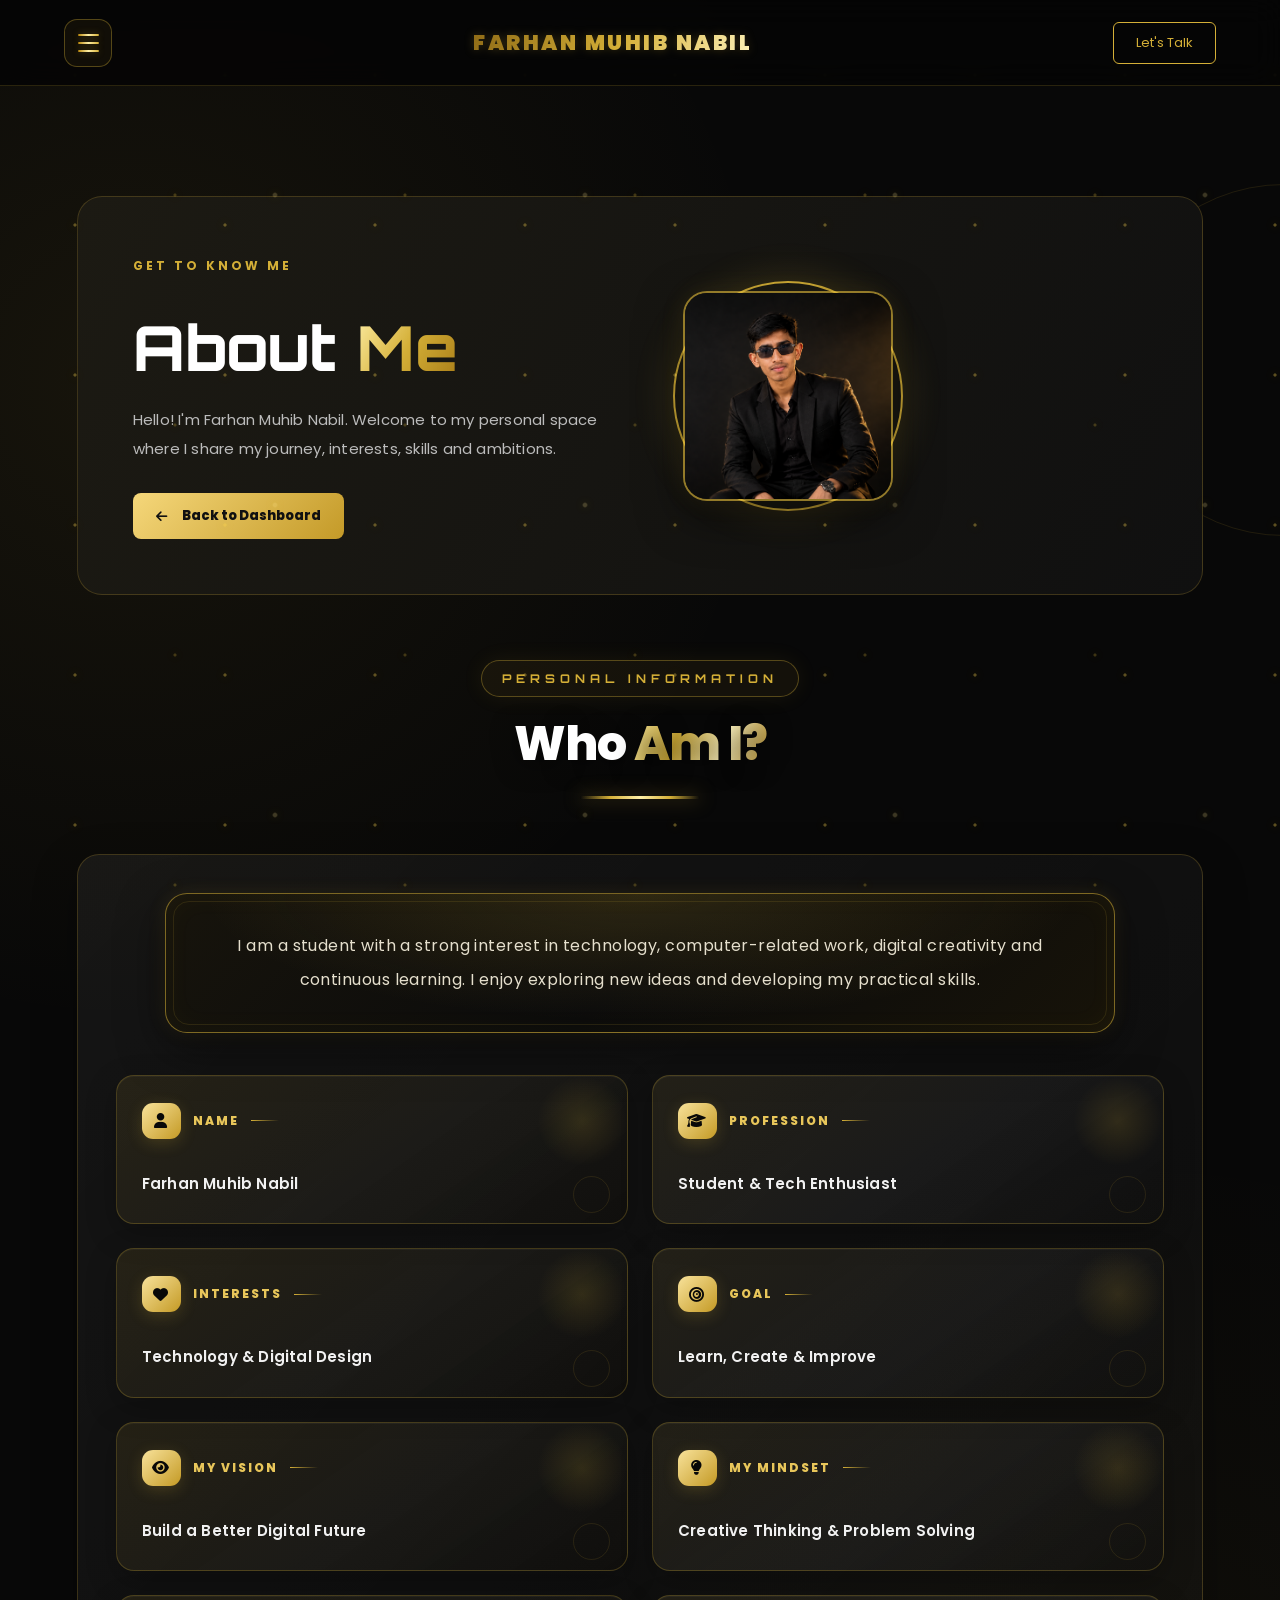
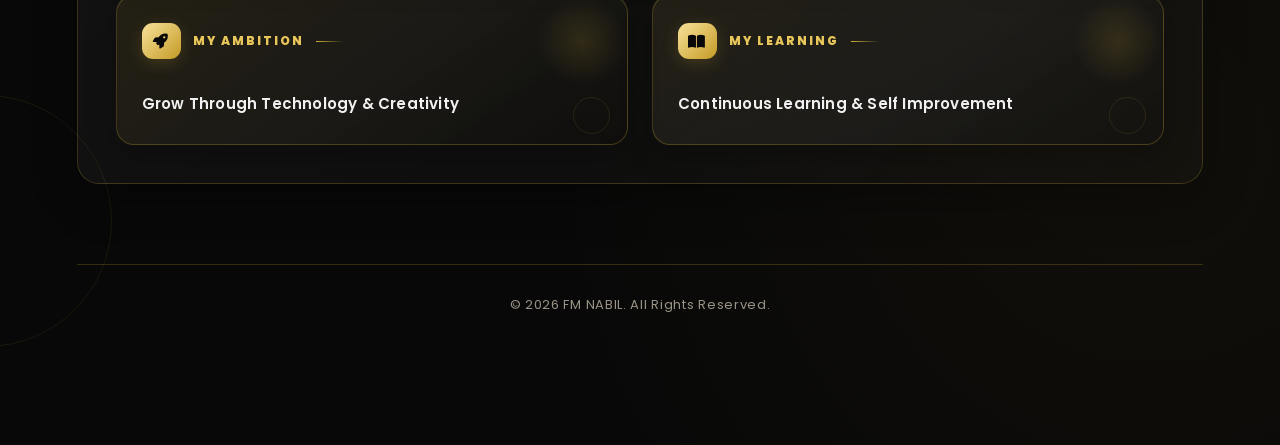
<file: about.html>
<!DOCTYPE html>
<html lang="en">
<head>
    <meta charset="UTF-8">
    <meta name="viewport" content="width=device-width, initial-scale=1.0">
    <title>About | FM NABIL</title>

    <link rel="stylesheet" href="style.css">

    <link rel="stylesheet"
        href="https://cdnjs.cloudflare.com/ajax/libs/font-awesome/6.5.0/css/all.min.css">
    <link rel="icon" type="image/png" href="assets/logo.png">
    </head>

<body>

    <!-- NAVBAR -->
<header class="navbar">
    <div class="nav-container">

        <button class="menu-toggle" id="menuToggle"
            aria-label="Open navigation menu"
            aria-expanded="false" aria-controls="navMenu">
            <span></span><span></span><span></span>
        </button>

        <a href="index.html" class="animated-brand">
            FARHAN MUHIB NABIL
        </a>

        <nav class="nav-links" id="navMenu">
            <a href="index.html"><i class="fa-solid fa-gauge-high"></i><span>Dashboard</span></a>
            <a href="about.html" class="active"><i class="fa-solid fa-user"></i><span>About</span></a>
            <a href="education.html"><i class="fa-solid fa-graduation-cap"></i><span>Education</span></a>
            <a href="skills.html"><i class="fa-solid fa-code"></i><span>Skills</span></a>
            <a href="projects.html"><i class="fa-solid fa-laptop-code"></i><span>Projects</span></a>
            <a href="achievements.html"><i class="fa-solid fa-trophy"></i><span>Achievements</span></a>
            <a href="portfolio.html"><i class="fa-solid fa-briefcase"></i><span>Portfolio</span></a>
            <a href="certificates.html"><i class="fa-solid fa-certificate"></i><span>Certificates</span></a>
            <a href="contact.html"><i class="fa-solid fa-envelope"></i><span>Contact</span></a>
        </nav>

        <a href="contact.html" class="nav-button">Let's Talk</a>
    </div>
</header>

    <!-- ABOUT PAGE -->
    <main class="about-page">

        <section class="about-page-hero">

            <div class="about-page-content">

                <span class="dashboard-tag">
                    GET TO KNOW ME
                </span>

                <h1>
                    About <span>Me</span>
                </h1>

                <p>
                    Hello! I'm Farhan Muhib Nabil.
                    Welcome to my personal space where I share
                    my journey, interests, skills and ambitions.
                </p>

                <a href="index.html" class="dashboard-btn">
                    <i class="fa-solid fa-arrow-left"></i>
                    Back to Dashboard
                </a>

            </div>

            <div class="about-page-image">
                <img src="assets/profile.png"
                    alt="Farhan Muhib Nabil">
            </div>

        </section>

        <section class="about-information">

            <div class="dashboard-section-heading">
                <span>PERSONAL INFORMATION</span>
                <h2>Who <span>Am I?</span></h2>
            </div>

            <div class="about-information-card">

                <p>
                    I am a student with a strong interest in
                    technology, computer-related work,
                    digital creativity and continuous learning.
                    I enjoy exploring new ideas and developing
                    my practical skills.
                </p>


<div class="about-details">

    <!-- CARD 01 -->
    <div>
        <span><i class="fa-solid fa-user"></i> Name</span>
        <strong>Farhan Muhib Nabil</strong>
    </div>

    <!-- CARD 02 -->
    <div>
        <span><i class="fa-solid fa-graduation-cap"></i> Profession</span>
        <strong>Student & Tech Enthusiast</strong>
    </div>

    <!-- CARD 03 -->
    <div>
        <span><i class="fa-solid fa-heart"></i> Interests</span>
        <strong>Technology & Digital Design</strong>
    </div>

    <!-- CARD 04 -->
    <div>
        <span><i class="fa-solid fa-bullseye"></i> Goal</span>
        <strong>Learn, Create & Improve</strong>
    </div>

    <!-- CARD 05 -->
    <div>
        <span><i class="fa-solid fa-eye"></i> My Vision</span>
        <strong>Build a Better Digital Future</strong>
    </div>

    <!-- CARD 06 -->
    <div>
        <span><i class="fa-solid fa-lightbulb"></i> My Mindset</span>
        <strong>Creative Thinking & Problem Solving</strong>
    </div>

    <!-- CARD 07 -->
    <div>
        <span><i class="fa-solid fa-rocket"></i> My Ambition</span>
        <strong>Grow Through Technology & Creativity</strong>
    </div>

    <!-- CARD 08 -->
    <div>
        <span><i class="fa-solid fa-book-open"></i> My Learning</span>
        <strong>Continuous Learning & Self Improvement</strong>
    </div>

</div>

        </section>

        <!-- FOOTER -->
        <footer class="skills-footer">
            <p>
                © 2026 FM NABIL. All Rights Reserved.
            </p>
        </footer>

    </main>

    <script src="script.js"></script>

</body>
</html>
</file>
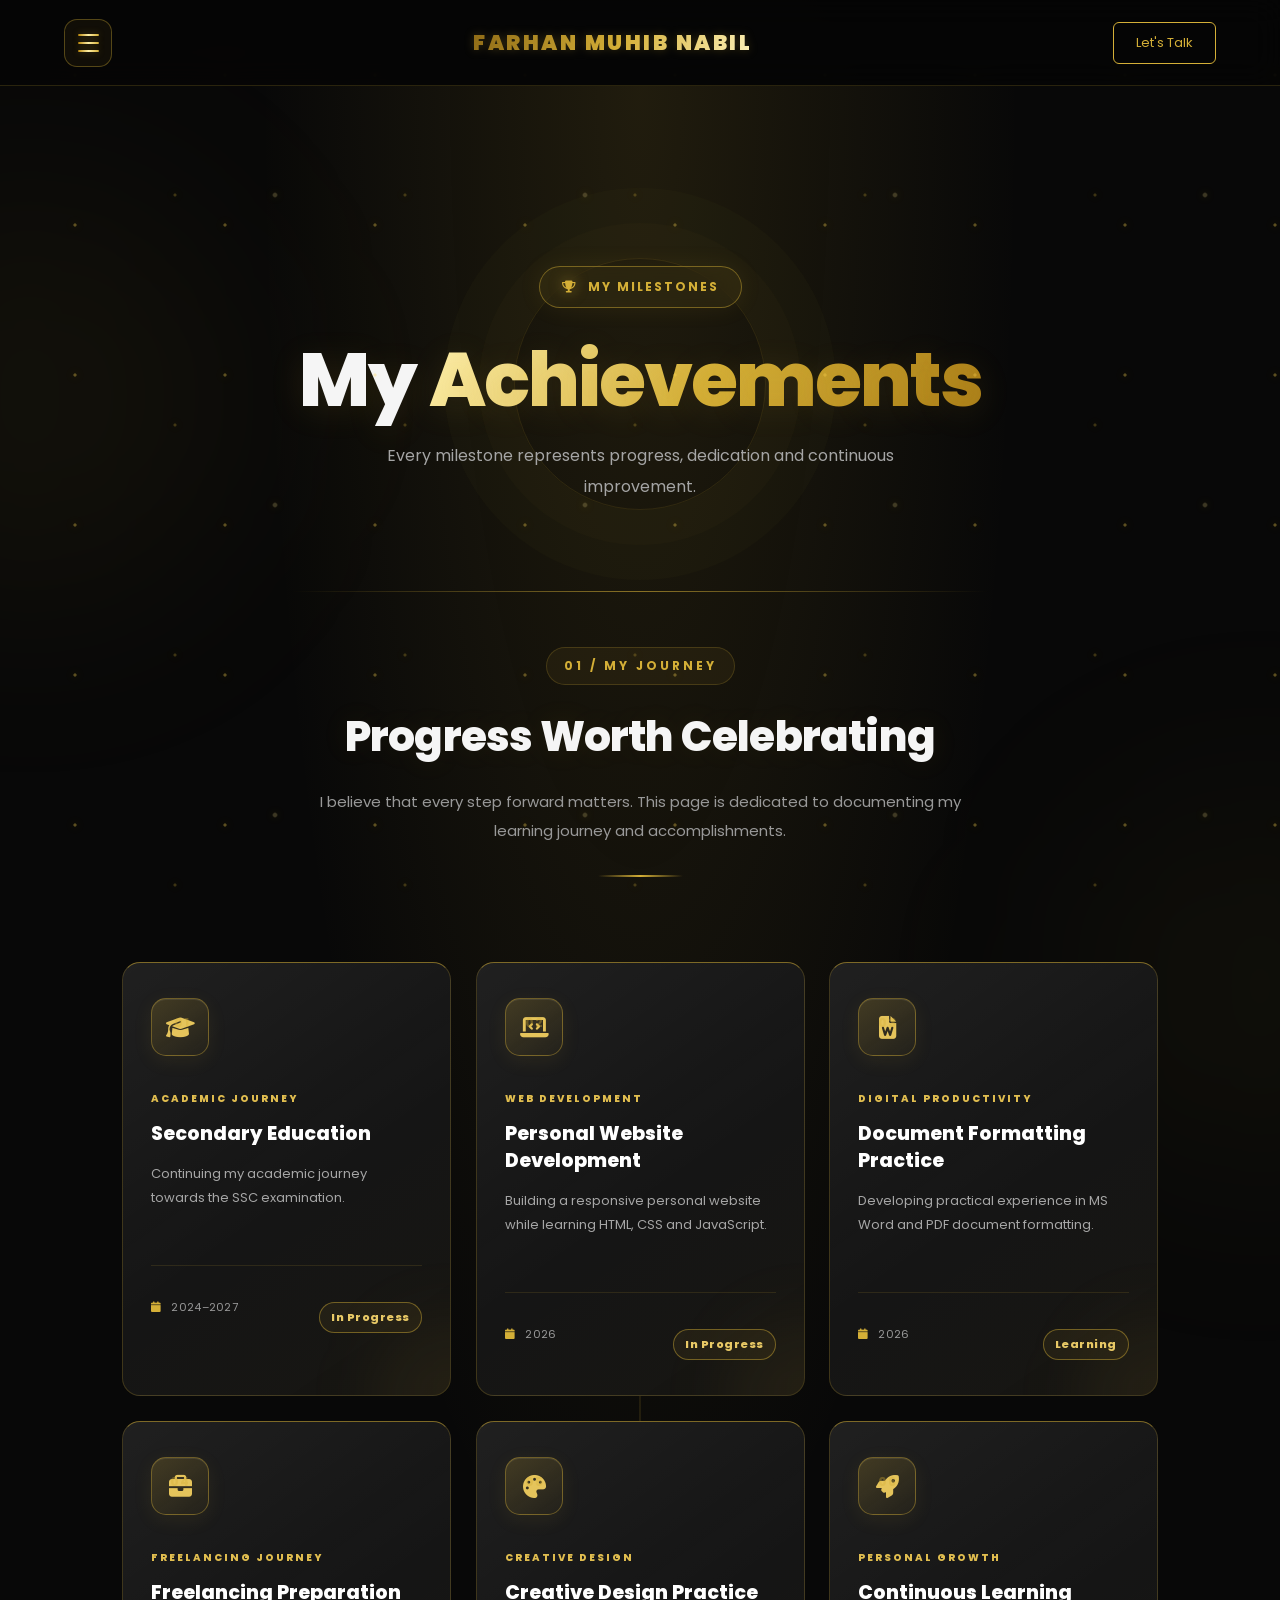
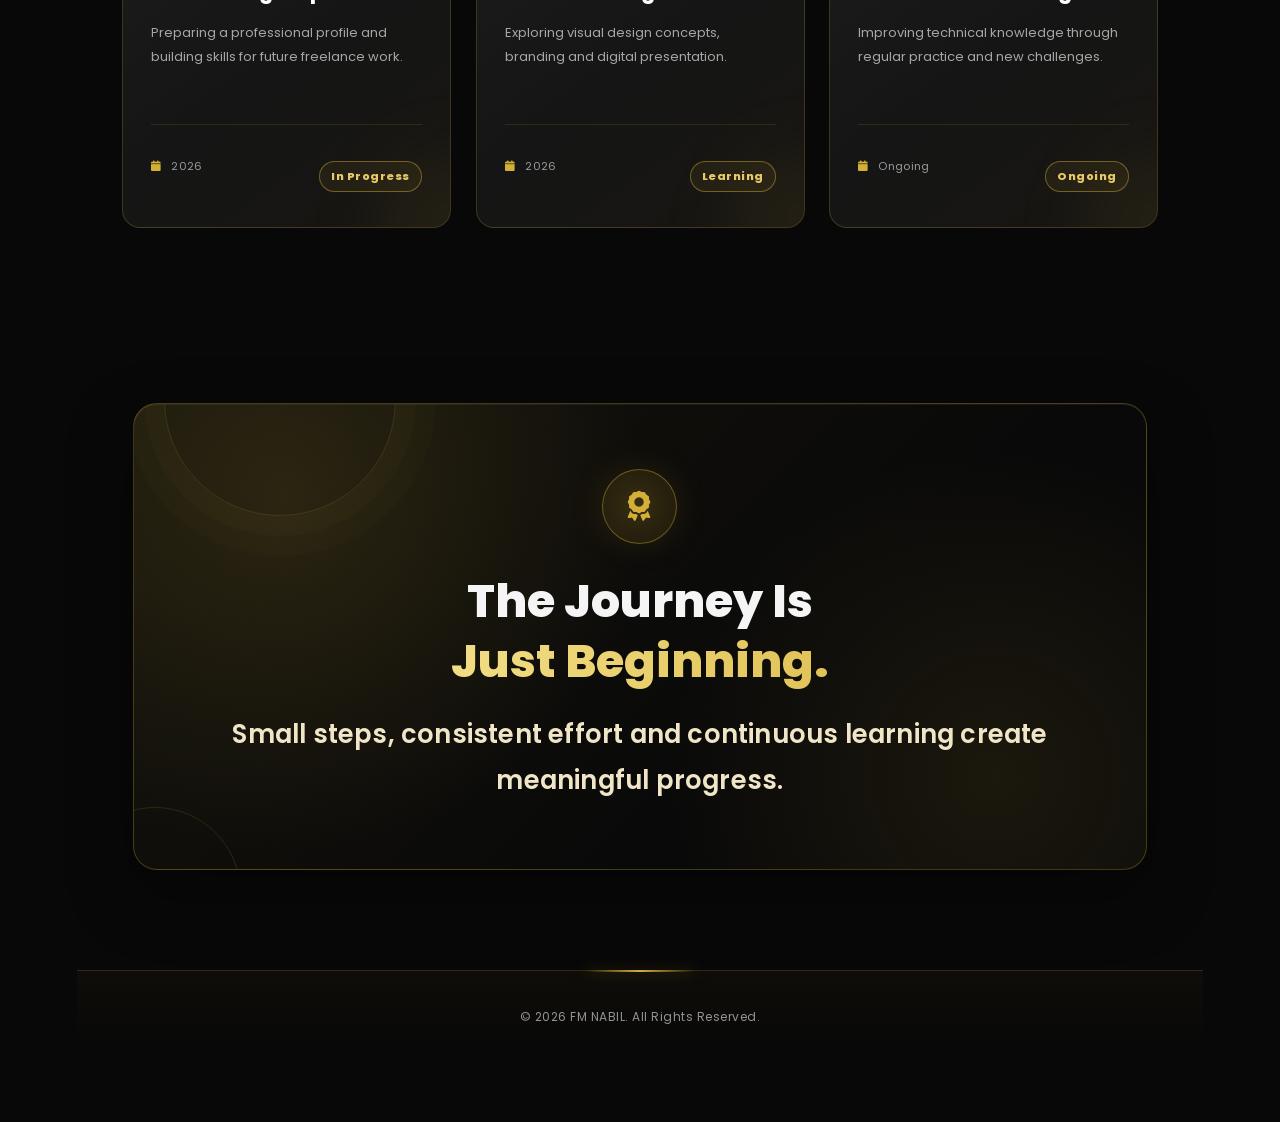
<file: achievements.html>
<!DOCTYPE html>
<html lang="en">
<head>
    <meta charset="UTF-8">
    <meta name="viewport" content="width=device-width, initial-scale=1.0">

    <title>Achievements | FM NABIL</title>

    <link rel="stylesheet" href="style.css">

    <link rel="stylesheet"
        href="https://cdnjs.cloudflare.com/ajax/libs/font-awesome/6.5.0/css/all.min.css">
    <link rel="icon" type="image/png" href="assets/logo.png">
    </head>

<body>

    <!-- NAVBAR -->
    <header class="navbar">
        <div class="nav-container">

            <button class="menu-toggle" id="menuToggle"
                aria-label="Open navigation menu"
                aria-expanded="false">
                <span></span>
                <span></span>
                <span></span>
            </button>

            <a href="index.html" class="animated-brand">
                FARHAN MUHIB NABIL
            </a>


<nav class="nav-links" id="navMenu">

    <a href="index.html">
        <i class="fa-solid fa-gauge-high"></i>
        <span>Dashboard</span>
    </a>

    <a href="about.html">
        <i class="fa-solid fa-user"></i>
        <span>About</span>
    </a>

    <a href="education.html">
        <i class="fa-solid fa-graduation-cap"></i>
        <span>Education</span>
    </a>

    <a href="skills.html" class="active">
        <i class="fa-solid fa-code"></i>
        <span>Skills</span>
    </a>

    <a href="projects.html">
        <i class="fa-solid fa-laptop-code"></i>
        <span>Projects</span>
    </a>

    <a href="achievements.html">
        <i class="fa-solid fa-trophy"></i>
        <span>Achievements</span>
    </a>

    <a href="portfolio.html">
        <i class="fa-solid fa-briefcase"></i>
        <span>Portfolio</span>
    </a>

    <a href="certificates.html">
        <i class="fa-solid fa-certificate"></i>
        <span>Certificates</span>
    </a>

    <a href="contact.html">
        <i class="fa-solid fa-envelope"></i>
        <span>Contact</span>
    </a>

</nav>

            <a href="contact.html" class="nav-button">
                Let's Talk
            </a>

        </div>
    </header>


    <!-- ACHIEVEMENTS PAGE -->
    <main class="achievements-page">

        <!-- HERO -->
        <section class="achievements-hero">

            <span class="achievements-badge">
                <i class="fas fa-trophy"></i>
                MY MILESTONES
            </span>

            <h1>
                My <span>Achievements</span>
            </h1>

            <p>
                Every milestone represents progress,
                dedication and continuous improvement.
            </p>

        </section>


        <!-- INTRO -->
        <section class="achievement-intro">

            <span>01 / MY JOURNEY</span>

            <h2>Progress Worth Celebrating</h2>

            <p>
                I believe that every step forward matters.
                This page is dedicated to documenting my
                learning journey and accomplishments.
            </p>

        </section>


        <!-- ACHIEVEMENT CARDS -->
        <section class="achievements-grid">

            <!-- CARD 1 -->
            <article class="achievement-card">

                <div class="achievement-icon">
                    <i class="fas fa-graduation-cap"></i>
                </div>

                <span class="achievement-category">
                    ACADEMIC JOURNEY
                </span>

                <h3>Secondary Education</h3>

                <p>
                    Continuing my academic journey
                    towards the SSC examination.
                </p>

                <div class="achievement-meta">
                    <span>
                        <i class="fas fa-calendar"></i>
                        2024–2027
                    </span>

                    <span class="achievement-label">
                        In Progress
                    </span>
                </div>

            </article>


            <!-- CARD 2 -->
            <article class="achievement-card">

                <div class="achievement-icon">
                    <i class="fas fa-laptop-code"></i>
                </div>

                <span class="achievement-category">
                    WEB DEVELOPMENT
                </span>

                <h3>Personal Website Development</h3>

                <p>
                    Building a responsive personal website
                    while learning HTML, CSS and JavaScript.
                </p>

                <div class="achievement-meta">
                    <span>
                        <i class="fas fa-calendar"></i>
                        2026
                    </span>

                    <span class="achievement-label">
                        In Progress
                    </span>
                </div>

            </article>


            <!-- CARD 3 -->
            <article class="achievement-card">

                <div class="achievement-icon">
                    <i class="fas fa-file-word"></i>
                </div>

                <span class="achievement-category">
                    DIGITAL PRODUCTIVITY
                </span>

                <h3>Document Formatting Practice</h3>

                <p>
                    Developing practical experience
                    in MS Word and PDF document formatting.
                </p>

                <div class="achievement-meta">
                    <span>
                        <i class="fas fa-calendar"></i>
                        2026
                    </span>

                    <span class="achievement-label">
                        Learning
                    </span>
                </div>

            </article>


            <!-- CARD 4 -->
            <article class="achievement-card">

                <div class="achievement-icon">
                    <i class="fas fa-briefcase"></i>
                </div>

                <span class="achievement-category">
                    FREELANCING JOURNEY
                </span>

                <h3>Freelancing Preparation</h3>

                <p>
                    Preparing a professional profile
                    and building skills for future freelance work.
                </p>

                <div class="achievement-meta">
                    <span>
                        <i class="fas fa-calendar"></i>
                        2026
                    </span>

                    <span class="achievement-label">
                        In Progress
                    </span>
                </div>

            </article>


            <!-- CARD 5 -->
            <article class="achievement-card">

                <div class="achievement-icon">
                    <i class="fas fa-palette"></i>
                </div>

                <span class="achievement-category">
                    CREATIVE DESIGN
                </span>

                <h3>Creative Design Practice</h3>

                <p>
                    Exploring visual design concepts,
                    branding and digital presentation.
                </p>

                <div class="achievement-meta">
                    <span>
                        <i class="fas fa-calendar"></i>
                        2026
                    </span>

                    <span class="achievement-label">
                        Learning
                    </span>
                </div>

            </article>


            <!-- CARD 6 -->
            <article class="achievement-card">

                <div class="achievement-icon">
                    <i class="fas fa-rocket"></i>
                </div>

                <span class="achievement-category">
                    PERSONAL GROWTH
                </span>

                <h3>Continuous Learning</h3>

                <p>
                    Improving technical knowledge
                    through regular practice and new challenges.
                </p>

                <div class="achievement-meta">
                    <span>
                        <i class="fas fa-calendar"></i>
                        Ongoing
                    </span>

                    <span class="achievement-label">
                        Ongoing
                    </span>
                </div>

            </article>

        </section>


        <!-- MOTIVATION SECTION -->
        <section class="achievement-quote">

            <div class="quote-icon">
                <i class="fas fa-award"></i>
            </div>

            <h2>
                The Journey Is
                <span>Just Beginning.</span>
            </h2>

            <p>
                Small steps, consistent effort
                and continuous learning create meaningful progress.
            </p>

        </section>


        <!-- FOOTER -->
        <footer class="achievements-footer">
            <p>© 2026 FM NABIL. All Rights Reserved.</p>
        </footer>

    </main>


    <script src="script.js"></script>

</body>
</html>
</file>
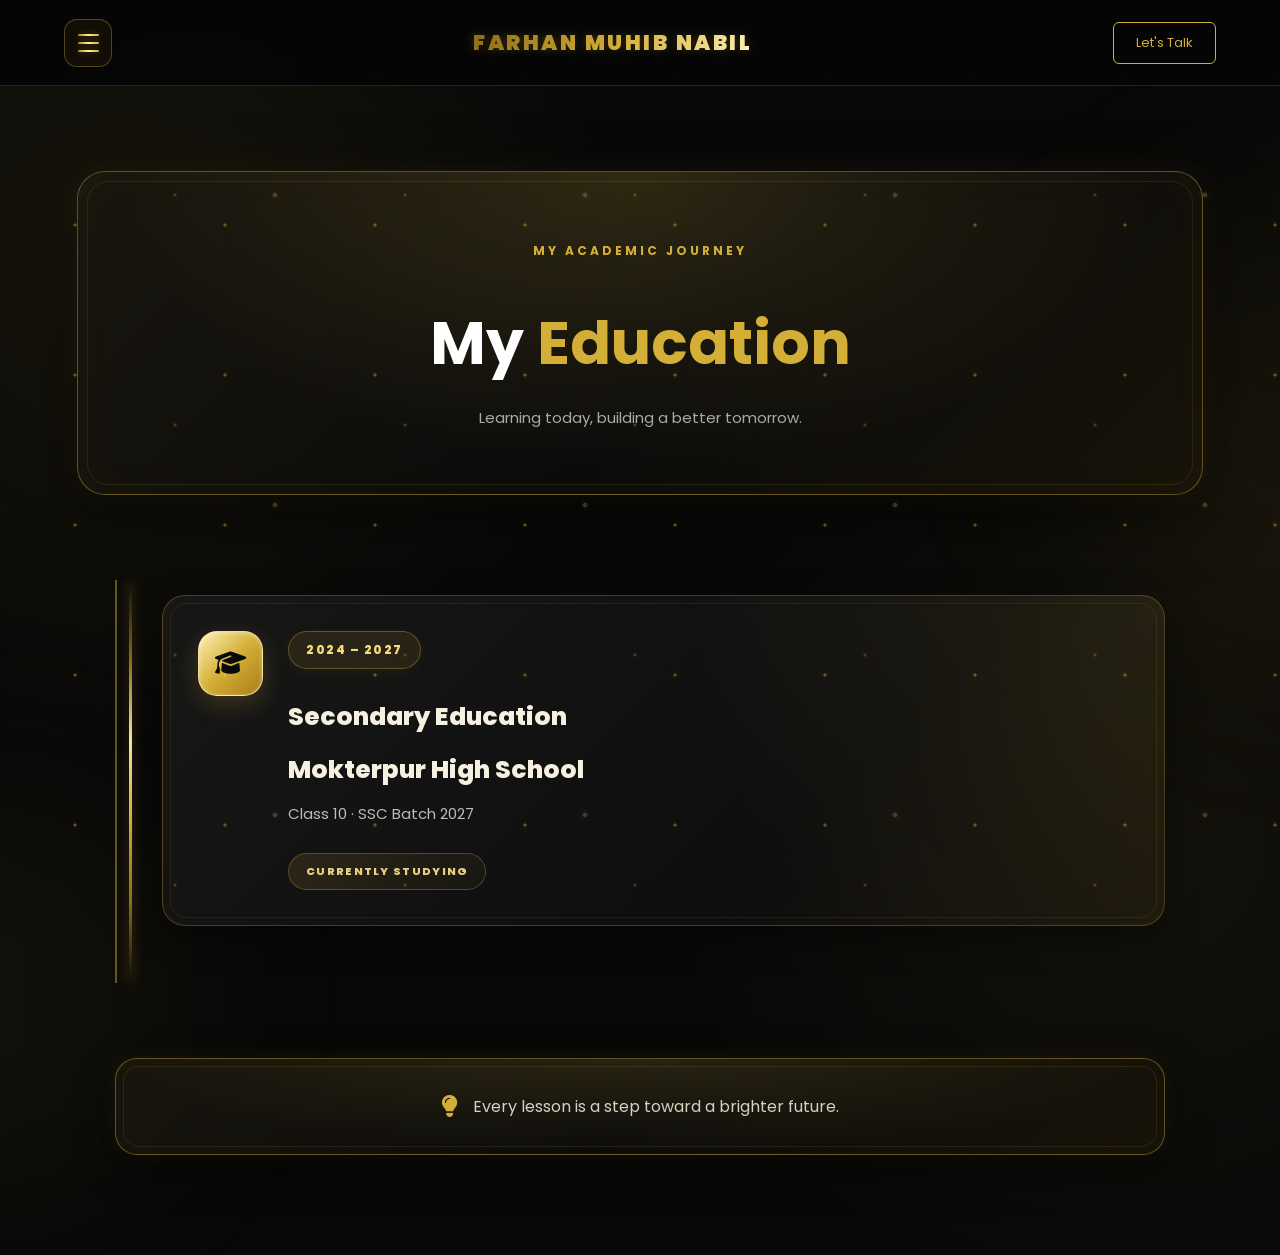
<file: education.html>
<!DOCTYPE html>
<html lang="en">
<head>
    <meta charset="UTF-8">
    <meta name="viewport" content="width=device-width, initial-scale=1.0">
    <title>Education | FM NABIL</title>
    <link rel="stylesheet" href="style.css">
    <link rel="stylesheet" href="https://cdnjs.cloudflare.com/ajax/libs/font-awesome/6.5.0/css/all.min.css">
    <link rel="icon" type="image/png" href="assets/logo.png">
</head>
<body>

    <!-- NAVBAR -->
<header class="navbar">
    <div class="nav-container">

        <button class="menu-toggle" id="menuToggle"
            aria-label="Open navigation menu"
            aria-expanded="false" aria-controls="navMenu">
            <span></span><span></span><span></span>
        </button>

        <a href="index.html" class="animated-brand">
            FARHAN MUHIB NABIL
        </a>

        <nav class="nav-links" id="navMenu">
            <a href="index.html"><i class="fa-solid fa-gauge-high"></i><span>Dashboard</span></a>
            <a href="about.html"><i class="fa-solid fa-user"></i><span>About</span></a>
            <a href="education.html" class="active"><i class="fa-solid fa-graduation-cap"></i><span>Education</span></a>
            <a href="skills.html"><i class="fa-solid fa-code"></i><span>Skills</span></a>
            <a href="projects.html"><i class="fa-solid fa-laptop-code"></i><span>Projects</span></a>
            <a href="achievements.html"><i class="fa-solid fa-trophy"></i><span>Achievements</span></a>
            <a href="portfolio.html"><i class="fa-solid fa-briefcase"></i><span>Portfolio</span></a>
            <a href="certificates.html"><i class="fa-solid fa-certificate"></i><span>Certificates</span></a>
            <a href="contact.html"><i class="fa-solid fa-envelope"></i><span>Contact</span></a>
        </nav>

        <a href="contact.html" class="nav-button">Let's Talk</a>
    </div>
</header>

<main class="education-page">

    <section class="education-hero">
        <span class="dashboard-tag">MY ACADEMIC JOURNEY</span>
        <h1>My <span>Education</span></h1>
        <p>Learning today, building a better tomorrow.</p>
    </section>

    <section class="education-timeline">

        <div class="education-card">
            <div class="education-icon">
                <i class="fa-solid fa-graduation-cap"></i>
            </div>

            <div class="education-content">
                <span class="education-year">2024 – 2027</span>
                <h2>Secondary Education</h2>
                <h3>Mokterpur High School</h3>
                <p>Class 10 · SSC Batch 2027</p>
                <span class="education-status">Currently Studying</span>
            </div>
        </div>

    </section>

    <section class="education-note">
        <i class="fa-solid fa-lightbulb"></i>
        <p>Every lesson is a step toward a brighter future.</p>
    </section>

</main>

<script src="script.js"></script>
</body>
</html>
</file>
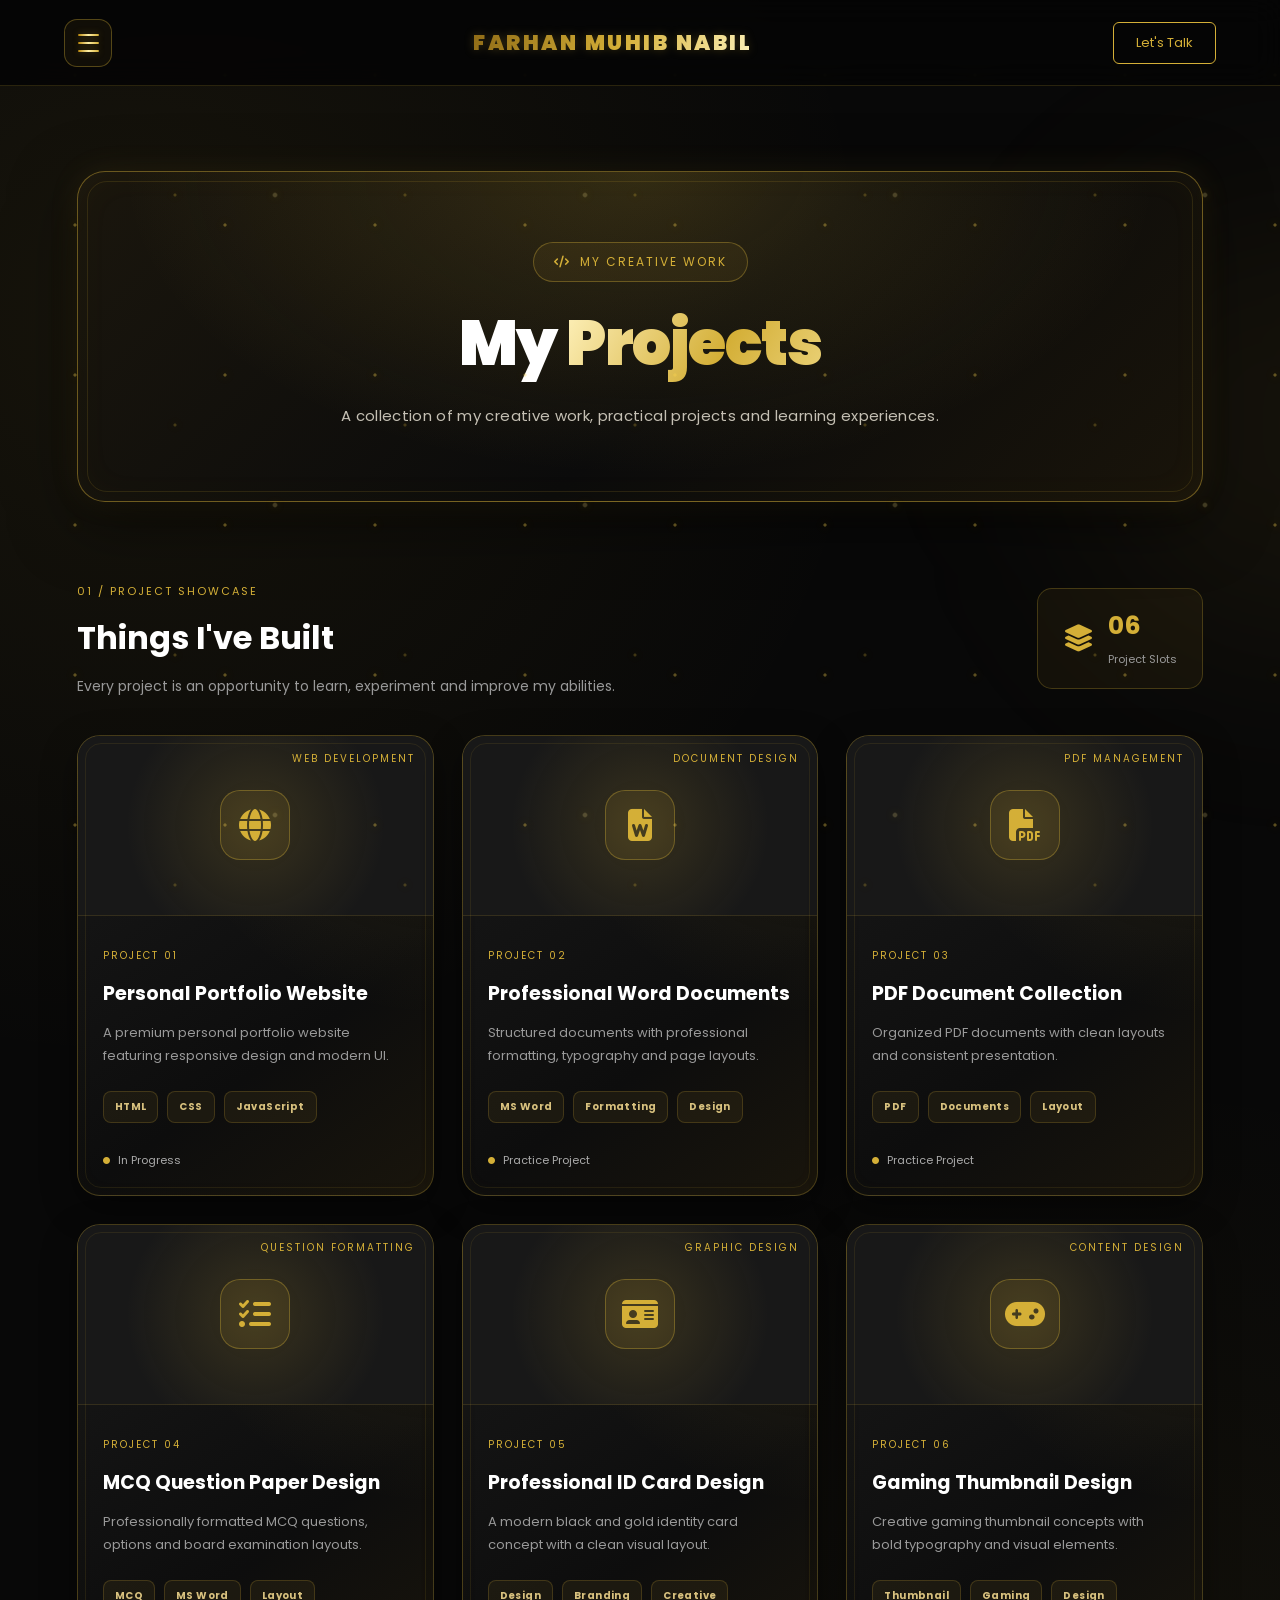
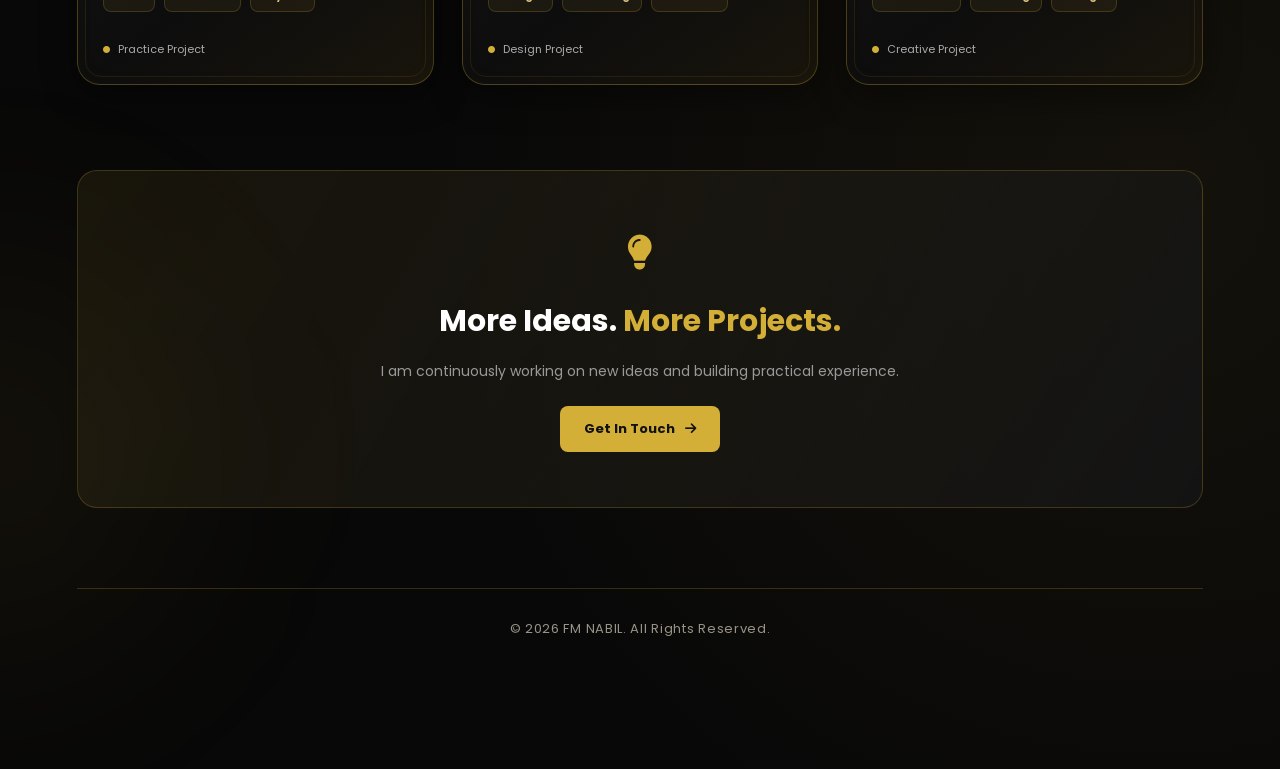
<file: projects.html>
<!DOCTYPE html>
<html lang="en">
<head>
    <meta charset="UTF-8">
    <meta name="viewport" content="width=device-width, initial-scale=1.0">

    <title>My Projects | FM NABIL</title>

    <link rel="stylesheet" href="style.css">

    <link rel="stylesheet"
        href="https://cdnjs.cloudflare.com/ajax/libs/font-awesome/6.5.0/css/all.min.css">
    <link rel="icon" type="image/png" href="assets/logo.png">
    </head>

<body>

    <!-- NAVBAR -->
    <header class="navbar">
        <div class="nav-container">

            <button class="menu-toggle" id="menuToggle"
                aria-label="Open navigation menu"
                aria-expanded="false">
                <span></span>
                <span></span>
                <span></span>
            </button>

            <a href="index.html" class="animated-brand">
                FARHAN MUHIB NABIL
            </a>


<nav class="nav-links" id="navMenu">

    <a href="index.html">
        <i class="fa-solid fa-gauge-high"></i>
        <span>Dashboard</span>
    </a>

    <a href="about.html">
        <i class="fa-solid fa-user"></i>
        <span>About</span>
    </a>

    <a href="education.html">
        <i class="fa-solid fa-graduation-cap"></i>
        <span>Education</span>
    </a>

    <a href="skills.html" class="active">
        <i class="fa-solid fa-code"></i>
        <span>Skills</span>
    </a>

    <a href="projects.html">
        <i class="fa-solid fa-laptop-code"></i>
        <span>Projects</span>
    </a>

    <a href="achievements.html">
        <i class="fa-solid fa-trophy"></i>
        <span>Achievements</span>
    </a>

    <a href="portfolio.html">
        <i class="fa-solid fa-briefcase"></i>
        <span>Portfolio</span>
    </a>

    <a href="certificates.html">
        <i class="fa-solid fa-certificate"></i>
        <span>Certificates</span>
    </a>

    <a href="contact.html">
        <i class="fa-solid fa-envelope"></i>
        <span>Contact</span>
    </a>

</nav>

            <a href="contact.html" class="nav-button">
                Let's Talk
            </a>

        </div>
    </header>


    <!-- PROJECTS PAGE -->
    <main class="projects-page">

        <!-- HERO -->
        <section class="projects-hero">

            <span class="projects-badge">
                <i class="fas fa-code"></i>
                MY CREATIVE WORK
            </span>

            <h1>
                My <span>Projects</span>
            </h1>

            <p>
                A collection of my creative work,
                practical projects and learning experiences.
            </p>

        </section>


        <!-- PROJECT INTRO -->
        <section class="projects-intro">

            <div>
                <span>01 / PROJECT SHOWCASE</span>
                <h2>Things I've Built</h2>
                <p>
                    Every project is an opportunity to learn,
                    experiment and improve my abilities.
                </p>
            </div>

            <div class="projects-count">
                <i class="fas fa-layer-group"></i>
                <div>
                    <strong>06</strong>
                    <span>Project Slots</span>
                </div>
            </div>

        </section>


        <!-- PROJECT GRID -->
        <section class="projects-grid">

            <!-- PROJECT 1 -->
            <article class="project-card">

                <div class="project-preview">
                    <div class="project-preview-icon">
                        <i class="fas fa-globe"></i>
                    </div>
                    <span>WEB DEVELOPMENT</span>
                </div>

                <div class="project-card-content">
                    <span class="project-number">PROJECT 01</span>

                    <h3>Personal Portfolio Website</h3>

                    <p>
                        A premium personal portfolio website
                        featuring responsive design and modern UI.
                    </p>

                    <div class="project-tags">
                        <span>HTML</span>
                        <span>CSS</span>
                        <span>JavaScript</span>
                    </div>

                    <span class="project-status">
                        <i class="fas fa-circle"></i>
                        In Progress
                    </span>
                </div>

            </article>


            <!-- PROJECT 2 -->
            <article class="project-card">

                <div class="project-preview">
                    <div class="project-preview-icon">
                        <i class="fas fa-file-word"></i>
                    </div>
                    <span>DOCUMENT DESIGN</span>
                </div>

                <div class="project-card-content">
                    <span class="project-number">PROJECT 02</span>

                    <h3>Professional Word Documents</h3>

                    <p>
                        Structured documents with professional
                        formatting, typography and page layouts.
                    </p>

                    <div class="project-tags">
                        <span>MS Word</span>
                        <span>Formatting</span>
                        <span>Design</span>
                    </div>

                    <span class="project-status">
                        <i class="fas fa-circle"></i>
                        Practice Project
                    </span>
                </div>

            </article>


            <!-- PROJECT 3 -->
            <article class="project-card">

                <div class="project-preview">
                    <div class="project-preview-icon">
                        <i class="fas fa-file-pdf"></i>
                    </div>
                    <span>PDF MANAGEMENT</span>
                </div>

                <div class="project-card-content">
                    <span class="project-number">PROJECT 03</span>

                    <h3>PDF Document Collection</h3>

                    <p>
                        Organized PDF documents with clean
                        layouts and consistent presentation.
                    </p>

                    <div class="project-tags">
                        <span>PDF</span>
                        <span>Documents</span>
                        <span>Layout</span>
                    </div>

                    <span class="project-status">
                        <i class="fas fa-circle"></i>
                        Practice Project
                    </span>
                </div>

            </article>


            <!-- PROJECT 4 -->
            <article class="project-card">

                <div class="project-preview">
                    <div class="project-preview-icon">
                        <i class="fas fa-list-check"></i>
                    </div>
                    <span>QUESTION FORMATTING</span>
                </div>

                <div class="project-card-content">
                    <span class="project-number">PROJECT 04</span>

                    <h3>MCQ Question Paper Design</h3>

                    <p>
                        Professionally formatted MCQ questions,
                        options and board examination layouts.
                    </p>

                    <div class="project-tags">
                        <span>MCQ</span>
                        <span>MS Word</span>
                        <span>Layout</span>
                    </div>

                    <span class="project-status">
                        <i class="fas fa-circle"></i>
                        Practice Project
                    </span>
                </div>

            </article>


            <!-- PROJECT 5 -->
            <article class="project-card">

                <div class="project-preview">
                    <div class="project-preview-icon">
                        <i class="fas fa-id-card"></i>
                    </div>
                    <span>GRAPHIC DESIGN</span>
                </div>

                <div class="project-card-content">
                    <span class="project-number">PROJECT 05</span>

                    <h3>Professional ID Card Design</h3>

                    <p>
                        A modern black and gold identity card
                        concept with a clean visual layout.
                    </p>

                    <div class="project-tags">
                        <span>Design</span>
                        <span>Branding</span>
                        <span>Creative</span>
                    </div>

                    <span class="project-status">
                        <i class="fas fa-circle"></i>
                        Design Project
                    </span>
                </div>

            </article>


            <!-- PROJECT 6 -->
            <article class="project-card">

                <div class="project-preview">
                    <div class="project-preview-icon">
                        <i class="fas fa-gamepad"></i>
                    </div>
                    <span>CONTENT DESIGN</span>
                </div>

                <div class="project-card-content">
                    <span class="project-number">PROJECT 06</span>

                    <h3>Gaming Thumbnail Design</h3>

                    <p>
                        Creative gaming thumbnail concepts
                        with bold typography and visual elements.
                    </p>

                    <div class="project-tags">
                        <span>Thumbnail</span>
                        <span>Gaming</span>
                        <span>Design</span>
                    </div>

                    <span class="project-status">
                        <i class="fas fa-circle"></i>
                        Creative Project
                    </span>
                </div>

            </article>

        </section>


        <!-- PROJECT MESSAGE -->
        <section class="projects-message">

            <div class="projects-message-icon">
                <i class="fas fa-lightbulb"></i>
            </div>

            <h2>
                More Ideas.
                <span>More Projects.</span>
            </h2>

            <p>
                I am continuously working on new ideas
                and building practical experience.
            </p>

            <a href="contact.html">
                Get In Touch
                <i class="fas fa-arrow-right"></i>
            </a>

        </section>


        <!-- FOOTER -->
        <footer class="projects-footer">
            <p>© 2026 FM NABIL. All Rights Reserved.</p>
        </footer>

    </main>


    <script src="script.js"></script>

</body>
</html>
</file>
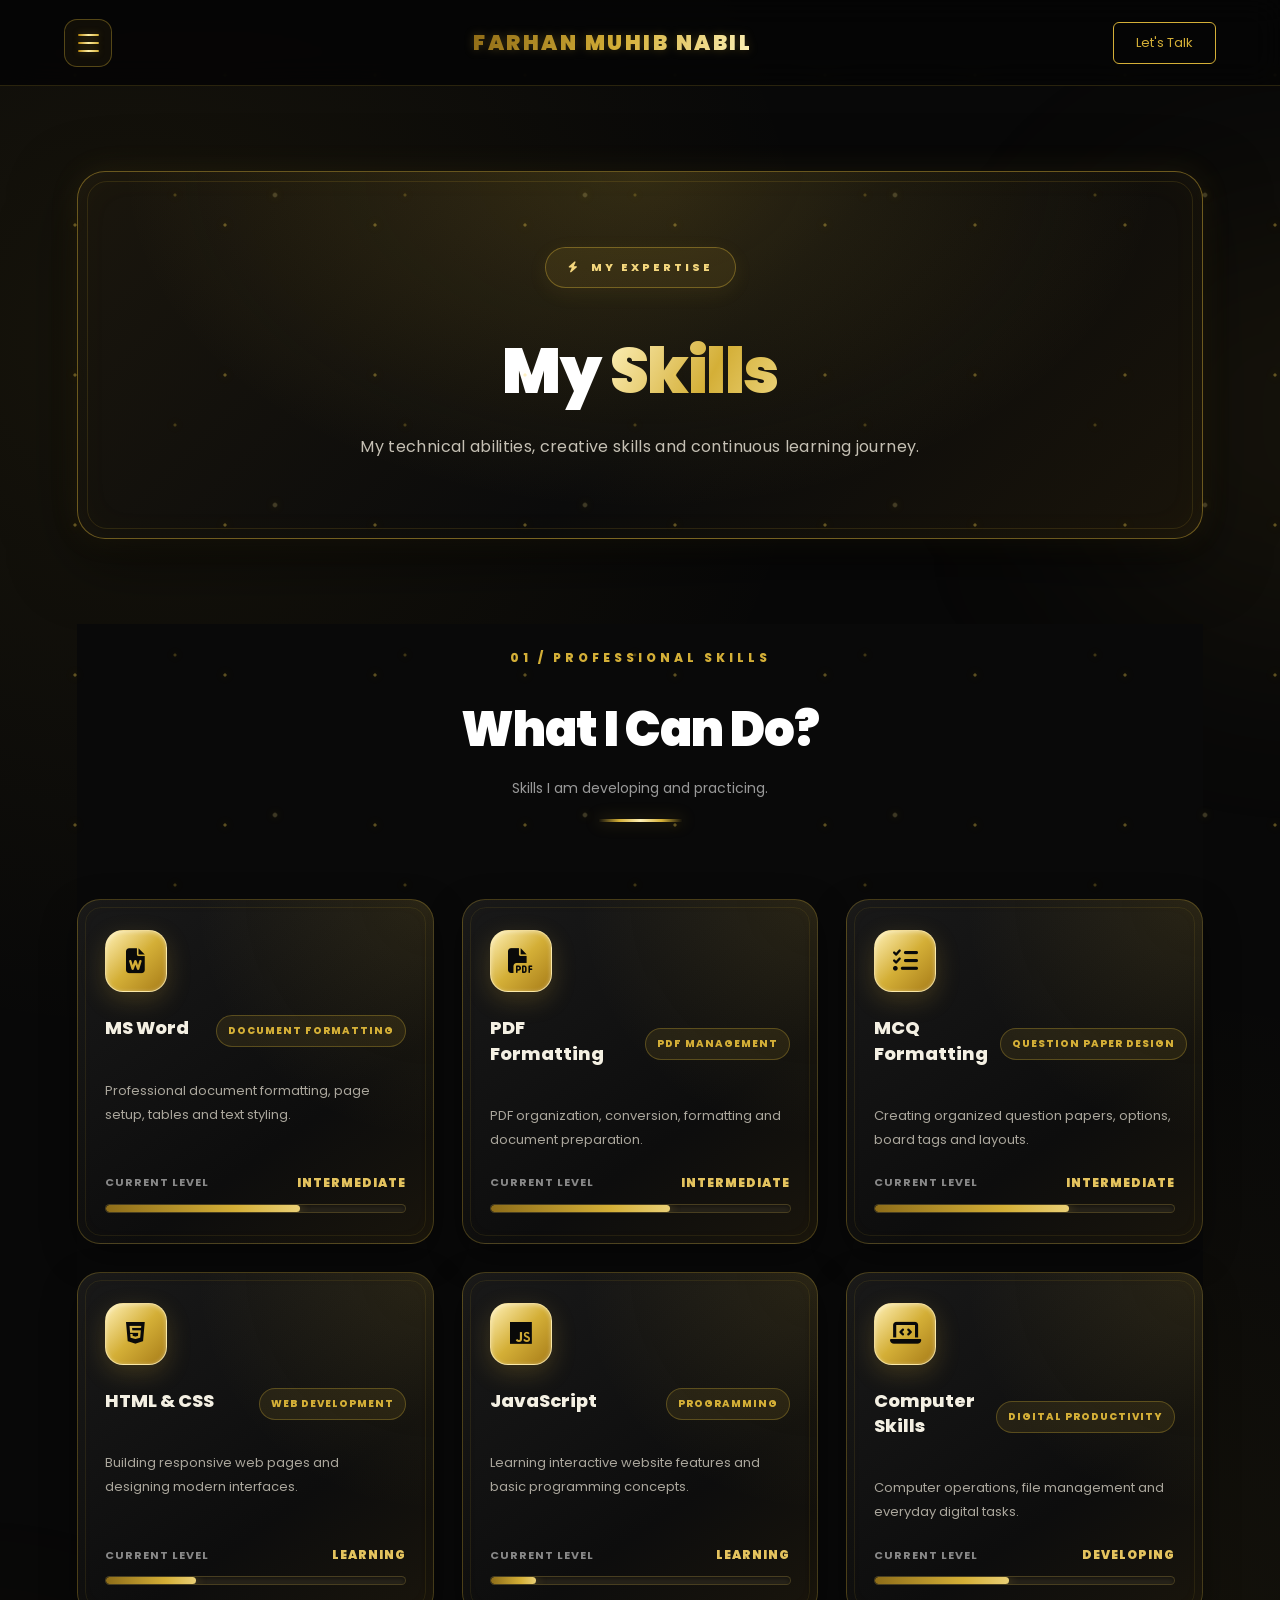
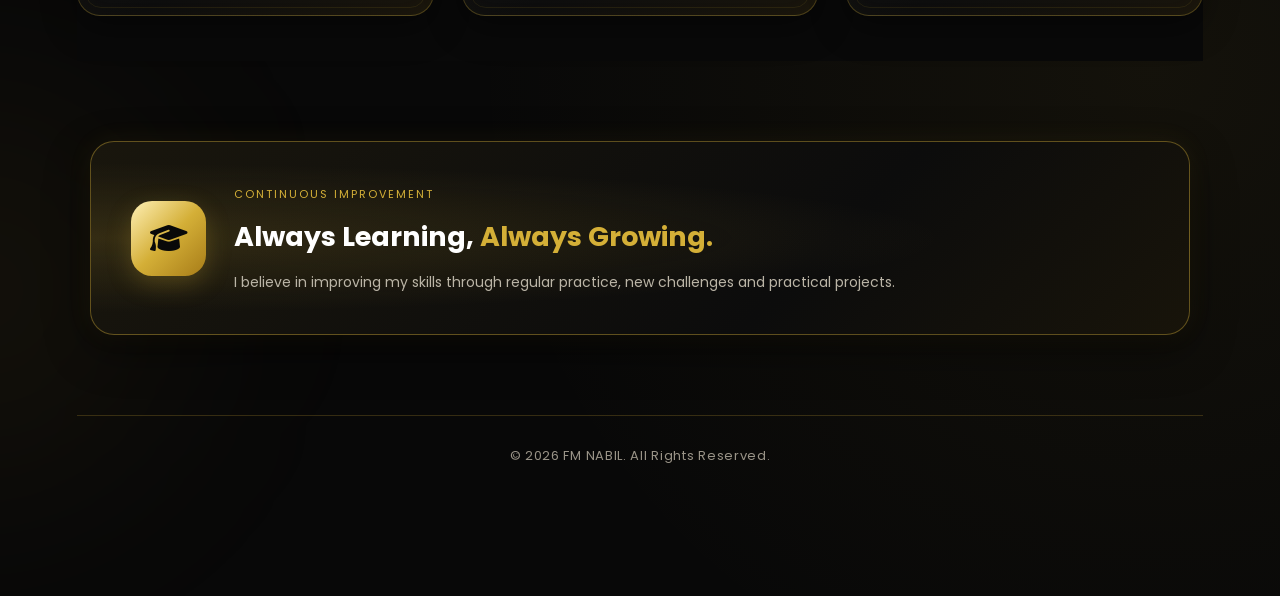
<file: skills.html>
<!DOCTYPE html>
<html lang="en">
<head>
    <meta charset="UTF-8">
    <meta name="viewport" content="width=device-width, initial-scale=1.0">

    <title>My Skills | FM NABIL</title>

    <link rel="stylesheet" href="style.css">

    <link rel="stylesheet"
        href="https://cdnjs.cloudflare.com/ajax/libs/font-awesome/6.5.0/css/all.min.css">
    <link rel="icon" type="image/png" href="assets/logo.png">
    </head>

<body>

    <!-- NAVBAR -->
    <header class="navbar">
        <div class="nav-container">

            <button class="menu-toggle" id="menuToggle"
                aria-label="Open navigation menu"
                aria-expanded="false">
                <span></span>
                <span></span>
                <span></span>
            </button>

            <a href="index.html" class="animated-brand">
                FARHAN MUHIB NABIL
            </a>


<nav class="nav-links" id="navMenu">

    <a href="index.html">
        <i class="fa-solid fa-gauge-high"></i>
        <span>Dashboard</span>
    </a>

    <a href="about.html">
        <i class="fa-solid fa-user"></i>
        <span>About</span>
    </a>

    <a href="education.html">
        <i class="fa-solid fa-graduation-cap"></i>
        <span>Education</span>
    </a>

    <a href="skills.html" class="active">
        <i class="fa-solid fa-code"></i>
        <span>Skills</span>
    </a>

    <a href="projects.html">
        <i class="fa-solid fa-laptop-code"></i>
        <span>Projects</span>
    </a>

    <a href="achievements.html">
        <i class="fa-solid fa-trophy"></i>
        <span>Achievements</span>
    </a>

    <a href="portfolio.html">
        <i class="fa-solid fa-briefcase"></i>
        <span>Portfolio</span>
    </a>

    <a href="certificates.html">
        <i class="fa-solid fa-certificate"></i>
        <span>Certificates</span>
    </a>

    <a href="contact.html">
        <i class="fa-solid fa-envelope"></i>
        <span>Contact</span>
    </a>

</nav>

            <a href="contact.html" class="nav-button">
                Let's Talk
            </a>

        </div>
    </header>


    <!-- SKILLS PAGE -->
    <main class="skills-page">

        <!-- HERO -->
        <section class="skills-hero">

            <span class="skills-badge">
                <i class="fas fa-bolt"></i>
                MY EXPERTISE
            </span>

            <h1>
                My <span>Skills</span>
            </h1>

            <p>
                My technical abilities, creative skills and
                continuous learning journey.
            </p>

        </section>


        <!-- SKILLS CATEGORY -->
        <section class="skills-section">

            <div class="skills-section-heading">
                <span>01 / PROFESSIONAL SKILLS</span>
                <h2>What I Can Do?</h2>
                <p>Skills I am developing and practicing.</p>
            </div>


            <div class="skills-grid">

                <!-- MS WORD -->
                <div class="skill-card">

                    <div class="skill-icon">
                        <i class="fas fa-file-word"></i>
                    </div>

                    <div class="skill-info">
                        <h3>MS Word</h3>
                        <span>Document Formatting</span>
                    </div>

                    <p>
                        Professional document formatting,
                        page setup, tables and text styling.
                    </p>

                    <div class="skill-level">
                        <span>Current Level</span>
                        <span>Intermediate</span>
                    </div>

                    <div class="skill-progress">
                        <div class="skill-progress-bar word-progress"></div>
                    </div>

                </div>


                <!-- PDF -->
                <div class="skill-card">

                    <div class="skill-icon">
                        <i class="fas fa-file-pdf"></i>
                    </div>

                    <div class="skill-info">
                        <h3>PDF Formatting</h3>
                        <span>PDF Management</span>
                    </div>

                    <p>
                        PDF organization, conversion,
                        formatting and document preparation.
                    </p>

                    <div class="skill-level">
                        <span>Current Level</span>
                        <span>Intermediate</span>
                    </div>

                    <div class="skill-progress">
                        <div class="skill-progress-bar pdf-progress"></div>
                    </div>

                </div>


                <!-- MCQ -->
                <div class="skill-card">

                    <div class="skill-icon">
                        <i class="fas fa-list-check"></i>
                    </div>

                    <div class="skill-info">
                        <h3>MCQ Formatting</h3>
                        <span>Question Paper Design</span>
                    </div>

                    <p>
                        Creating organized question papers,
                        options, board tags and layouts.
                    </p>

                    <div class="skill-level">
                        <span>Current Level</span>
                        <span>Intermediate</span>
                    </div>

                    <div class="skill-progress">
                        <div class="skill-progress-bar mcq-progress"></div>
                    </div>

                </div>


                <!-- HTML -->
                <div class="skill-card">

                    <div class="skill-icon">
                        <i class="fab fa-html5"></i>
                    </div>

                    <div class="skill-info">
                        <h3>HTML & CSS</h3>
                        <span>Web Development</span>
                    </div>

                    <p>
                        Building responsive web pages
                        and designing modern interfaces.
                    </p>

                    <div class="skill-level">
                        <span>Current Level</span>
                        <span>Learning</span>
                    </div>

                    <div class="skill-progress">
                        <div class="skill-progress-bar web-progress"></div>
                    </div>

                </div>


                <!-- JAVASCRIPT -->
                <div class="skill-card">

                    <div class="skill-icon">
                        <i class="fab fa-js"></i>
                    </div>

                    <div class="skill-info">
                        <h3>JavaScript</h3>
                        <span>Programming</span>
                    </div>

                    <p>
                        Learning interactive website features
                        and basic programming concepts.
                    </p>

                    <div class="skill-level">
                        <span>Current Level</span>
                        <span>Learning</span>
                    </div>

                    <div class="skill-progress">
                        <div class="skill-progress-bar js-progress"></div>
                    </div>

                </div>


                <!-- COMPUTER -->
                <div class="skill-card">

                    <div class="skill-icon">
                        <i class="fas fa-laptop-code"></i>
                    </div>

                    <div class="skill-info">
                        <h3>Computer Skills</h3>
                        <span>Digital Productivity</span>
                    </div>

                    <p>
                        Computer operations, file management
                        and everyday digital tasks.
                    </p>

                    <div class="skill-level">
                        <span>Current Level</span>
                        <span>Developing</span>
                    </div>

                    <div class="skill-progress">
                        <div class="skill-progress-bar computer-progress"></div>
                    </div>

                </div>

            </div>

        </section>


        <!-- LEARNING SECTION -->
        <section class="skills-learning">

            <div class="learning-icon">
                <i class="fas fa-graduation-cap"></i>
            </div>

            <div class="learning-content">
                <span>CONTINUOUS IMPROVEMENT</span>

                <h2>
                    Always Learning,
                    <span>Always Growing.</span>
                </h2>

                <p>
                    I believe in improving my skills through
                    regular practice, new challenges and
                    practical projects.
                </p>
            </div>

        </section>


        <!-- FOOTER -->
        <footer class="skills-footer">
            <p>
                © 2026 FM NABIL. All Rights Reserved.
            </p>
        </footer>

    </main>


    <script src="script.js"></script>

</body>
</html>
</file>
<file: style.css>
/* =================================
   NABIL'S PORTFOLIO
   PREMIUM BLACK & GOLD NEON THEME
================================= */

@import url('https://fonts.googleapis.com/css2?family=Orbitron:wght@400;500;600;700;800&family=Poppins:wght@300;400;500;600;700;800&display=swap');

/* ROOT VARIABLES */

:root {
    --bg-primary: #050505;
    --bg-secondary: #101010;
    --bg-card: #151515;

    --gold: #D4AF37;
    --gold-light: #FFD700;
    --gold-dark: #9C7918;

    --text-primary: #FFFFFF;
    --text-secondary: #B5B5B5;

    --neon-glow: 0 0 10px #D4AF37,
                 0 0 25px rgba(212,175,55,0.5);

    --transition: all 0.4s ease;
}

/* GLOBAL RESET */

* {
    margin: 0;
    padding: 0;
    box-sizing: border-box;
    scroll-behavior: smooth;
}

body {
    background: var(--bg-primary);
    color: var(--text-primary);
    font-family: 'Poppins', sans-serif;
    overflow-x: hidden;
    min-height: 100vh;
}

/* SELECTION COLOR */

::selection {
    background: var(--gold);
    color: #000;
}

/* GOLD TEXT */

.gold-text {
    color: var(--gold);
    text-shadow: var(--neon-glow);
}

/* GRADIENT TEXT */

.gradient-text {
    background: linear-gradient(
        90deg,
        #9C7918,
        #FFD700,
        #FFF2A0,
        #D4AF37
    );

    -webkit-background-clip: text;
    background-clip: text;
    color: transparent;
}

/* CONTAINER */

.container {
    width: 90%;
    max-width: 1200px;
    margin: auto;
}

/* GOLD BUTTON */

.gold-btn {
    display: inline-block;
    padding: 13px 30px;

    background: linear-gradient(
        135deg,
        #9C7918,
        #FFD700
    );

    color: #000;
    font-weight: 700;
    text-decoration: none;

    border-radius: 8px;
    border: 1px solid var(--gold);

    transition: var(--transition);
    cursor: pointer;
}

.gold-btn:hover {
    transform: translateY(-5px);
    box-shadow: var(--neon-glow);
}

/* DARK BUTTON */

.dark-btn {
    display: inline-block;
    padding: 13px 30px;

    background: transparent;
    color: var(--gold);

    border: 1px solid var(--gold);
    border-radius: 8px;

    text-decoration: none;
    transition: var(--transition);
}

.dark-btn:hover {
    background: var(--gold);
    color: #000;
    box-shadow: var(--neon-glow);
}

/* GLASS CARD */

.glass-card {
    background: rgba(255,255,255,0.03);

    border: 1px solid rgba(212,175,55,0.25);

    border-radius: 15px;
    padding: 25px;

    backdrop-filter: blur(12px);

    transition: var(--transition);
}

.glass-card:hover {
    border-color: var(--gold);
    box-shadow: var(--neon-glow);
    transform: translateY(-7px);
}

/* GOLD DIVIDER */

.gold-line {
    width: 80px;
    height: 3px;

    background: var(--gold);
    box-shadow: var(--neon-glow);

    border-radius: 10px;
}

/* SCROLLBAR */

::-webkit-scrollbar {
    width: 8px;
}

::-webkit-scrollbar-track {
    background: #050505;
}

::-webkit-scrollbar-thumb {
    background: var(--gold-dark);
    border-radius: 10px;
}

::-webkit-scrollbar-thumb:hover {
    background: var(--gold-light);
}

/* RESPONSIVE */

@media (max-width: 768px) {
    .container {
        width: 92%;
    }

    .gold-btn,
    .dark-btn {
        padding: 11px 22px;
    }
}

/* =====================================
   STEP 03 - PREMIUM HERO SECTION
===================================== */

/* BACKGROUND GLOW */

body {
    position: relative;
    background:
        radial-gradient(ellipse at 15% 20%, #171204 0%, transparent 40%),
        radial-gradient(ellipse at 85% 80%, #161005 0%, transparent 40%),
        #050505;
}

.background-glow {
    position: absolute;
    width: 350px;
    height: 350px;
    border-radius: 50%;
    background: rgba(212,175,55,0.12);
    filter: blur(100px);
    pointer-events: none;
    animation: glowMove 7s ease-in-out infinite alternate;
    z-index: -1;
}

.glow-one {
    top: 180px;
    left: -150px;
}

.glow-two {
    top: 400px;
    right: -150px;
    animation-delay: 2s;
}

@keyframes glowMove {
    from {
        transform: translateY(0);
        opacity: 0.5;
    }
    to {
        transform: translateY(100px);
        opacity: 1;
    }
}

/* NAVBAR */

.navbar {
    width: 100%;
    position: sticky;
    top: 0;
    z-index: 1000;
    background: rgba(5,5,5,0.88);
    backdrop-filter: blur(15px);
    border-bottom: 1px solid rgba(212,175,55,0.18);
}

.nav-container {
    width: 90%;
    max-width: 1250px;
    min-height: 85px;
    margin: auto;
    display: flex;
    align-items: center;
    justify-content: space-between;
    gap: 25px;
}

.logo {
    color: #fff;
    font-family: 'Orbitron', sans-serif;
    font-size: 26px;
    font-weight: 800;
    text-decoration: none;
    letter-spacing: 2px;
}

.logo span {
    color: var(--gold-light);
    text-shadow: var(--neon-glow);
}

.nav-links {
    display: flex;
    align-items: center;
    gap: 30px;
}

.nav-links a {
    color: #aaa;
    text-decoration: none;
    font-size: 13px;
    transition: var(--transition);
}

.nav-links a:hover,
.nav-links a.active {
    color: var(--gold);
    text-shadow: 0 0 12px rgba(212,175,55,0.7);
}

.nav-button {
    padding: 10px 22px;
    color: var(--gold);
    border: 1px solid var(--gold);
    border-radius: 6px;
    text-decoration: none;
    font-size: 13px;
    transition: var(--transition);
}

.nav-button:hover {
    background: var(--gold);
    color: #000;
    box-shadow: var(--neon-glow);
}

/* HERO LAYOUT */

.hero {
    min-height: 690px;
    display: grid;
    grid-template-columns: 1.2fr 0.8fr;
    align-items: center;
    gap: 40px;
    padding-top: 65px;
    padding-bottom: 80px;
}

/* LEFT CONTENT */

.hero-content {
    animation: slideInLeft 1s ease forwards;
}

.welcome-badge {
    display: inline-flex;
    align-items: center;
    gap: 10px;
    padding: 10px 17px;
    border: 1px solid rgba(212,175,55,0.35);
    border-radius: 30px;
    background: rgba(212,175,55,0.06);
    color: var(--gold);
    font-size: 11px;
    letter-spacing: 2px;
    margin-bottom: 30px;
}

.status-dot {
    width: 8px;
    height: 8px;
    border-radius: 50%;
    background: #D4AF37;
    box-shadow: 0 0 12px #FFD700;
    animation: blink 1.5s infinite;
}

@keyframes blink {
    50% {
        opacity: 0.3;
    }
}

.intro-text {
    color: #bbb;
    font-size: 20px;
    margin-bottom: 10px;
}

.hero-title {
    font-family: 'Orbitron', sans-serif;
    font-size: clamp(35px, 5vw, 65px);
    font-weight: 800;
    line-height: 1.25;
    letter-spacing: 2px;
    margin-bottom: 22px;
}

.hero-title span {
    display: block;
    text-shadow: 0 0 30px rgba(212,175,55,0.3);
}

.hero-subtitle {
    font-size: 24px;
    font-weight: 500;
    margin-bottom: 20px;
}

#typing-text {
    color: var(--gold);
    text-shadow: 0 0 15px rgba(212,175,55,0.6);
}

.cursor {
    color: var(--gold-light);
    animation: blink 0.7s infinite;
}

.hero-description {
    max-width: 550px;
    color: var(--text-secondary);
    font-size: 15px;
    line-height: 1.9;
    margin-bottom: 32px;
}

.hero-buttons {
    display: flex;
    flex-wrap: wrap;
    gap: 15px;
}

.hero-social {
    display: flex;
    align-items: center;
    gap: 15px;
    margin-top: 55px;
    color: #888;
    font-size: 10px;
    letter-spacing: 2px;
}

.social-line {
    width: 45px;
    height: 1px;
    background: var(--gold);
}

/* RIGHT PROFILE AREA */

.hero-visual {
    min-height: 480px;
    display: flex;
    align-items: center;
    justify-content: center;
    position: relative;
    animation: slideInRight 1s ease forwards;
}

.profile-frame {
    width: 310px;
    height: 380px;
    padding: 5px;
    border-radius: 160px 160px 25px 25px;
    background: linear-gradient(
        135deg,
        #FFD700,
        #735719,
        #FFD700
    );
    box-shadow:
        0 0 20px rgba(212,175,55,0.4),
        0 0 70px rgba(212,175,55,0.18);
    animation: profileFloat 4s ease-in-out infinite;
    z-index: 2;
}

.profile-placeholder {
    width: 100%;
    height: 100%;
    border-radius: inherit;
    background: linear-gradient(145deg, #17130A, #080808);
    display: flex;
    align-items: center;
    justify-content: center;
    flex-direction: column;
    text-align: center;
    overflow: hidden;
}

.profile-icon {
    width: 105px;
    height: 105px;
    display: grid;
    place-items: center;
    border: 2px solid var(--gold);
    border-radius: 50%;
    font-family: 'Orbitron', sans-serif;
    font-size: 55px;
    color: var(--gold);
    box-shadow: var(--neon-glow);
    margin-bottom: 25px;
}

.profile-placeholder h2 {
    font-family: 'Orbitron', sans-serif;
    color: var(--gold-light);
    letter-spacing: 5px;
    font-size: 25px;
}

.profile-placeholder p {
    color: #999;
    font-size: 11px;
    letter-spacing: 3px;
    margin-top: 10px;
}

.photo-status {
    color: var(--gold);
    font-size: 9px;
    letter-spacing: 2px;
    margin-top: 35px;
}

/* ORBIT EFFECTS */

.orbit {
    position: absolute;
    border: 1px solid rgba(212,175,55,0.3);
    border-radius: 50%;
    pointer-events: none;
}

.orbit-one {
    width: 400px;
    height: 400px;
    animation: rotateOrbit 15s linear infinite;
}

.orbit-two {
    width: 460px;
    height: 460px;
    border-style: dashed;
    opacity: 0.5;
    animation: rotateOrbit 25s linear infinite reverse;
}

@keyframes rotateOrbit {
    to {
        transform: rotate(360deg);
    }
}

@keyframes profileFloat {
    50% {
        transform: translateY(-12px);
    }
}

/* FLOATING CARDS */

.floating-card {
    position: absolute;
    display: flex;
    align-items: center;
    gap: 10px;
    padding: 14px 18px;
    background: rgba(20,20,20,0.9);
    border: 1px solid rgba(212,175,55,0.4);
    border-radius: 10px;
    color: #ddd;
    font-size: 12px;
    backdrop-filter: blur(10px);
    box-shadow: 0 5px 25px rgba(0,0,0,0.5);
    z-index: 3;
    animation: cardFloat 4s ease-in-out infinite;
}

.card-icon {
    color: var(--gold);
    font-size: 22px;
}

.card-top {
    top: 75px;
    right: -10px;
}

.card-bottom {
    bottom: 75px;
    left: -15px;
    animation-delay: 1s;
}

@keyframes cardFloat {
    50% {
        transform: translateY(-12px);
    }
}

/* TEMPORARY SECTIONS */

.coming-section {
    min-height: 240px;
    display: flex;
    flex-direction: column;
    align-items: center;
    justify-content: center;
    gap: 15px;
    border-top: 1px solid rgba(212,175,55,0.12);
    text-align: center;
    padding: 30px 15px;
}

.coming-section h2 {
    font-family: 'Orbitron', sans-serif;
    letter-spacing: 4px;
}

.coming-section p {
    color: #999;
}

footer {
    padding: 25px;
    text-align: center;
    border-top: 1px solid rgba(212,175,55,0.2);
    color: #777;
    font-size: 12px;
}

/* ENTRY ANIMATIONS */

@keyframes slideInLeft {
    from {
        opacity: 0;
        transform: translateX(-50px);
    }
    to {
        opacity: 1;
        transform: translateX(0);
    }
}

@keyframes slideInRight {
    from {
        opacity: 0;
        transform: translateX(50px);
    }
    to {
        opacity: 1;
        transform: translateX(0);
    }
}

/* MOBILE RESPONSIVE */

@media (max-width: 900px) {

    .nav-links {
        gap: 14px;
    }

    .nav-links a {
        font-size: 11px;
    }

    .hero {
        grid-template-columns: 1fr 1fr;
    }

    .profile-frame {
        width: 260px;
        height: 330px;
    }

    .orbit-one {
        width: 340px;
        height: 340px;
    }

    .orbit-two {
        width: 380px;
        height: 380px;
    }
}

@media (max-width: 650px) {

    .nav-container {
    width: 90%;
    max-width: 1250px;
    min-height: 85px;
    margin: auto;
    display: flex;
    align-items: center;
    justify-content: space-between;
    gap: 25px;
    flex-wrap: wrap;
}

    .nav-links {
        order: 3;
        width: 100%;
        justify-content: center;
        flex-wrap: wrap;
    }

    .nav-button {
        font-size: 11px;
        padding: 8px 12px;
    }

    .hero {
        grid-template-columns: 1fr;
        text-align: center;
        padding-top: 65px;
    }

    .hero-content {
        order: 1;
    }

    .hero-visual {
        order: 2;
        min-height: 440px;
    }

    .hero-title {
        font-size: clamp(32px, 9vw, 48px);
    }

    .hero-subtitle {
        font-size: 19px;
    }

    .hero-description {
        margin-left: auto;
        margin-right: auto;
    }

    .hero-buttons,
    .hero-social {
        justify-content: center;
    }

    .profile-frame {
        width: 250px;
        height: 320px;
    }

    .orbit-one {
        width: 310px;
        height: 310px;
    }

    .orbit-two {
        width: 360px;
        height: 360px;
    }

    .card-top {
        right: -5px;
    }

    .card-bottom {
        left: -5px;
    }
}

/* REDUCED MOTION ACCESSIBILITY */

@media (prefers-reduced-motion: reduce) {
    *,
    *::before,
    *::after {
        animation-duration: 0.01ms !important;
        animation-iteration-count: 1 !important;
        scroll-behavior: auto !important;
    }
}
.profile-photo {
    width: 100%;
    height: 100%;
    object-fit: cover;
    border-radius: inherit;
    display: block;
}
.logo img {
    width: 55px;
    height: 55px;
    object-fit: contain;
    filter: drop-shadow(0 0 10px #D4AF37);
}

/* STEP 04 - ABOUT SECTION */

.about-section {
    padding: 110px 8%;
    background: linear-gradient(
        135deg,
        #080808,
        #100e06,
        #080808
    );
}

.section-heading {
    text-align: center;
    margin-bottom: 65px;
}

.section-tag {
    color: #d4af37;
    font-size: 12px;
    letter-spacing: 4px;
}

.section-heading h2 {
    color: #fff;
    font-size: 42px;
    margin: 15px 0;
}

.section-heading h2 span,
.about-content h3 span {
    color: #d4af37;
}

.section-heading p {
    color: #999;
}

.about-container {
    max-width: 1100px;
    margin: auto;
    display: grid;
    grid-template-columns: 1fr 1fr;
    gap: 50px;
    align-items: center;
}

.about-content h3 {
    color: #fff;
    font-size: 29px;
    margin-bottom: 25px;
}

.about-content p {
    color: #aaa;
    line-height: 1.9;
    margin-bottom: 18px;
}

.about-btn {
    display: inline-block;
    margin-top: 15px;
    padding: 13px 24px;
    color: #080808;
    background: linear-gradient(135deg, #d4af37, #ffd700);
    text-decoration: none;
    border-radius: 7px;
    font-weight: bold;
    transition: 0.3s;
}

.about-btn:hover {
    transform: translateY(-4px);
    box-shadow: 0 0 20px #d4af3780;
}

.about-cards {
    display: grid;
    gap: 18px;
}

.about-card {
    padding: 25px;
    background: #111;
    border: 1px solid #5d4b16;
    border-radius: 12px;
    transition: 0.3s;
}

.about-card:hover {
    transform: translateY(-5px);
    border-color: #ffd700;
    box-shadow: 0 0 20px #d4af3720;
}

.about-card span {
    color: #d4af37;
    font-size: 13px;
}

.about-card h3 {
    color: #fff;
    margin: 10px 0;
}

.about-card p {
    color: #999;
}

/* Mobile Responsive */

@media (max-width: 768px) {
    .about-container {
        grid-template-columns: 1fr;
    }

    .section-heading h2 {
        font-size: 32px;
    }

    .about-content h3 {
        font-size: 24px;
    }

    .about-section {
        padding: 75px 6%;
    }
}

/* STEP 05 - EDUCATION SECTION */

.education-section {
    padding: 110px 8%;
    background: #080808;
}

.education-container {
    max-width: 1000px;
    margin: auto;
    display: grid;
    grid-template-columns: repeat(2, 1fr);
    gap: 30px;
}

.education-card {
    position: relative;
    padding: 35px;
    background: linear-gradient(145deg, #17140a, #0c0c0c);
    border: 1px solid #5d4b16;
    border-radius: 15px;
    transition: 0.4s;
    overflow: hidden;
}

.education-card:hover {
    transform: translateY(-8px);
    border-color: #ffd700;
    box-shadow: 0 0 25px #d4af3730;
}

.education-icon {
    font-size: 35px;
    margin-bottom: 20px;
}

.education-year {
    color: #d4af37;
    font-size: 11px;
    letter-spacing: 2px;
}

.education-card h3 {
    color: #fff;
    font-size: 25px;
    margin: 18px 0 8px;
}

.education-card h4 {
    color: #d4af37;
    font-size: 16px;
    margin-bottom: 15px;
}

.education-card p {
    color: #aaa;
    line-height: 1.8;
}

.education-line {
    width: 100%;
    height: 1px;
    background: #403512;
    margin: 25px 0 18px;
}

.education-status {
    color: #d4af37;
    font-size: 12px;
}

@media (max-width: 768px) {
    .education-container {
        grid-template-columns: 1fr;
    }

    .education-section {
        padding: 75px 6%;
    }
}

/* STEP 06 - ACHIEVEMENTS SECTION */

.achievements-section {
    padding: 110px 8%;
    background: linear-gradient(
        135deg,
        #0b0b0b,
        #151106,
        #080808
    );
}

.achievement-container {
    max-width: 1100px;
    margin: auto;
    display: grid;
    grid-template-columns: repeat(3, 1fr);
    gap: 25px;
}

.achievement-card {
    position: relative;
    padding: 35px 25px;
    background: rgba(255, 255, 255, 0.03);
    border: 1px solid #5d4b16;
    border-radius: 15px;
    transition: 0.4s;
    overflow: hidden;
}

.achievement-card:hover {
    transform: translateY(-10px);
    border-color: #ffd700;
    box-shadow: 0 0 25px #d4af3730;
}

.achievement-icon {
    font-size: 42px;
    margin-bottom: 25px;
}

.achievement-number {
    position: absolute;
    top: 20px;
    right: 22px;
    color: #d4af37;
    opacity: 0.6;
    font-size: 14px;
}

.achievement-card h3 {
    color: #fff;
    font-size: 21px;
    margin-bottom: 15px;
}

.achievement-card p {
    color: #aaa;
    font-size: 14px;
    line-height: 1.8;
    min-height: 75px;
}

.achievement-label {
    display: inline-block;
    margin-top: 20px;
    padding: 7px 13px;
    color: #d4af37;
    border: 1px solid #6d571a;
    border-radius: 20px;
    font-size: 10px;
    letter-spacing: 1.5px;
}

.achievement-note {
    text-align: center;
    margin-top: 45px;
    color: #999;
    font-size: 13px;
}

@media (max-width: 900px) {
    .achievement-container {
        grid-template-columns: repeat(2, 1fr);
    }
}

@media (max-width: 600px) {
    .achievement-container {
        grid-template-columns: 1fr;
    }

    .achievements-section {
        padding: 75px 6%;
    }
}

/* STEP 07 - SKILLS SECTION */

.skills-section {
    padding: 110px 8%;
    background: #090909;
}

.skills-container {
    max-width: 950px;
    margin: auto;
    display: grid;
    grid-template-columns: repeat(2, 1fr);
    gap: 25px;
}

.skill-card {
    padding: 25px;
    background: #121212;
    border: 1px solid #514316;
    border-radius: 12px;
    transition: 0.3s;
}

.skill-card:hover {
    border-color: #d4af37;
    transform: translateY(-5px);
    box-shadow: 0 0 20px #d4af3720;
}

.skill-info {
    display: flex;
    justify-content: space-between;
    align-items: center;
    gap: 10px;
    margin-bottom: 17px;
}

.skill-info h3 {
    color: #fff;
    font-size: 16px;
}

.skill-info span {
    color: #d4af37;
    font-size: 12px;
}

.skill-bar {
    height: 9px;
    background: #292929;
    border-radius: 20px;
    overflow: hidden;
}

.skill-progress {
    width: var(--progress);
    height: 100%;
    background: linear-gradient(
        90deg,
        #9c791b,
        #ffd700
    );
    border-radius: 20px;
    box-shadow: 0 0 12px #d4af3780;
    animation: skillReveal 1.5s ease forwards;
    transform-origin: left;
}

@keyframes skillReveal {
    from {
        transform: scaleX(0);
    }

    to {
        transform: scaleX(1);
    }
}

.skills-note {
    text-align: center;
    margin-top: 40px;
    color: #d4af37;
    letter-spacing: 2px;
    font-size: 13px;
}

@media (max-width: 700px) {
    .skills-container {
        grid-template-columns: 1fr;
    }

    .skills-section {
        padding: 75px 6%;
    }
}

/* STEP 08 - PROJECTS SECTION */

.projects-section {
    padding: 110px 8%;
    background: linear-gradient(135deg, #080808, #141006);
}

.projects-container {
    max-width: 1150px;
    margin: auto;
    display: grid;
    grid-template-columns: repeat(3, 1fr);
    gap: 25px;
}

.project-card {
    overflow: hidden;
    background: #111;
    border: 1px solid #514316;
    border-radius: 14px;
    transition: 0.4s;
}

.project-card:hover {
    transform: translateY(-9px);
    border-color: #ffd700;
    box-shadow: 0 0 25px #d4af3730;
}

.project-preview {
    height: 190px;
    background: radial-gradient(circle, #4c3b0e, #090909 75%);
    display: flex;
    flex-direction: column;
    justify-content: center;
    align-items: center;
    position: relative;
}

.project-preview span {
    position: absolute;
    top: 15px;
    right: 18px;
    color: #d4af37;
}

.project-preview h2 {
    color: #ffd700;
    font-size: 38px;
    letter-spacing: 5px;
}

.project-preview p {
    color: #aaa;
    font-size: 10px;
    letter-spacing: 3px;
}

.project-preview-two {
    background: radial-gradient(circle, #173b30, #090909 75%);
}

.project-preview-three {
    background: radial-gradient(circle, #3b2c12, #090909 75%);
}

.project-content {
    padding: 25px;
}

.project-category {
    color: #d4af37;
    font-size: 10px;
    letter-spacing: 2px;
}

.project-content h3 {
    color: #fff;
    font-size: 19px;
    margin: 15px 0;
}

.project-content p {
    color: #999;
    font-size: 13px;
    line-height: 1.8;
    min-height: 70px;
}

.project-tech {
    display: flex;
    flex-wrap: wrap;
    gap: 8px;
    margin: 20px 0;
}

.project-tech span {
    color: #d4af37;
    background: #25200e;
    padding: 7px 10px;
    border-radius: 5px;
    font-size: 10px;
}

.project-link {
    display: inline-block;
    color: #ffd700;
    text-decoration: none;
    font-size: 13px;
    transition: 0.3s;
}

.project-link:hover {
    letter-spacing: 1px;
}

@media (max-width: 950px) {
    .projects-container {
        grid-template-columns: repeat(2, 1fr);
    }
}

@media (max-width: 650px) {
    .projects-container {
        grid-template-columns: 1fr;
    }

    .projects-section {
        padding: 75px 6%;
    }
}

/* STEP 09 - CONTACT SECTION */

.contact-section {
    padding: 110px 8%;
    background: #080808;
}

.contact-container {
    max-width: 1100px;
    margin: auto;
    display: grid;
    grid-template-columns: 1fr 1fr;
    gap: 50px;
}

.contact-info h3,
.contact-form h3 {
    color: #fff;
    font-size: 25px;
    margin-bottom: 20px;
}

.contact-info > p {
    color: #999;
    line-height: 1.9;
    margin-bottom: 35px;
}

.contact-item {
    display: flex;
    align-items: center;
    gap: 18px;
    margin-bottom: 25px;
}

.contact-item > span {
    width: 48px;
    height: 48px;
    display: grid;
    place-items: center;
    background: #211b0b;
    color: #ffd700;
    border: 1px solid #6d571a;
    border-radius: 10px;
    font-size: 21px;
}

.contact-item h4 {
    color: #d4af37;
    margin-bottom: 6px;
}

.contact-item a {
    color: #aaa;
    text-decoration: none;
    overflow-wrap: anywhere;
}

.contact-item a:hover {
    color: #ffd700;
}

.contact-form {
    padding: 30px;
    background: #111;
    border: 1px solid #5d4b16;
    border-radius: 15px;
}

.contact-form input,
.contact-form textarea {
    width: 100%;
    padding: 15px;
    margin-bottom: 16px;
    background: #080808;
    border: 1px solid #38301b;
    border-radius: 7px;
    color: #fff;
    font-family: inherit;
    font-size: 14px;
    outline: none;
}

.contact-form input:focus,
.contact-form textarea:focus {
    border-color: #d4af37;
}

.contact-form textarea {
    resize: vertical;
}

.contact-form button {
    width: 100%;
    padding: 15px;
    background: linear-gradient(135deg, #b89428, #ffd700);
    color: #080808;
    border: none;
    border-radius: 7px;
    font-weight: bold;
    cursor: pointer;
    transition: 0.3s;
}

.contact-form button:hover {
    box-shadow: 0 0 20px #d4af3760;
    transform: translateY(-3px);
}

#formStatus {
    color: #d4af37;
    font-size: 13px;
    margin-top: 15px;
}

@media (max-width: 768px) {
    .contact-container {
        grid-template-columns: 1fr;
    }

    .contact-section {
        padding: 75px 6%;
    }
}

/* FIX - FACEBOOK & WHATSAPP BRAND COLORS */

/* Facebook Official Blue */
.contact-item > span.social-icon.facebook-icon {
    color: #001aff !important;
}

/* WhatsApp Official Green */
.contact-item > span.social-icon.whatsapp-icon {
    color: #1ce948 !important;
}

/* SVG Icon Color */
.social-icon svg {
    fill: currentColor !important;
}

/* Keep Gold Border */
.contact-item > span.social-icon {
    border: 1px solid #D4AF37;
    background: #171717;
}

/* STEP 10 - PREMIUM FOOTER */

.premium-footer {
    background: linear-gradient(135deg, #100e07, #050505);
    border-top: 1px solid #514316;
    padding: 65px 8% 20px;
}

.footer-container {
    max-width: 1150px;
    margin: auto;
    display: grid;
    grid-template-columns: 2fr 1fr 1fr;
    gap: 50px;
}

.footer-brand img {
    width: 75px;
    height: 75px;
    object-fit: contain;
}

.footer-brand h2 {
    color: #fff;
    font-size: 25px;
    margin: 15px 0;
}

.footer-brand h2 span {
    color: #d4af37;
}

.footer-brand p {
    color: #999;
    line-height: 1.8;
}

.footer-links,
.footer-social {
    display: flex;
    flex-direction: column;
    gap: 14px;
}

.footer-links h3,
.footer-social h3 {
    color: #d4af37;
    margin-bottom: 10px;
}

.footer-links a,
.footer-social a {
    color: #aaa;
    text-decoration: none;
    transition: 0.3s;
}

.footer-links a:hover,
.footer-social a:hover {
    color: #ffd700;
    transform: translateX(5px);
}

.footer-bottom {
    max-width: 1150px;
    margin: 50px auto 0;
    padding-top: 22px;
    border-top: 1px solid #29230f;
    display: flex;
    justify-content: space-between;
    gap: 15px;
    flex-wrap: wrap;
}

.footer-bottom p {
    color: #777;
    font-size: 12px;
}

.footer-bottom span {
    color: #ffd700;
}

/* BACK TO TOP */

#backToTop {
    position: fixed;
    right: 25px;
    bottom: 25px;
    width: 48px;
    height: 48px;
    border: 1px solid #d4af37;
    border-radius: 10px;
    background: #17130a;
    color: #ffd700;
    font-size: 25px;
    cursor: pointer;
    opacity: 0;
    visibility: hidden;
    transform: translateY(15px);
    transition: 0.3s;
    z-index: 999;
}

#backToTop.show {
    opacity: 1;
    visibility: visible;
    transform: translateY(0);
}

#backToTop:hover {
    background: #d4af37;
    color: #080808;
    box-shadow: 0 0 20px #d4af3780;
}

html {
    scroll-behavior: smooth;
}

/* MOBILE RESPONSIVE */

@media (max-width: 768px) {
    .footer-container {
        grid-template-columns: 1fr;
        gap: 35px;
    }

    .footer-bottom {
        flex-direction: column;
        text-align: center;
    }

    .premium-footer {
        padding: 50px 7% 20px;
    }
}
.footer-brand img {
    width: 85px;
    height: 85px;
    object-fit: contain;
    display: block;
    margin: 0 auto 12px;
    filter: drop-shadow(0 0 12px #d4af37);
}
.footer-brand {
    text-align: center;
}

/* PREMIUM COMPACT FOOTER UPGRADE */

.premium-footer {
    padding: 32px 8% 14px;
    background:
        radial-gradient(ellipse at 15% 0%, #241b0830, transparent 55%),
        #070707;
}

.footer-container {
    max-width: 1100px;
    grid-template-columns: 1.5fr 1fr 1fr;
    gap: 35px;
    align-items: start;
}

/* BRAND */

.footer-brand {
    text-align: left;
}

.footer-brand img {
    width: 55px;
    height: 55px;
    margin: 0 0 8px;
    filter: drop-shadow(0 0 9px #d4af3780);
}

.footer-brand h2 {
    font-size: 21px;
    margin: 5px 0 8px;
    letter-spacing: 1px;
}

.footer-brand p {
    font-size: 12px;
    line-height: 1.6;
}

/* FOOTER LINKS */

.footer-links,
.footer-social {
    gap: 10px;
}

.footer-links h3,
.footer-social h3 {
    font-size: 15px;
    margin-bottom: 5px;
}

.footer-links a,
.footer-social a {
    font-size: 12px;
}

/* BOTTOM COPYRIGHT */

.footer-bottom {
    margin-top: 25px;
    padding-top: 15px;
}

.footer-bottom p {
    font-size: 11px;
}

/* BACK TO TOP */

#backToTop {
    width: 42px;
    height: 42px;
    right: 18px;
    bottom: 18px;
    font-size: 22px;
}

/* MOBILE */

@media (max-width: 768px) {
    .premium-footer {
        padding: 35px 7% 18px;
    }

    .footer-container {
        grid-template-columns: 1fr 1fr;
        gap: 25px;
    }

    .footer-brand {
        grid-column: 1 / -1;
        text-align: center;
    }

    .footer-brand img {
        margin: 0 auto 8px;
    }

    .footer-bottom {
        margin-top: 25px;
        text-align: center;
        justify-content: center;
    }
}

@media (max-width: 420px) {
    .footer-container {
        grid-template-columns: 1fr;
    }

    .footer-brand {
        grid-column: auto;
    }

    .footer-links,
    .footer-social {
        align-items: center;
        text-align: center;
    }
}
/* PREMIUM FOOTER LINK FOCUS */

.footer-links a:focus-visible,
.footer-social a:focus-visible {
    outline: 2px solid #D4AF37;
    outline-offset: 4px;
    border-radius: 3px;
}

/* Footer Hover Effect */

.footer-links a,
.footer-social a {
    transition: color 0.3s ease, transform 0.3s ease;
}

/* STEP 11 - PREMIUM ANIMATIONS */

/* Scroll Reveal */

.reveal {
    opacity: 0;
    transform: translateY(35px);
    transition:
        opacity 0.8s ease,
        transform 0.8s ease;
}

.reveal.active {
    opacity: 1;
    transform: translateY(0);
}

/* Smooth Card Animation */

.about-card,
.education-card,
.achievement-card,
.skill-card,
.project-card {
    transition:
        transform 0.4s ease,
        box-shadow 0.4s ease,
        border-color 0.4s ease;
}

/* Gold Glow Animation */

@keyframes goldGlow {
    0%, 100% {
        box-shadow: 0 0 5px #d4af3720;
    }

    50% {
        box-shadow: 0 0 18px #d4af3750;
    }
}

.profile-frame {
    animation: goldGlow 4s ease-in-out infinite;
}

/* Navbar Active Link */

nav a.active-link {
    color: #ffd700 !important;
    text-shadow: 0 0 12px #d4af3780;
}

nav a {
    transition: color 0.3s ease;
}

/* Button Interaction */

button,
.about-btn,
.project-link {
    transition: all 0.3s ease;
}

/* Accessibility */

@media (prefers-reduced-motion: reduce) {
    *,
    *::before,
    *::after {
        animation-duration: 0.01ms !important;
        animation-iteration-count: 1 !important;
        scroll-behavior: auto !important;
        transition-duration: 0.01ms !important;
    }

    .reveal {
        opacity: 1;
        transform: none;
    }
}

/* STEP 12 - PREMIUM LOADING SCREEN */

#preloader {
    position: fixed;
    inset: 0;
    width: 100%;
    height: 100vh;
    background: #050505;
    display: flex;
    justify-content: center;
    align-items: center;
    z-index: 99999;
    opacity: 1;
    visibility: visible;
    transition: opacity 0.7s ease,
                visibility 0.7s ease;
}

#preloader.loader-hidden {
    opacity: 0;
    visibility: hidden;
    pointer-events: none;
}

.loader-content {
    text-align: center;
    width: 260px;
}

.loader-content img {
    width: 100px;
    height: 100px;
    object-fit: contain;
    filter: drop-shadow(0 0 18px #d4af37);
    animation: loaderPulse 2s ease-in-out infinite;
}

.loader-content h2 {
    color: #fff;
    font-size: 25px;
    margin: 18px 0;
    letter-spacing: 2px;
}

.loader-content h2 span {
    color: #d4af37;
}

.loader-bar {
    width: 100%;
    height: 4px;
    background: #25200f;
    border-radius: 20px;
    overflow: hidden;
    margin: 25px 0 15px;
}

.loader-progress {
    width: 100%;
    height: 100%;
    background: linear-gradient(
        90deg,
        #9c791b,
        #ffd700
    );
    transform-origin: left;
    animation: loaderProgress 1.8s ease-in-out infinite;
}

.loader-content p {
    color: #b39436;
    font-size: 10px;
    letter-spacing: 3px;
}

@keyframes loaderPulse {
    0%, 100% {
        transform: scale(1);
        filter: drop-shadow(0 0 10px #d4af37);
    }

    50% {
        transform: scale(1.08);
        filter: drop-shadow(0 0 25px #ffd700);
    }
}

@keyframes loaderProgress {
    0% {
        transform: scaleX(0);
    }

    50% {
        transform: scaleX(0.75);
    }

    100% {
        transform: scaleX(1);
    }
}

@media (prefers-reduced-motion: reduce) {
    .loader-content img,
    .loader-progress {
        animation: none;
    }
}

/* =================================
   PREMIUM GOLDEN AURORA BACKGROUND
================================= */

body {
    background: #050505;
}

/* Background Glow Layers */

/* PREMIUM ANIMATED GOLDEN AURORA */

.background-glow {
    position: fixed;
    width: 600px;
    height: 600px;
    border-radius: 50%;
    filter: blur(90px);
    opacity: 0.35;
    pointer-events: none;
    z-index: 0;
    will-change: transform;
}

.glow-one {
    top: -200px;
    left: -200px;
    background: radial-gradient(
        circle,
        rgba(255, 190, 35, 0.9),
        rgba(212, 175, 55, 0.25) 45%,
        transparent 70%
    );
    animation: goldenAurora 9s ease-in-out infinite alternate;
}

.glow-two {
    bottom: -250px;
    right: -200px;
    background: radial-gradient(
        circle,
        rgba(190, 120, 20, 0.85),
        rgba(212, 175, 55, 0.2) 45%,
        transparent 70%
    );
    animation: goldenAurora 12s ease-in-out infinite alternate-reverse;
}

@keyframes goldenAurora {
    0% {
        transform: translate(0, 0) scale(0.85);
    }

    50% {
        transform: translate(180px, 100px) scale(1.2);
    }

    100% {
        transform: translate(80px, -100px) scale(0.95);
    }
}

@media (prefers-reduced-motion: reduce) {
    .glow-one,
    .glow-two {
        animation: none;
    }
}

/* Keep Website Content Above Background */
body > *:not(.background-glow) {
    position: relative;
    z-index: 1;
}

/* Accessibility */
@media (prefers-reduced-motion: reduce) {
    .glow-one,
    .glow-two {
        animation: none;
    }
}

/* ===================================
   PREMIUM FLOATING GOLDEN PARTICLES
=================================== */

body::after {
    content: "";
    position: fixed;
    inset: 0;
    pointer-events: none;
    z-index: 0;

    background-image:
        radial-gradient(circle, rgba(255, 220, 120, 1) 1.5px, transparent 3px),
        radial-gradient(circle, rgba(255, 190, 50, 0.9) 1px, transparent 2.5px),
        radial-gradient(circle, rgba(255, 235, 170, 0.8) 2px, transparent 4px),
        radial-gradient(circle, rgba(212, 175, 55, 0.9) 1px, transparent 3px);

    background-size:
        130px 130px,
        190px 190px,
        270px 270px,
        350px 350px;

    background-position:
        0 0,
        50px 80px,
        100px 30px,
        30px 150px;

    opacity: 0.75;
    filter: drop-shadow(0 0 5px rgba(255, 195, 50, 0.9));

    animation:
        particleMove 25s linear infinite,
        particleTwinkle 3s ease-in-out infinite alternate;
}

/* Floating Movement */
@keyframes particleMove {
    0% {
        background-position:
            0 0,
            50px 80px,
            100px 30px,
            30px 150px;
    }

    100% {
        background-position:
            0 -500px,
            250px -300px,
            -200px -450px,
            350px -250px;
    }
}

/* Twinkling Glow */
@keyframes particleTwinkle {
    0% {
        opacity: 0.35;
    }

    100% {
        opacity: 0.85;
    }
}

/* Mobile Optimization */
@media (max-width: 768px) {
    body::after {
        opacity: 0.45;
        filter: none;
    }
}

@media (prefers-reduced-motion: reduce) {
    body::after {
        animation: none;
    }
}

/* =================================
   GLOBAL PREMIUM GOLD DOT ANIMATION
================================= */

body {
    position: relative;
}

body::after {
    content: "";
    position: fixed;
    inset: 0;
    z-index: 9999;
    pointer-events: none;
    opacity: 0.38;

    background-image:
        radial-gradient(circle, rgba(255, 215, 80, 0.9) 1.2px, transparent 2px),
        radial-gradient(circle, rgba(212, 175, 55, 0.7) 1px, transparent 2px),
        radial-gradient(circle, rgba(255, 230, 140, 0.55) 1.5px, transparent 3px);

    background-size:
        150px 150px,
        230px 230px,
        310px 310px;

    background-position:
        0 0,
        60px 80px,
        120px 40px;

    animation: globalGoldParticles 18s linear infinite;
}

@keyframes globalGoldParticles {
    0% {
        background-position:
            0 0,
            60px 80px,
            120px 40px;
    }

    50% {
        background-position:
            40px 70px,
            100px 20px,
            60px 100px;
    }

    100% {
        background-position:
            0 0,
            60px 80px,
            120px 40px;
    }
}

/* =========================================
   STEP 03 - PREMIUM CERTIFICATE GALLERY
========================================= */

.certificate-section {
    position: relative;
    padding: 100px 7%;
    overflow: visible;
    background: linear-gradient(
        135deg,
        rgba(12, 10, 5, 0.98),
        rgba(0, 0, 0, 1)
    );
    text-align: center;
}

/* Background Glow */

.certificate-section::before {
    content: "";
    position: absolute;
    width: 400px;
    height: 400px;
    top: 10%;
    left: -180px;
    background: rgba(255, 193, 7, 0.08);
    filter: blur(100px);
    border-radius: 50%;
    pointer-events: none;
}

.certificate-header {
    position: relative;
    margin-bottom: 55px;
}

.certificate-header .section-tag {
    color: #d4af37;
    font-size: 12px;
    font-weight: 700;
    letter-spacing: 5px;
}

.certificate-header h2 {
    font-size: clamp(32px, 5vw, 48px);
    color: #ffffff;
    margin: 15px 0;
    font-weight: 800;
}

.certificate-header h2 span {
    background: linear-gradient(
        90deg,
        #d4af37,
        #fff0a6,
        #d4af37
    );
    -webkit-background-clip: text;
    background-clip: text;
    color: transparent;
}

.certificate-header p {
    color: #aaa;
    font-size: 15px;
}

/* Slider */

.certificate-slider {
    position: relative;
    width: 100%;
    max-width: 1250px;
    margin: auto;
    overflow: hidden;
    padding: 15px 5px 35px;
}

.certificate-track {
    display: flex;
    gap: 25px;
    transition: transform 0.65s cubic-bezier(.22,1,.36,1);
    will-change: transform;
}

/* Certificate Cards */

.certificate-card {
    flex: 0 0 calc((100% - 25px) / 2);
    min-width: 0;
    padding: 15px;
    border: 1px solid rgba(212, 175, 55, 0.3);
    border-radius: 18px;
    background: linear-gradient(
        145deg,
        rgba(35, 30, 18, 0.9),
        rgba(12, 12, 12, 0.95)
    );
    box-shadow: 0 8px 30px rgba(0,0,0,0.4);
    transition: all 0.4s ease;
    cursor: pointer;
}

.certificate-card:hover {
    transform: translateY(-12px);
    border-color: #d4af37;
    box-shadow:
        0 0 15px rgba(212, 175, 55, 0.25),
        0 0 40px rgba(212, 175, 55, 0.12);
}

.certificate-card img {
    display: block;
    width: 100%;
    height: 220px;
    object-fit: contain;
    background: #f5f5f5;
    border-radius: 10px;
    transition: transform 0.4s ease;
}

.certificate-card:hover img {
    transform: scale(1.025);
}

.certificate-card h3 {
    color: #f5d76e;
    font-size: 18px;
    margin: 20px 0 8px;
}

.certificate-card p {
    color: #aaa;
    font-size: 13px;
    margin-bottom: 8px;
}

/* Slider Navigation Buttons */

.cert-btn {
    position: absolute;
    top: 42%;
    z-index: 5;
    width: 45px;
    height: 45px;
    border-radius: 50%;
    border: 1px solid #d4af37;
    background: rgba(15, 15, 15, 0.95);
    color: #f5d76e;
    font-size: 20px;
    cursor: pointer;
    transition: all 0.3s ease;
}

.cert-btn:hover {
    background: #d4af37;
    color: #000;
    box-shadow: 0 0 20px rgba(212,175,55,0.5);
}

.cert-btn.prev {
    left: 8px;
}

.cert-btn.next {
    right: 8px;
}

/* Slider Dots */

.certificate-dots {
    display: flex;
    justify-content: center;
    gap: 10px;
    margin-top: 20px;
}

.certificate-dots span {
    width: 9px;
    height: 9px;
    border-radius: 50%;
    background: #555;
    cursor: pointer;
    transition: all 0.3s ease;
}

.certificate-dots span.active {
    width: 28px;
    border-radius: 10px;
    background: #d4af37;
    box-shadow: 0 0 12px rgba(212,175,55,0.6);
}

/* Full Size Certificate Modal */

.certificate-modal {
    display: none;
    position: fixed;
    inset: 0;
    z-index: 99999;
    background: rgba(0,0,0,0.95);
    justify-content: center;
    align-items: center;
    padding: 30px;
    backdrop-filter: blur(12px);
}

.certificate-modal.active {
    display: flex;
}

.certificate-modal img {
    max-width: 95%;
    max-height: 88vh;
    object-fit: contain;
    border: 2px solid #d4af37;
    border-radius: 10px;
    box-shadow: 0 0 35px rgba(212,175,55,0.25);
}

.modal-close {
    position: absolute;
    top: 25px;
    right: 40px;
    color: #d4af37;
    font-size: 45px;
    cursor: pointer;
}

/* Responsive Design */

@media (max-width: 900px) {
    .certificate-card {
        flex: 0 0 calc((100% - 25px) / 2);
    }

    .certificate-section {
        padding: 80px 5%;
    }
}

@media (max-width: 600px) {
    .certificate-section {
        padding: 65px 15px;
    }

    .certificate-card {
        flex: 0 0 100%;
    }

    .certificate-card img {
        height: 200px;
    }

    .certificate-header {
        margin-bottom: 30px;
    }

    .cert-btn {
        width: 36px;
        height: 36px;
        font-size: 16px;
    }

    .certificate-modal {
        padding: 12px;
    }

    .modal-close {
        top: 12px;
        right: 20px;
    }
}

/* STEP 04 - SLIDER WIDTH UPDATE */

.certificate-card {
    flex: 0 0 calc((100% - 25px) / 2);
}

.cert-btn:disabled {
    opacity: 0.35;
    cursor: not-allowed;
    box-shadow: none;
}

.cert-btn:disabled:hover {
    background: rgba(15, 15, 15, 0.95);
    color: #f5d76e;
}

@media (max-width: 600px) {
    .certificate-card {
        flex: 0 0 100%;
    }
}

/* =========================================
   STEP 05 - CERTIFICATE INFORMATION
========================================= */

.certificate-info {
    text-align: left;
    padding: 12px 5px 5px;
}

.cert-category {
    display: inline-block;
    color: #d4af37;
    font-size: 10px;
    font-weight: 700;
    letter-spacing: 2px;
    margin-bottom: 10px;
}

.certificate-info h3 {
    color: #fff;
    font-size: 18px;
    line-height: 1.5;
    margin: 5px 0 10px;
}

.cert-organization {
    color: #b8b8b8;
    font-size: 13px;
    line-height: 1.6;
    margin-bottom: 18px;
}

.cert-meta {
    display: flex;
    justify-content: space-between;
    flex-wrap: wrap;
    gap: 8px;
    padding-top: 12px;
    border-top: 1px solid rgba(212,175,55,0.2);
}

.cert-meta span {
    color: #d4af37;
    font-size: 11px;
    font-weight: 600;
}

/* =========================================
   STEP 06 - ADVANCED CERTIFICATE PREVIEW
========================================= */

.certificate-preview-content {
    position: relative;
    display: flex;
    flex-direction: column;
    align-items: center;
    gap: 20px;
    max-width: 95%;
    max-height: 95vh;
}

.certificate-preview-content img {
    max-width: 100%;
    max-height: 75vh;
    object-fit: contain;
    border: 2px solid #d4af37;
    border-radius: 12px;
    box-shadow: 0 0 35px rgba(212,175,55,0.3);
}

.cert-download {
    display: inline-block;
    padding: 13px 28px;
    background: linear-gradient(135deg, #d4af37, #f9e7a0);
    color: #111;
    text-decoration: none;
    font-weight: 800;
    font-size: 14px;
    border-radius: 30px;
    transition: 0.3s ease;
}

.cert-download:hover {
    transform: translateY(-4px);
    box-shadow: 0 0 25px rgba(212,175,55,0.5);
}

.certificate-modal .modal-close {
    position: absolute;
    top: -15px;
    right: -15px;
    z-index: 10;
    width: 42px;
    height: 42px;
    border: 1px solid #d4af37;
    border-radius: 50%;
    background: #111;
    color: #d4af37;
    font-size: 28px;
    cursor: pointer;
}

@media (max-width: 600px) {
    .certificate-preview-content {
        max-width: 100%;
    }

    .certificate-preview-content img {
        max-height: 65vh;
    }

    .certificate-modal .modal-close {
        top: -45px;
        right: 0;
    }
}

/* =========================================
   STEP 07 - FINAL POLISH
========================================= */

/* Keyboard Focus */

.cert-btn:focus-visible,
.certificate-dots span:focus-visible {
    outline: 2px solid #fff0a6;
    outline-offset: 4px;
}

/* Smooth Image Rendering */

.certificate-card img {
    user-select: none;
    -webkit-user-drag: none;
}

/* Mobile Touch */

.certificate-slider {
    touch-action: pan-y;
    -webkit-tap-highlight-color: transparent;
}

/* Better Mobile Spacing */

@media (max-width: 600px) {

    .certificate-header h2 {
        font-size: 32px;
    }

    .certificate-card {
        padding: 12px;
    }

    .certificate-card img {
        height: 210px;
    }

    .certificate-info h3 {
        font-size: 17px;
    }

    .cert-meta {
        gap: 10px;
    }

}
/* STEP 10.4 - PREMIUM PORTFOLIO DESIGN */

.portfolio-section {
    padding: 100px 8%;
    background: #080808;
    color: #ffffff;
}

.section-heading {
    text-align: center;
    margin-bottom: 55px;
}

.section-tag {
    color: #d4af37;
    letter-spacing: 4px;
    font-size: 13px;
    font-weight: 700;
}

.section-heading h2 {
    font-size: 42px;
    margin: 15px 0;
}

.section-heading h2 span {
    color: #d4af37;
}

.section-heading p {
    color: #aaa;
}

.portfolio-grid {
    display: grid;
    grid-template-columns: repeat(3, 1fr);
    gap: 28px;
}

.portfolio-card {
    background: #111;
    border: 1px solid rgba(212, 175, 55, 0.2);
    border-radius: 16px;
    overflow: hidden;
    transition: 0.4s ease;
}

.portfolio-card:hover {
    transform: translateY(-10px);
    border-color: #d4af37;
    box-shadow: 0 10px 35px rgba(212, 175, 55, 0.15);
}

.portfolio-image {
    width: 100%;
    height: 220px;
    overflow: hidden;
    background: #1a1a1a;
}

.portfolio-image img {
    width: 100%;
    height: 100%;
    object-fit: cover;
    transition: 0.5s ease;
}

.portfolio-card:hover .portfolio-image img {
    transform: scale(1.08);
}

.portfolio-content {
    padding: 25px;
}

.project-category {
    color: #d4af37;
    font-size: 11px;
    letter-spacing: 2px;
    font-weight: bold;
}

.portfolio-content h3 {
    font-size: 19px;
    margin: 14px 0;
}

.portfolio-content p {
    color: #aaa;
    font-size: 14px;
    line-height: 1.7;
    min-height: 72px;
}

.portfolio-buttons {
    display: flex;
    flex-wrap: wrap;
    gap: 10px;
    margin-top: 22px;
}

.portfolio-buttons a {
    text-decoration: none;
    padding: 11px 15px;
    border-radius: 7px;
    font-size: 12px;
    font-weight: 600;
    transition: 0.3s;
}

.portfolio-buttons a:first-child {
    background: #d4af37;
    color: #080808;
}

.portfolio-buttons a:last-child {
    border: 1px solid #d4af37;
    color: #d4af37;
}

.portfolio-buttons a:hover {
    background: #ffffff;
    color: #080808;
}

/* RESPONSIVE DESIGN */

@media (max-width: 900px) {
    .portfolio-grid {
        grid-template-columns: repeat(2, 1fr);
    }
}

@media (max-width: 600px) {
    .portfolio-section {
        padding: 70px 5%;
    }

    .portfolio-grid {
        grid-template-columns: 1fr;
    }

    .section-heading h2 {
        font-size: 32px;
    }
}

/* PORTFOLIO CATEGORY FILTER */

.portfolio-filters {
    display: flex;
    justify-content: center;
    flex-wrap: wrap;
    gap: 12px;
    margin-bottom: 35px;
}

.filter-btn {
    padding: 11px 22px;
    border: 1px solid #d4af37;
    border-radius: 30px;
    background: transparent;
    color: #d4af37;
    cursor: pointer;
    transition: 0.3s;
}

.filter-btn:hover,
.filter-btn.active {
    background: #d4af37;
    color: #080808;
}

.portfolio-card.hidden {
    display: none;
}
/* STEP 10.8 - PROJECT DETAILS MODAL */

.details-modal {
    display: none;
    position: fixed;
    inset: 0;
    z-index: 99998;
    background: rgba(0, 0, 0, 0.9);
    align-items: center;
    justify-content: center;
    padding: 20px;
}

.details-modal.active {
    display: flex;
}

.details-modal-content {
    position: relative;
    background: #111;
    border: 1px solid #d4af37;
    border-radius: 16px;
    padding: 35px;
    max-width: 550px;
    width: 100%;
    color: white;
    box-shadow: 0 0 35px rgba(212, 175, 55, 0.2);
}

.details-modal-content h2 {
    color: #d4af37;
    margin: 18px 0;
}

.details-modal-content p {
    color: #bbb;
    line-height: 1.8;
}

.details-modal-content h3 {
    margin-top: 25px;
}

.details-close {
    position: absolute;
    right: 20px;
    top: 10px;
    color: #d4af37;
    font-size: 32px;
    cursor: pointer;
}

.details-skills {
    display: flex;
    flex-wrap: wrap;
    gap: 10px;
    margin-top: 15px;
}

.details-skills span {
    border: 1px solid #d4af37;
    color: #d4af37;
    padding: 8px 13px;
    border-radius: 20px;
    font-size: 12px;
}

.details-btn {
    background: transparent;
    border: 1px solid #d4af37;
    color: #d4af37;
    padding: 11px 15px;
    border-radius: 7px;
    cursor: pointer;
}

.details-btn:hover {
    background: #d4af37;
    color: #080808;
}
/* PROJECT DETAILS VISIBILITY FIX */

#projectDetailsModal.active {
    display: flex !important;
    visibility: visible !important;
    opacity: 1 !important;
    position: fixed !important;
    inset: 0 !important;
    z-index: 999999 !important;
}

#projectDetailsModal .details-modal-content {
    display: block !important;
    visibility: visible !important;
    opacity: 1 !important;
    position: relative;
    background: #111111 !important;
    color: #ffffff !important;
    max-width: 550px;
    width: 100%;
}
/* STEP 10.9 - POPUP ANIMATION */

.details-modal {
    transition: opacity 0.3s ease;
}

.details-modal-content {
    animation: popupSlide 0.35s ease;
}

@keyframes popupSlide {
    from {
        opacity: 0;
        transform: translateY(25px) scale(0.95);
    }

    to {
        opacity: 1;
        transform: translateY(0) scale(1);
    }
}
/* STEP 10.10 - SMOOTH PORTFOLIO NAVIGATION */

html {
    scroll-behavior: smooth;
}

#portfolio {
    scroll-margin-top: 90px;
}
/* STEP 10.11 - RESPONSIVE PORTFOLIO */

/* Tablet */
@media (max-width: 900px) {
    .portfolio-section {
        padding: 80px 5%;
    }

    .portfolio-grid {
        grid-template-columns: repeat(2, 1fr);
        gap: 20px;
    }
}

/* Mobile */
@media (max-width: 600px) {
    .portfolio-section {
        padding: 60px 5%;
    }

    .portfolio-grid {
        grid-template-columns: 1fr;
        gap: 25px;
    }

    .portfolio-image {
        height: 200px;
    }

    .portfolio-content {
        padding: 20px;
    }

    .portfolio-content h3 {
        font-size: 18px;
    }

    .portfolio-buttons a,
    .details-btn {
        font-size: 11px;
        padding: 10px 12px;
    }

    .portfolio-filters {
        gap: 8px;
    }

    .filter-btn {
        padding: 9px 14px;
        font-size: 12px;
    }

    .details-modal-content {
        padding: 25px 18px;
    }
}
/* STEP 11.1 - PRACTICE PROJECT LABEL */

.practice-label {
    display: inline-block;
    color: #d4af37;
    background: rgba(212, 175, 55, 0.10);
    border: 1px solid rgba(212, 175, 55, 0.35);
    padding: 7px 11px;
    border-radius: 5px;
    font-size: 9px;
    font-weight: 700;
    letter-spacing: 1px;
    margin-bottom: 14px;
}
/* STEP 11.2 - PREMIUM PROJECT TAGS */

.project-tags {
    display: flex;
    flex-wrap: wrap;
    gap: 8px;
    margin-top: 18px;
    margin-bottom: 20px;
}

.project-tags span {
    color: #d4af37;
    background: rgba(212, 175, 55, 0.08);
    border: 1px solid rgba(212, 175, 55, 0.3);
    padding: 6px 10px;
    border-radius: 20px;
    font-size: 11px;
    transition: 0.3s ease;
}

.project-tags span:hover {
    background: #d4af37;
    color: #080808;
}
/* STEP 11.3 - PORTFOLIO STATISTICS */

.portfolio-stats {
    display: grid;
    grid-template-columns: repeat(3, 1fr);
    gap: 20px;
    margin: 40px 0;
}

.stat-card {
    background: #111;
    border: 1px solid rgba(212, 175, 55, 0.3);
    border-radius: 14px;
    padding: 25px 15px;
    text-align: center;
    transition: 0.3s ease;
}

.stat-card:hover {
    transform: translateY(-6px);
    border-color: #d4af37;
    box-shadow: 0 8px 25px rgba(212, 175, 55, 0.12);
}

.stat-card h3 {
    color: #d4af37;
    font-size: 32px;
    margin-bottom: 8px;
}

.stat-card p {
    color: #aaa;
    font-size: 13px;
}

@media (max-width: 600px) {
    .portfolio-stats {
        grid-template-columns: 1fr;
        gap: 12px;
    }

    .stat-card {
        padding: 20px;
    }
}
/* STEP 11.4 - PREMIUM PROJECT SEARCH */

.portfolio-search {
    position: relative;
    max-width: 450px;
    margin: 0 auto 35px;
}

.portfolio-search input {
    width: 100%;
    padding: 15px 45px 15px 18px;
    background: #111;
    border: 1px solid rgba(212, 175, 55, 0.4);
    border-radius: 30px;
    color: #fff;
    outline: none;
    font-size: 14px;
}

.portfolio-search input:focus {
    border-color: #d4af37;
    box-shadow: 0 0 15px rgba(212, 175, 55, 0.15);
}

.portfolio-search input::placeholder {
    color: #888;
}

.search-icon {
    position: absolute;
    right: 18px;
    top: 50%;
    transform: translateY(-50%);
    color: #d4af37;
    font-size: 23px;
    pointer-events: none;
}
/* STEP 11.5 - NO RESULTS MESSAGE */

.no-portfolio-results {
    text-align: center;
    color: #d4af37;
    font-size: 16px;
    padding: 35px 15px;
    margin: 20px auto;
    border: 1px solid rgba(212, 175, 55, 0.3);
    border-radius: 12px;
    background: rgba(212, 175, 55, 0.05);
    max-width: 600px;
    font-weight: 500;
}

/* STEP 11.6 - PREMIUM REVEAL ANIMATION */

.portfolio-card.reveal {
    opacity: 0;
    transform: translateY(35px);
    transition:
        opacity 0.8s ease,
        transform 0.8s ease;
}

.portfolio-card.reveal.active {
    opacity: 1;
    transform: translateY(0);
}

/* PREMIUM HOVER EFFECT */

.portfolio-card {
    transition:
        transform 0.4s ease,
        box-shadow 0.4s ease;
}

.portfolio-card:hover {
    transform: translateY(-8px);
    box-shadow: 0 15px 35px rgba(212, 175, 55, 0.18);
}

/* STEP 11.6.4 - STAGGER ANIMATION */

.portfolio-card:nth-child(1) {
    transition-delay: 0.1s;
}

.portfolio-card:nth-child(2) {
    transition-delay: 0.25s;
}

.portfolio-card:nth-child(3) {
    transition-delay: 0.4s;
}

/* STEP 11.6.5 - REVEAL + HOVER FIX */

.portfolio-card.reveal.active:hover {
    transform: translateY(-8px);
    box-shadow: 0 18px 40px rgba(212, 175, 55, 0.25);
}

/* STEP 11.7.1 - PREMIUM IMAGE ZOOM */

.portfolio-card img {
    transition: transform 0.6s ease;
    cursor: zoom-in;
}

.portfolio-card:hover img {
    transform: scale(1.06);
}

/* =====================================
   STEP 06 - PREMIUM HAMBURGER MENU
===================================== */

.menu-toggle {
    display: flex;
    flex-direction: column;
    justify-content: center;
    align-items: center;
    gap: 6px;
    width: 46px;
    height: 46px;
    padding: 10px;
    background: transparent;
    border: 1px solid rgba(212, 175, 55, 0.45);
    border-radius: 8px;
    cursor: pointer;
    transition: 0.3s ease;
}

.menu-toggle span {
    display: block;
    width: 23px;
    height: 2px;
    background: #D4AF37;
    border-radius: 5px;
    transition: 0.3s ease;
}

.menu-toggle:hover {
    background: rgba(212, 175, 55, 0.12);
    box-shadow: 0 0 15px rgba(212, 175, 55, 0.25);
}

/* Hide menu on desktop until opened */
.nav-links {
    display: none;
}

/* Show menu when active */
.nav-links.menu-open {
    display: flex;
    flex-direction: column;
    align-items: flex-start;
    justify-content: center;
    gap: 18px;

    position: static;
    transform: none;

    order: 4;
    flex-basis: 100%;
    width: 100%;

    padding: 25px;
    margin-bottom: 15px;

    background: rgba(5, 5, 5, 0.97);
    border: 1px solid rgba(212, 175, 55, 0.35);
    border-radius: 12px;

    box-shadow: 0 12px 35px rgba(0, 0, 0, 0.6);
    z-index: 1001;
}

.nav-links.menu-open a {
    width: 100%;
    font-size: 14px;
    padding: 5px 0;
}

/* Hamburger animation */
.menu-toggle.active span:nth-child(1) {
    transform: translateY(8px) rotate(45deg);
}

.menu-toggle.active span:nth-child(2) {
    opacity: 0;
}

.menu-toggle.active span:nth-child(3) {
    transform: translateY(-8px) rotate(-45deg);
}

/* Navbar positioning */
.nav-container {
    position: relative;
}

/* Remove old mobile navigation layout */
@media (max-width: 650px) {
    .nav-links {
        order: initial;
        width: auto;
    }
}

/* =====================================
   STEP 10.2 - PREMIUM ANIMATED MENU
===================================== */

/* Navbar Layout */
.nav-container {
    position: relative;
    flex-wrap: nowrap;
}

/* Hidden Menu */
.nav-links {
    display: flex;
    flex-direction: column;
    align-items: flex-start;
    gap: 16px;

    position: absolute;
    top: calc(100% + 12px);
    left: 0;

    width: min(280px, 85vw);
    padding: 25px;

    background: rgba(5, 5, 5, 0.97);
    border: 1px solid rgba(212, 175, 55, 0.4);
    border-radius: 14px;

    box-shadow: 0 15px 40px rgba(0, 0, 0, 0.65),
                0 0 20px rgba(212, 175, 55, 0.08);

    opacity: 0;
    visibility: hidden;
    pointer-events: none;

    transform: translateY(-15px);
    transition:
        opacity 0.35s ease,
        transform 0.35s ease,
        visibility 0.35s ease;

    z-index: 1001;
}

/* Open Menu Animation */
.nav-links.menu-open {
    opacity: 1;
    visibility: visible;
    pointer-events: auto;
    transform: translateY(0);
}

/* Menu Links */
.nav-links a {
    width: 100%;
    padding: 5px 0;
    font-size: 14px;
    transition: color 0.3s ease, padding-left 0.3s ease;
}

.nav-links a:hover {
    padding-left: 8px;
    color: #FFD700;
}

/* Hamburger Position */
.menu-toggle {
    flex-shrink: 0;
    order: 0;
}

.logo {
    order: 1;
    margin-right: auto;
}

.nav-button {
    order: 2;
    flex-shrink: 0;
}

/* STEP 10.3 - FLOATING LEFT DROPDOWN */

.nav-container {
    position: relative;
    flex-wrap: nowrap;
}

/* Dropdown Default Position */
.nav-links {
    position: absolute !important;
    top: calc(100% + 12px);
    left: 0;
    right: auto;

    width: min(280px, 85vw);
    flex-basis: auto;
    margin: 0;

    display: flex;
    flex-direction: column;
    align-items: flex-start;
    gap: 16px;

    padding: 25px;

    background: rgba(5, 5, 5, 0.98);
    border: 1px solid rgba(212, 175, 55, 0.4);
    border-radius: 14px;

    box-shadow: 0 15px 40px rgba(0, 0, 0, 0.65);

    opacity: 0;
    visibility: hidden;
    pointer-events: none;

    transform: translateY(-15px);

    transition:
        opacity 0.35s ease,
        transform 0.35s ease,
        visibility 0.35s ease;

    z-index: 1001;
}

/* Dropdown Open */
.nav-links.menu-open {
    position: absolute !important;
    top: calc(100% + 12px);
    left: 0;
    right: auto;

    width: min(280px, 85vw);
    flex-basis: auto;
    margin: 0;

    opacity: 1;
    visibility: visible;
    pointer-events: auto;

    transform: translateY(0);
}

/* Dropdown Links */
.nav-links.menu-open a {
    width: 100%;
    padding: 5px 0;
}

/* STEP 10.5 - FIXED NAVIGATION DROPDOWN */

.navbar {
    position: sticky !important;
    top: 0;
    z-index: 2147483647 !important;
    overflow: visible !important;
}

.nav-container {
    overflow: visible !important;
}

.nav-links,
.nav-links.menu-open {
    position: fixed !important;

    top: 100px !important;
    left: 5vw !important;
    right: auto !important;

    width: min(280px, 85vw) !important;
    max-height: calc(100vh - 120px);
    overflow-y: auto;

    z-index: 2147483647 !important;
}

/* Hidden state */
.nav-links {
    opacity: 0;
    visibility: hidden;
    pointer-events: none;
    transform: translateY(-15px);
}

/* Visible state */
.nav-links.menu-open {
    opacity: 1;
    visibility: visible;
    pointer-events: auto !important;
    transform: translateY(0);
}

/* Mobile position */
@media (max-width: 650px) {
    .nav-links,
    .nav-links.menu-open {
        top: 82px !important;
        left: 4vw !important;
        width: 92vw !important;
    }
}
/* =====================================
   PREMIUM ANIMATED BRAND NAME
===================================== */

.animated-brand {
    display: inline-block;
    text-decoration: none;
    white-space: nowrap;

    font-size: 21px;
    font-weight: 800;
    letter-spacing: 2px;

    background: linear-gradient(
        90deg,
        #b8860b,
        #fff2b0,
        #d4af37,
        #fff8d6,
        #b8860b
    );

    background-size: 250% auto;
    -webkit-background-clip: text;
    background-clip: text;
    color: transparent;

    animation:
        goldShine 4s linear infinite,
        nameGlow 2.5s ease-in-out infinite alternate;

    transition: transform 0.3s ease;
}

.animated-brand:hover {
    transform: scale(1.05);
}

@keyframes goldShine {
    to {
        background-position: 250% center;
    }
}

@keyframes nameGlow {
    from {
        filter: drop-shadow(0 0 3px rgba(212, 175, 55, 0.25));
    }

    to {
        filter: drop-shadow(0 0 10px rgba(212, 175, 55, 0.7));
    }
}

/* =====================================
   FM NABIL — LUXURY GOLD BRAND
===================================== */

.animated-brand {
    position: relative;
    display: inline-block;

    font-size: 21px;
    font-weight: 900;
    letter-spacing: 2.5px;
    text-decoration: none;
    white-space: nowrap;

    background: linear-gradient(
        110deg,
        #8f6b16 0%,
        #d4af37 18%,
        #fff4bd 35%,
        #ffffff 45%,
        #d4af37 58%,
        #f8e7a0 75%,
        #9c741c 100%
    );

    background-size: 300% 100%;
    background-position: 0% center;

    -webkit-background-clip: text;
    background-clip: text;
    color: transparent;

    filter: drop-shadow(0 0 5px rgba(212,175,55,.25));

    animation:
        luxuryShine 7s ease-in-out infinite,
        luxuryFloat 4s ease-in-out infinite;

    transition: filter .4s ease;
}

/* Moving Chrome Reflection */
@keyframes luxuryShine {
    0%, 100% {
        background-position: 0% center;
    }

    50% {
        background-position: 100% center;
    }
}

/* Gentle Floating */
@keyframes luxuryFloat {
    0%, 100% {
        transform: translateY(0);
    }

    50% {
        transform: translateY(-2px);
    }
}

/* Hover Glow */
.animated-brand:hover {
    filter:
        drop-shadow(0 0 5px rgba(255,215,100,.8))
        drop-shadow(0 0 14px rgba(212,175,55,.55));
}

/* Premium Underline */
.animated-brand::after {
    content: "";
    position: absolute;

    left: 50%;
    bottom: -7px;

    width: 0;
    height: 2px;

    background: linear-gradient(
        90deg,
        transparent,
        #d4af37,
        #fff2b0,
        #d4af37,
        transparent
    );

    transform: translateX(-50%);
    transition: width .5s ease;
}

.animated-brand:hover::after {
    width: 100%;
}

/* Mobile */
@media (max-width: 650px) {
    .animated-brand {
        font-size: 13px;
        letter-spacing: 1.2px;
    }
}
/* HAMBURGER DROPDOWN - EXACT LEFT ALIGNMENT */

.nav-container {
    position: relative !important;
}

.nav-links,
.nav-links.menu-open {
    position: absolute !important;

    top: calc(100% + 12px) !important;
    left: 0 !important;
    right: auto !important;

    margin: 0 !important;
    transform-origin: top left !important;
}

/* Keep dropdown below hamburger */
.menu-toggle {
    position: relative;
    z-index: 1000000;
}

.nav-links {
    z-index: 999999 !important;
}

.nav-links.menu-open {
    z-index: 999999 !important;
}

@media (max-width: 650px) {
    .nav-links,
    .nav-links.menu-open {
        top: calc(100% + 8px) !important;
        left: 0 !important;
        width: min(280px, 85vw) !important;
    }
}
/* =====================================
   PREMIUM SLOW HAMBURGER DROPDOWN
===================================== */

.nav-links,
.nav-links.menu-open {
    background: linear-gradient(
        145deg,
        rgba(18, 18, 18, 0.98),
        rgba(5, 5, 5, 0.97)
    ) !important;

    border: 1px solid rgba(212, 175, 55, 0.38) !important;
    border-radius: 18px !important;

    box-shadow:
        0 15px 45px rgba(0, 0, 0, 0.65),
        0 0 20px rgba(212, 175, 55, 0.10),
        inset 0 1px 0 rgba(255, 230, 150, 0.08) !important;

    backdrop-filter: blur(22px);
    -webkit-backdrop-filter: blur(22px);

    transition:
        opacity 0.75s cubic-bezier(.22, 1, .36, 1),
        transform 0.75s cubic-bezier(.22, 1, .36, 1),
        visibility 0.75s !important;

    transform: translateY(-22px) scale(0.96) !important;
    transform-origin: top left !important;
}

/* OPEN STATE */

.nav-links.menu-open {
    opacity: 1 !important;
    visibility: visible !important;
    pointer-events: auto !important;

    transform: translateY(0) scale(1) !important;
}

/* LINK ANIMATION */

.nav-links a {
    position: relative;
    display: block;

    padding: 11px 14px !important;
    border-radius: 9px;

    color: #e6e6e6 !important;

    opacity: 0;
    transform: translateX(-15px);

    transition:
        opacity 0.55s ease,
        transform 0.65s cubic-bezier(.22, 1, .36, 1),
        color 0.35s ease,
        background 0.35s ease !important;
}

/* STAGGERED APPEARANCE */

.nav-links.menu-open a {
    opacity: 1;
    transform: translateX(0);
}

.nav-links.menu-open a:nth-child(1) { transition-delay: 0.10s !important; }
.nav-links.menu-open a:nth-child(2) { transition-delay: 0.16s !important; }
.nav-links.menu-open a:nth-child(3) { transition-delay: 0.22s !important; }
.nav-links.menu-open a:nth-child(4) { transition-delay: 0.28s !important; }
.nav-links.menu-open a:nth-child(5) { transition-delay: 0.34s !important; }
.nav-links.menu-open a:nth-child(6) { transition-delay: 0.40s !important; }
.nav-links.menu-open a:nth-child(7) { transition-delay: 0.46s !important; }
.nav-links.menu-open a:nth-child(8) { transition-delay: 0.52s !important; }
.nav-links.menu-open a:nth-child(9) { transition-delay: 0.58s !important; }

/* GOLD HOVER EFFECT */

.nav-links a:hover {
    color: #f5d778 !important;

    background: rgba(212, 175, 55, 0.10);

    padding-left: 21px !important;

    text-shadow: 0 0 12px rgba(212, 175, 55, 0.45);
}

/* ACCESSIBILITY */

@media (prefers-reduced-motion: reduce) {
    .nav-links,
    .nav-links a {
        transition-duration: 0.01ms !important;
        transition-delay: 0ms !important;
    }
}
/* =====================================
   STEP 12 - GOLDEN AMBIENT MENU GLOW
===================================== */

.nav-links {
    isolation: isolate;
    overflow: hidden;
}

.nav-links::before {
    content: "";
    position: absolute;
    inset: 0;
    z-index: -1;
    pointer-events: none;

    background:
        radial-gradient(
            circle at 10% 10%,
            rgba(212, 175, 55, 0.13),
            transparent 35%
        ),
        radial-gradient(
            circle at 90% 85%,
            rgba(212, 175, 55, 0.09),
            transparent 38%
        );

    opacity: 0.6;
    animation: menuAmbientGlow 7s ease-in-out infinite alternate;
}

@keyframes menuAmbientGlow {
    from {
        opacity: 0.35;
        transform: scale(1);
    }

    to {
        opacity: 1;
        transform: scale(1.12);
    }
}

/* Subtle Gold Link Indicator */
.nav-links a::before {
    content: "";
    position: absolute;
    left: 4px;
    top: 50%;

    width: 3px;
    height: 0;

    border-radius: 5px;
    background: #e4c35b;
    box-shadow: 0 0 9px rgba(212, 175, 55, 0.8);

    transform: translateY(-50%);
    transition: height 0.35s ease;
}

.nav-links a:hover::before,
.nav-links a.active::before {
    height: 55%;
}
/* HIDE HAMBURGER DROPDOWN SCROLLBAR */

.nav-links {
    scrollbar-width: none !important;
    -ms-overflow-style: none !important;
}

.nav-links::-webkit-scrollbar {
    display: none !important;
    width: 0 !important;
    height: 0 !important;
}
/* ACTIVE LINK GOLD SIDEBAR */

.nav-links a::before {
    height: 0;
}

.nav-links a.active::before {
    height: 55%;
}

.nav-links a:not(.active):hover::before {
    height: 55%;
}
/* PREMIUM NAVIGATION ICONS */

.nav-links a {
    display: flex !important;
    align-items: center;
    gap: 13px;
}

.nav-links a i {
    width: 20px;
    text-align: center;

    font-size: 15px;
    color: #c9a747;

    transition:
        transform .45s ease,
        color .35s ease,
        filter .35s ease;
}

.nav-links a:hover i,
.nav-links a.active i {
    color: #ffe69a;
    transform: scale(1.18);
    filter: drop-shadow(0 0 7px rgba(212,175,55,.7));
}

.nav-links a span {
    transition: letter-spacing .35s ease;
}

.nav-links a:hover span {
    letter-spacing: .7px;
}
/* =====================================
   STEP 20 - GOLD NEON ACTIVE LINK
===================================== */

.nav-links a {
    position: relative;
    isolation: isolate;
    overflow: hidden;
    border: 1px solid transparent;
    transition: all 0.45s ease !important;
}

/* Active Gold Border */
.nav-links a.active {
    color: #ffe8a0 !important;

    background: linear-gradient(
        110deg,
        rgba(212,175,55,0.16),
        rgba(212,175,55,0.04)
    ) !important;

    border-color: rgba(212,175,55,0.45);

    box-shadow:
        0 0 12px rgba(212,175,55,0.12),
        inset 0 0 12px rgba(212,175,55,0.06);
}

/* Moving Light Reflection */
.nav-links a.active::after {
    content: "";
    position: absolute;

    top: 0;
    left: -120%;
    width: 70%;
    height: 100%;

    background: linear-gradient(
        90deg,
        transparent,
        rgba(255,235,170,0.18),
        transparent
    );

    transform: skewX(-20deg);
    animation: activeGoldReflection 3.5s ease-in-out infinite;

    pointer-events: none;
}

@keyframes activeGoldReflection {
    0%, 55% {
        left: -120%;
    }

    100% {
        left: 150%;
    }
}

/* Hover Border */
.nav-links a:hover {
    border-color: rgba(212,175,55,0.3);
    box-shadow: 0 0 14px rgba(212,175,55,0.12);
}
/* =====================================
   STEP 21 - PREMIUM DARK BLUR OVERLAY
===================================== */

body::before {
    content: "";
    position: fixed;
    inset: 0;

    background: rgba(0, 0, 0, 0.62);
    backdrop-filter: blur(5px);
    -webkit-backdrop-filter: blur(5px);

    opacity: 0;
    visibility: hidden;
    pointer-events: none;

    transition:
        opacity 0.65s ease,
        visibility 0.65s ease;

    z-index: 2147483000;
}

body.menu-overlay-active::before {
    opacity: 1;
    visibility: visible;
    pointer-events: auto;
}

/* Keep Header and Dropdown Above Overlay */
.navbar {
    position: sticky !important;
    z-index: 2147483647 !important;
}
/* =====================================
   STEP 22 - GOLD HAMBURGER X ANIMATION
===================================== */

.menu-toggle {
    width: 48px;
    height: 48px;

    display: flex;
    flex-direction: column;
    align-items: center;
    justify-content: center;
    gap: 6px;

    background: rgba(212, 175, 55, 0.06);
    border: 1px solid rgba(212, 175, 55, 0.35);
    border-radius: 13px;

    cursor: pointer;

    transition:
        background .4s ease,
        border-color .4s ease,
        box-shadow .4s ease;
}

.menu-toggle span {
    width: 21px;
    height: 2px;

    display: block;
    border-radius: 5px;

    background: linear-gradient(
        90deg,
        #b8860b,
        #fff0a6,
        #d4af37
    );

    box-shadow: 0 0 7px rgba(212, 175, 55, .35);

    transition:
        transform .55s cubic-bezier(.68,-0.55,.27,1.55),
        opacity .3s ease,
        width .4s ease;
}

/* Open State */
.menu-toggle.active {
    background: rgba(212, 175, 55, .14);
    border-color: #d4af37;

    box-shadow: 0 0 18px rgba(212, 175, 55, .22);
}

.menu-toggle.active span:nth-child(1) {
    transform: translateY(8px) rotate(45deg);
}

.menu-toggle.active span:nth-child(2) {
    opacity: 0;
    transform: scaleX(0);
}

.menu-toggle.active span:nth-child(3) {
    transform: translateY(-8px) rotate(-45deg);
}

/* Hover */
.menu-toggle:hover {
    border-color: #f5d778;
    box-shadow: 0 0 15px rgba(212, 175, 55, .2);
}

.menu-toggle:hover span {
    width: 25px;
}

/* =====================================
   FM NABIL - PREMIUM DASHBOARD DESIGN
===================================== */

.dashboard-main {
    width: 100%;
    max-width: 1450px;
    margin: 0 auto;
    padding: 55px 6% 40px;
    position: relative;
    overflow: hidden;
}

.dashboard-welcome {
    position: relative;
    display: flex;
    align-items: center;
    justify-content: space-between;
    gap: 35px;
    padding: 55px 6%;
    min-height: 310px;
    border: 1px solid rgba(212, 175, 55, 0.25);
    border-radius: 25px;
    background: linear-gradient(
        120deg,
        rgba(25, 23, 17, 0.96),
        rgba(12, 12, 12, 0.96)
    );
    box-shadow: 0 15px 50px rgba(0, 0, 0, 0.35);
    overflow: hidden;
}

.dashboard-welcome::before {
    content: "";
    position: absolute;
    width: 350px;
    height: 350px;
    right: 5%;
    top: -180px;
    background: rgba(212, 175, 55, 0.13);
    filter: blur(90px);
    border-radius: 50%;
    pointer-events: none;
}

.dashboard-welcome-content {
    position: relative;
    z-index: 2;
    max-width: 650px;
}

.dashboard-tag {
    display: inline-block;
    color: #d4af37;
    font-size: 12px;
    font-weight: 700;
    letter-spacing: 3px;
    margin-bottom: 20px;
}

.dashboard-welcome h1 {
    color: #fff;
    font-size: clamp(30px, 5vw, 52px);
    line-height: 1.2;
    margin-bottom: 18px;
}

.dashboard-welcome h1 span,
.dashboard-section-heading h2 span {
    color: #d4af37;
}

.dashboard-welcome-content p {
    color: #aaa;
    font-size: 15px;
    line-height: 1.8;
    max-width: 520px;
    margin-bottom: 28px;
}

.dashboard-btn {
    display: inline-flex;
    align-items: center;
    gap: 15px;
    padding: 13px 23px;
    color: #111;
    background: linear-gradient(135deg, #f5d77a, #c49a28);
    border-radius: 8px;
    text-decoration: none;
    font-size: 13px;
    font-weight: 800;
    transition: 0.35s ease;
}

.dashboard-btn:hover {
    transform: translateY(-4px);
    box-shadow: 0 8px 25px rgba(212, 175, 55, 0.3);
}

.dashboard-profile {
    position: relative;
    z-index: 2;
    flex-shrink: 0;
    width: 175px;
    height: 175px;
    padding: 7px;
    border: 2px solid #d4af37;
    border-radius: 50%;
    box-shadow: 0 0 35px rgba(212, 175, 55, 0.2);
}

.dashboard-profile img {
    width: 100%;
    height: 100%;
    object-fit: cover;
    border-radius: 50%;
}

.profile-status {
    position: absolute;
    width: 19px;
    height: 19px;
    right: 12px;
    bottom: 12px;
    background: #35d07f;
    border: 3px solid #111;
    border-radius: 50%;
}

/* DASHBOARD STATISTICS */

.dashboard-stats {
    display: grid;
    grid-template-columns: repeat(4, 1fr);
    gap: 20px;
    margin: 35px 0 65px;
}

.dashboard-stat-card {
    position: relative;
    padding: 25px;
    border: 1px solid rgba(212, 175, 55, 0.17);
    border-radius: 16px;
    background: rgba(255, 255, 255, 0.025);
    transition: 0.35s ease;
}

.dashboard-stat-card:hover {
    transform: translateY(-7px);
    border-color: rgba(212, 175, 55, 0.65);
    box-shadow: 0 12px 30px rgba(212, 175, 55, 0.08);
}

.dashboard-stat-icon {
    display: block;
    color: #d4af37;
    font-size: 25px;
    margin-bottom: 17px;
}

.dashboard-stat-card h2 {
    color: #f1d477;
    font-size: 32px;
    margin-bottom: 7px;
}

.dashboard-stat-card p {
    color: #999;
    font-size: 13px;
}

/* QUICK ACCESS */

.dashboard-quick-access {
    margin-bottom: 55px;
}

.dashboard-section-heading {
    margin-bottom: 28px;
}

.dashboard-section-heading > span {
    color: #d4af37;
    font-size: 11px;
    font-weight: 700;
    letter-spacing: 4px;
}

.dashboard-section-heading h2 {
    color: #fff;
    font-size: clamp(25px, 4vw, 35px);
    margin-top: 10px;
}

.dashboard-access-grid {
    display: grid;
    grid-template-columns: repeat(3, 1fr);
    gap: 25px;
}
.dashboard-access-card {
    position: relative;
    display: block;
    min-height: 220px;
    padding: 27px;
    overflow: hidden;
    text-decoration: none;
    border: 1px solid rgba(212, 175, 55, 0.16);
    border-radius: 16px;
    background: linear-gradient(
        145deg,
        rgba(30, 30, 30, 0.85),
        rgba(13, 13, 13, 0.95)
    );
    transition: 0.35s ease;
}

.dashboard-access-card:hover {
    transform: translateY(-7px);
    border-color: #c9a43b;
    box-shadow: 0 15px 35px rgba(212, 175, 55, 0.1);
}

.dashboard-access-card > span {
    position: absolute;
    top: 22px;
    right: 24px;
    color: rgba(212, 175, 55, 0.5);
    font-size: 12px;
}

.access-icon {
    display: flex;
    align-items: center;
    justify-content: center;
    width: 48px;
    height: 48px;
    margin-bottom: 20px;
    color: #e4c35d;
    font-size: 22px;
    border: 1px solid rgba(212, 175, 55, 0.3);
    border-radius: 12px;
    background: rgba(212, 175, 55, 0.07);
}

.dashboard-access-card h3 {
    color: #fff;
    font-size: 19px;
    margin-bottom: 9px;
}

.dashboard-access-card p {
    color: #999;
    font-size: 13px;
    margin-bottom: 19px;
}

.dashboard-access-card b {
    color: #d4af37;
    font-size: 12px;
    font-weight: 600;
}

/* FOOTER NOTE */

.dashboard-footer-note {
    display: flex;
    align-items: center;
    justify-content: center;
    gap: 15px;
    padding: 25px 10px;
    border-top: 1px solid rgba(212, 175, 55, 0.15);
    color: #999;
    font-size: 12px;
    letter-spacing: 1px;
}

.dashboard-footer-note span {
    color: #d4af37;
}

/* RESPONSIVE DESIGN */

@media (max-width: 900px) {
    .dashboard-stats {
        grid-template-columns: repeat(2, 1fr);
    }

    .dashboard-access-grid {
        grid-template-columns: repeat(2, 1fr);
    }
}

@media (max-width: 600px) {
    .dashboard-main {
        padding: 30px 5% 25px;
    }

    .dashboard-welcome {
        flex-direction: column-reverse;
        align-items: flex-start;
        padding: 35px 25px;
    }

    .dashboard-profile {
        width: 125px;
        height: 125px;
    }

    .dashboard-welcome h1 {
        font-size: 32px;
    }

    .dashboard-stats {
        gap: 12px;
        margin: 25px 0 45px;
    }

    .dashboard-stat-card {
        padding: 18px;
    }

    .dashboard-stat-card h2 {
        font-size: 27px;
    }

    .dashboard-access-grid {
        grid-template-columns: 1fr;
        gap: 14px;
    }

    .dashboard-access-card {
        min-height: 195px;
    }

    .dashboard-footer-note {
        flex-wrap: wrap;
        text-align: center;
    }
}

/* =====================================
   FM NABIL - PREMIUM ABOUT PAGE
===================================== */

.about-page {
    max-width: 1450px;
    margin: auto;
    padding: 65px 6%;
}

.about-page-hero {
    display: flex;
    align-items: center;
    justify-content: space-between;
    gap: 50px;
    padding: 55px;
    border: 1px solid rgba(212, 175, 55, 0.22);
    border-radius: 25px;
    background: linear-gradient(120deg, #1c1a13, #101010);
    overflow: hidden;
}

.about-page-content {
    max-width: 650px;
}

.about-page-content h1 {
    color: #fff;
    font-size: clamp(38px, 6vw, 65px);
    margin: 15px 0;
}

.about-page-content h1 span {
    color: #d4af37;
}

.about-page-content p {
    color: #aaa;
    line-height: 1.9;
    font-size: 15px;
    margin-bottom: 30px;
}

.about-page-image {
    flex-shrink: 0;
    width: 230px;
    height: 230px;
    padding: 8px;
    border: 2px solid #d4af37;
    border-radius: 50%;
    box-shadow: 0 0 40px rgba(212, 175, 55, 0.2);
}

.about-page-image img {
    width: 100%;
    height: 100%;
    object-fit: cover;
    border-radius: 50%;
}

.about-information {
    margin-top: 65px;
}

.about-information-card {
    padding: 35px;
    border: 1px solid rgba(212, 175, 55, 0.18);
    border-radius: 18px;
    background: rgba(255, 255, 255, 0.025);
}

.about-information-card > p {
    color: #aaa;
    font-size: 15px;
    line-height: 1.9;
    margin-bottom: 30px;
}

.about-details {
    display: grid;
    grid-template-columns: repeat(2, 1fr);
    gap: 18px;
}

.about-details div {
    padding: 20px;
    border: 1px solid rgba(212, 175, 55, 0.13);
    border-radius: 12px;
    background: rgba(212, 175, 55, 0.035);
}

.about-details span {
    display: block;
    color: #d4af37;
    font-size: 12px;
    margin-bottom: 9px;
}

.about-details strong {
    color: #fff;
    font-size: 14px;
}

@media (max-width: 700px) {
    .about-page {
        padding: 35px 5%;
    }

    .about-page-hero {
        flex-direction: column-reverse;
        align-items: flex-start;
        padding: 30px 23px;
        gap: 30px;
    }

    .about-page-image {
        width: 150px;
        height: 150px;
    }

    .about-information-card {
        padding: 22px;
    }

    .about-details {
        grid-template-columns: 1fr;
    }
}

/* =====================================
   FM NABIL - PREMIUM EDUCATION PAGE
===================================== */

.education-page {
    max-width: 1450px;
    margin: auto;
    padding: 65px 6%;
}

.education-hero {
    text-align: center;
    padding: 65px 25px;
    border: 1px solid rgba(212, 175, 55, 0.2);
    border-radius: 22px;
    background: linear-gradient(135deg, #201c12, #101010);
}

.education-hero h1 {
    color: #fff;
    font-size: clamp(36px, 6vw, 60px);
    margin: 18px 0;
}

.education-hero h1 span {
    color: #d4af37;
}

.education-hero p {
    color: #aaa;
    font-size: 15px;
}

.education-timeline {
    max-width: 850px;
    margin: 55px auto;
    position: relative;
    padding-left: 35px;
    border-left: 2px solid rgba(212, 175, 55, 0.45);
}

.education-card {
    position: relative;
    display: flex;
    gap: 25px;
    padding: 30px;
    border: 1px solid rgba(212, 175, 55, 0.2);
    border-radius: 18px;
    background: linear-gradient(145deg, #1b1b1b, #101010);
    transition: 0.35s ease;
}

.education-card::before {
    content: "";
    position: absolute;
    left: -44px;
    top: 35px;
    width: 16px;
    height: 16px;
    background: #d4af37;
    border: 4px solid #111;
    border-radius: 50%;
    box-shadow: 0 0 15px rgba(212, 175, 55, 0.5);
}

.education-card:hover {
    transform: translateY(-6px);
    border-color: #d4af37;
    box-shadow: 0 15px 35px rgba(212, 175, 55, 0.09);
}

.education-icon {
    flex-shrink: 0;
    display: flex;
    align-items: center;
    justify-content: center;
    width: 65px;
    height: 65px;
    color: #d4af37;
    font-size: 27px;
    border: 1px solid rgba(212, 175, 55, 0.3);
    border-radius: 15px;
    background: rgba(212, 175, 55, 0.07);
}

.education-year {
    color: #d4af37;
    font-size: 12px;
    font-weight: 700;
    letter-spacing: 2px;
}

.education-content h2 {
    color: #fff;
    font-size: 22px;
    margin: 12px 0 8px;
}

.education-content h3 {
    color: #e0c46a;
    font-size: 16px;
    margin-bottom: 10px;
}

.education-content p {
    color: #aaa;
    font-size: 14px;
    margin-bottom: 17px;
}

.education-status {
    display: inline-block;
    padding: 7px 13px;
    color: #d4af37;
    font-size: 11px;
    border: 1px solid rgba(212, 175, 55, 0.3);
    border-radius: 20px;
    background: rgba(212, 175, 55, 0.07);
}

.education-note {
    display: flex;
    align-items: center;
    justify-content: center;
    gap: 15px;
    padding: 25px;
    color: #aaa;
    border-top: 1px solid rgba(212, 175, 55, 0.15);
}

.education-note i {
    color: #d4af37;
    font-size: 22px;
}

@media (max-width: 600px) {
    .education-page {
        padding: 35px 5%;
    }

    .education-timeline {
        padding-left: 25px;
        margin: 40px 10px;
    }

    .education-card {
        flex-direction: column;
        gap: 18px;
        padding: 22px;
    }

    .education-card::before {
        left: -34px;
    }

    .education-hero {
        padding: 45px 18px;
    }
}

/* =========================================
   FM NABIL - PREMIUM SKILLS PAGE
========================================= */

.skills-page {
    max-width: 1450px;
    margin: auto;
    padding: 65px 6%;
    color: #ffffff;
}

/* HERO */

.skills-hero {
    text-align: center;
    padding: 35px 0 75px;
}

.skills-badge {
    display: inline-flex;
    align-items: center;
    gap: 9px;
    padding: 10px 20px;
    border: 1px solid rgba(212, 175, 55, 0.35);
    border-radius: 30px;
    color: #d4af37;
    background: rgba(212, 175, 55, 0.07);
    font-size: 12px;
    letter-spacing: 2px;
}

.skills-hero h1 {
    font-size: clamp(42px, 6vw, 70px);
    font-weight: 800;
    margin: 25px 0 15px;
}

.skills-hero h1 span {
    color: #d4af37;
}

.skills-hero p {
    color: #a9a9a9;
    font-size: 16px;
    line-height: 1.8;
}


/* SECTION HEADING */

.skills-section {
    margin-top: 20px;
}

.skills-section-heading {
    margin-bottom: 35px;
}

.skills-section-heading > span {
    color: #d4af37;
    font-size: 12px;
    letter-spacing: 2px;
}

.skills-section-heading h2 {
    font-size: 32px;
    margin: 12px 0;
}

.skills-section-heading p {
    color: #999;
    font-size: 14px;
}


/* SKILLS GRID */

.skills-grid {
    display: grid;
    grid-template-columns: repeat(3, minmax(0, 1fr));
    gap: 25px;
}


/* SKILL CARD */

.skill-card {
    position: relative;
    padding: 30px;
    min-height: 265px;
    border: 1px solid rgba(212, 175, 55, 0.16);
    border-radius: 18px;
    background: linear-gradient(
        145deg,
        rgba(30, 30, 30, 0.95),
        rgba(12, 12, 12, 0.98)
    );
    transition: 0.4s ease;
    overflow: hidden;
}

.skill-card::before {
    content: "";
    position: absolute;
    top: 0;
    left: 0;
    width: 0;
    height: 3px;
    background: #d4af37;
    transition: 0.4s ease;
}

.skill-card:hover {
    transform: translateY(-9px);
    border-color: #d4af37;
    box-shadow: 0 15px 35px rgba(212, 175, 55, 0.10);
}

.skill-card:hover::before {
    width: 100%;
}


/* ICON */

.skill-icon {
    width: 55px;
    height: 55px;
    display: flex;
    align-items: center;
    justify-content: center;
    border-radius: 14px;
    background: rgba(212, 175, 55, 0.10);
    border: 1px solid rgba(212, 175, 55, 0.25);
    color: #d4af37;
    font-size: 25px;
    margin-bottom: 22px;
    transition: 0.3s ease;
}

.skill-card:hover .skill-icon {
    background: #d4af37;
    color: #111;
    transform: rotate(-5deg);
}


/* SKILL INFO */

.skill-info h3 {
    font-size: 20px;
    margin: 0 0 7px;
}

.skill-info span {
    color: #d4af37;
    font-size: 12px;
    letter-spacing: 0.5px;
}

.skill-card > p {
    color: #a5a5a5;
    font-size: 13px;
    line-height: 1.8;
    margin: 18px 0;
}


/* LEVEL */

.skill-level {
    display: flex;
    justify-content: space-between;
    gap: 10px;
    margin-bottom: 11px;
    font-size: 12px;
}

.skill-level span:first-child {
    color: #888;
}

.skill-level span:last-child {
    color: #d4af37;
}


/* PROGRESS BAR */

.skill-progress {
    width: 100%;
    height: 6px;
    border-radius: 20px;
    background: #292929;
    overflow: hidden;
}

.skill-progress-bar {
    height: 100%;
    border-radius: 20px;
    background: linear-gradient(
        90deg,
        #9f7b16,
        #f3d477
    );
    animation: skillFill 1.5s ease forwards;
}

.word-progress {
    width: 65%;
}

.pdf-progress {
    width: 60%;
}

.mcq-progress {
    width: 65%;
}

.web-progress {
    width: 30%;
}

.js-progress {
    width: 15%;
}

.computer-progress {
    width: 45%;
}

@keyframes skillFill {
    from {
        width: 0;
    }
}


/* LEARNING SECTION */

.skills-learning {
    display: flex;
    align-items: center;
    gap: 28px;
    margin-top: 85px;
    padding: 40px;
    border: 1px solid rgba(212, 175, 55, 0.25);
    border-radius: 20px;
    background: linear-gradient(
        120deg,
        rgba(212, 175, 55, 0.09),
        rgba(20, 20, 20, 0.9)
    );
}

.learning-icon {
    min-width: 75px;
    height: 75px;
    display: flex;
    align-items: center;
    justify-content: center;
    background: rgba(212, 175, 55, 0.13);
    border-radius: 18px;
    color: #d4af37;
    font-size: 32px;
}

.learning-content > span {
    color: #d4af37;
    font-size: 11px;
    letter-spacing: 2px;
}

.learning-content h2 {
    font-size: 27px;
    margin: 12px 0;
}

.learning-content h2 span {
    color: #d4af37;
}

.learning-content p {
    color: #a5a5a5;
    font-size: 14px;
    line-height: 1.8;
}


/* FOOTER */

.skills-footer {
    text-align: center;
    padding: 45px 0 10px;
    margin-top: 45px;
    border-top: 1px solid rgba(255, 255, 255, 0.08);
}

.skills-footer p {
    color: #777;
    font-size: 12px;
}


/* RESPONSIVE DESIGN */

@media (max-width: 1000px) {

    .skills-grid {
        grid-template-columns: repeat(2, minmax(0, 1fr));
    }

}

@media (max-width: 600px) {

    .skills-page {
        padding: 40px 5%;
    }

    .skills-hero {
        padding: 25px 0 50px;
    }

    .skills-hero p {
        font-size: 14px;
    }

    .skills-grid {
        grid-template-columns: 1fr;
        gap: 18px;
    }

    .skill-card {
        padding: 25px;
    }

    .skills-section-heading h2 {
        font-size: 26px;
    }

    .skills-learning {
        flex-direction: column;
        align-items: flex-start;
        padding: 28px;
        margin-top: 55px;
    }

    .learning-content h2 {
        font-size: 23px;
    }

}

/* =========================================
   FM NABIL - PREMIUM PROJECTS PAGE
========================================= */

.projects-page {
    max-width: 1450px;
    margin: auto;
    padding: 65px 6%;
    color: #ffffff;
}

/* HERO */

.projects-hero {
    text-align: center;
    padding: 35px 0 75px;
}

.projects-badge {
    display: inline-flex;
    align-items: center;
    gap: 9px;
    padding: 10px 20px;
    border: 1px solid rgba(212, 175, 55, 0.35);
    border-radius: 30px;
    background: rgba(212, 175, 55, 0.07);
    color: #d4af37;
    font-size: 12px;
    letter-spacing: 2px;
}

.projects-hero h1 {
    font-size: clamp(42px, 6vw, 70px);
    font-weight: 800;
    margin: 25px 0 15px;
}

.projects-hero h1 span {
    color: #d4af37;
}

.projects-hero p {
    color: #a5a5a5;
    font-size: 15px;
    line-height: 1.8;
}


/* INTRO */

.projects-intro {
    display: flex;
    align-items: center;
    justify-content: space-between;
    gap: 25px;
    margin-bottom: 35px;
}

.projects-intro > div:first-child > span {
    color: #d4af37;
    font-size: 11px;
    letter-spacing: 2px;
}

.projects-intro h2 {
    font-size: 32px;
    margin: 12px 0;
}

.projects-intro p {
    color: #999;
    font-size: 14px;
    line-height: 1.8;
}

.projects-count {
    display: flex;
    align-items: center;
    gap: 15px;
    padding: 18px 25px;
    border: 1px solid rgba(212, 175, 55, 0.25);
    border-radius: 15px;
    background: rgba(212, 175, 55, 0.06);
}

.projects-count > i {
    font-size: 27px;
    color: #d4af37;
}

.projects-count strong {
    display: block;
    color: #d4af37;
    font-size: 25px;
}

.projects-count span {
    color: #999;
    font-size: 11px;
}


/* PROJECT GRID */

.projects-grid {
    display: grid;
    grid-template-columns: repeat(3, minmax(0, 1fr));
    gap: 25px;
}


/* PROJECT CARD */

.project-card {
    overflow: hidden;
    border: 1px solid rgba(212, 175, 55, 0.16);
    border-radius: 18px;
    background: linear-gradient(
        145deg,
        #1d1d1d,
        #101010
    );
    transition: 0.4s ease;
}

.project-card:hover {
    transform: translateY(-9px);
    border-color: #d4af37;
    box-shadow: 0 15px 35px rgba(212, 175, 55, 0.10);
}


/* PROJECT PREVIEW */

.project-preview {
    height: 180px;
    display: flex;
    flex-direction: column;
    align-items: center;
    justify-content: center;
    gap: 15px;
    background:
        radial-gradient(
            circle at center,
            rgba(212, 175, 55, 0.16),
            transparent 65%
        ),
        #181818;
    border-bottom: 1px solid rgba(212, 175, 55, 0.15);
}

.project-preview-icon {
    width: 70px;
    height: 70px;
    display: flex;
    align-items: center;
    justify-content: center;
    border-radius: 20px;
    border: 1px solid rgba(212, 175, 55, 0.35);
    background: rgba(212, 175, 55, 0.10);
    color: #d4af37;
    font-size: 32px;
    transition: 0.4s ease;
}

.project-card:hover .project-preview-icon {
    transform: scale(1.1) rotate(-5deg);
    background: #d4af37;
    color: #111;
}

.project-preview > span {
    color: #d4af37;
    font-size: 10px;
    letter-spacing: 2px;
}


/* PROJECT CONTENT */

.project-card-content {
    padding: 25px;
}

.project-number {
    color: #d4af37;
    font-size: 10px;
    letter-spacing: 2px;
}

.project-card-content h3 {
    font-size: 19px;
    margin: 13px 0;
}

.project-card-content > p {
    color: #999;
    font-size: 13px;
    line-height: 1.8;
    min-height: 70px;
}


/* PROJECT TAGS */

.project-tags {
    display: flex;
    flex-wrap: wrap;
    gap: 8px;
    margin: 20px 0;
}

.project-tags span {
    padding: 7px 11px;
    border: 1px solid rgba(212, 175, 55, 0.20);
    border-radius: 20px;
    color: #c5a94b;
    background: rgba(212, 175, 55, 0.06);
    font-size: 10px;
}


/* PROJECT STATUS */

.project-status {
    display: inline-flex;
    align-items: center;
    gap: 8px;
    color: #aaa;
    font-size: 11px;
}

.project-status i {
    color: #d4af37;
    font-size: 7px;
}


/* MESSAGE SECTION */

.projects-message {
    text-align: center;
    margin-top: 85px;
    padding: 55px 25px;
    border: 1px solid rgba(212, 175, 55, 0.22);
    border-radius: 20px;
    background: linear-gradient(
        120deg,
        rgba(212, 175, 55, 0.08),
        rgba(20, 20, 20, 0.95)
    );
}

.projects-message-icon {
    color: #d4af37;
    font-size: 35px;
    margin-bottom: 20px;
}

.projects-message h2 {
    font-size: 30px;
    margin-bottom: 15px;
}

.projects-message h2 span {
    color: #d4af37;
}

.projects-message p {
    color: #999;
    font-size: 14px;
    line-height: 1.8;
}

.projects-message a {
    display: inline-flex;
    align-items: center;
    gap: 10px;
    margin-top: 22px;
    padding: 13px 24px;
    border-radius: 8px;
    background: #d4af37;
    color: #111;
    font-size: 13px;
    font-weight: 700;
    text-decoration: none;
    transition: 0.3s ease;
}

.projects-message a:hover {
    background: #f1d477;
    transform: translateY(-3px);
}


/* FOOTER */

.projects-footer {
    text-align: center;
    padding: 40px 0 10px;
    margin-top: 45px;
    border-top: 1px solid rgba(255, 255, 255, 0.08);
}

.projects-footer p {
    color: #777;
    font-size: 12px;
}


/* RESPONSIVE */

@media (max-width: 1000px) {

    .projects-grid {
        grid-template-columns: repeat(2, minmax(0, 1fr));
    }

}

@media (max-width: 600px) {

    .projects-page {
        padding: 40px 5%;
    }

    .projects-hero {
        padding: 25px 0 50px;
    }

    .projects-intro {
        align-items: flex-start;
        flex-direction: column;
    }

    .projects-intro h2 {
        font-size: 27px;
    }

    .projects-grid {
        grid-template-columns: 1fr;
        gap: 20px;
    }

    .project-preview {
        height: 160px;
    }

    .project-card-content > p {
        min-height: auto;
    }

    .projects-message {
        margin-top: 55px;
        padding: 40px 20px;
    }

    .projects-message h2 {
        font-size: 24px;
    }

}

/* =========================================
   FM NABIL - PREMIUM ACHIEVEMENTS PAGE
========================================= */

.achievements-page {
    max-width: 1450px;
    margin: auto;
    padding: 65px 6%;
    color: #fff;
}


/* HERO */

.achievements-hero {
    text-align: center;
    padding: 35px 0 75px;
}

.achievements-badge {
    display: inline-flex;
    align-items: center;
    gap: 9px;
    padding: 10px 20px;
    border: 1px solid rgba(212, 175, 55, 0.35);
    border-radius: 30px;
    background: rgba(212, 175, 55, 0.07);
    color: #d4af37;
    font-size: 12px;
    letter-spacing: 2px;
}

.achievements-hero h1 {
    font-size: clamp(38px, 6vw, 68px);
    font-weight: 800;
    margin: 25px 0 15px;
}

.achievements-hero h1 span {
    color: #d4af37;
}

.achievements-hero p {
    color: #a5a5a5;
    font-size: 15px;
    line-height: 1.8;
}


/* INTRO */

.achievement-intro {
    margin-bottom: 35px;
}

.achievement-intro > span {
    color: #d4af37;
    font-size: 11px;
    letter-spacing: 2px;
}

.achievement-intro h2 {
    font-size: 32px;
    margin: 12px 0;
}

.achievement-intro p {
    max-width: 650px;
    color: #999;
    font-size: 14px;
    line-height: 1.9;
}


/* GRID */

.achievements-grid {
    display: grid;
    grid-template-columns: repeat(3, minmax(0, 1fr));
    gap: 25px;
}


/* CARD */

.achievement-card {
    position: relative;
    padding: 30px;
    min-height: 275px;
    border: 1px solid rgba(212, 175, 55, 0.17);
    border-radius: 18px;
    background: linear-gradient(
        145deg,
        #1d1d1d,
        #101010
    );
    transition: 0.4s ease;
    overflow: hidden;
}

.achievement-card::before {
    content: "";
    position: absolute;
    top: 0;
    left: 0;
    width: 0;
    height: 3px;
    background: #d4af37;
    transition: 0.4s ease;
}

.achievement-card:hover {
    transform: translateY(-8px);
    border-color: #d4af37;
    box-shadow: 0 15px 35px rgba(212, 175, 55, 0.10);
}

.achievement-card:hover::before {
    width: 100%;
}


/* ICON */

.achievement-icon {
    width: 58px;
    height: 58px;
    display: flex;
    align-items: center;
    justify-content: center;
    margin-bottom: 22px;
    border-radius: 15px;
    background: rgba(212, 175, 55, 0.10);
    border: 1px solid rgba(212, 175, 55, 0.25);
    color: #d4af37;
    font-size: 25px;
    transition: 0.3s ease;
}

.achievement-card:hover .achievement-icon {
    background: #d4af37;
    color: #111;
    transform: rotate(-5deg);
}


/* CONTENT */

.achievement-category {
    color: #d4af37;
    font-size: 10px;
    letter-spacing: 1.7px;
}

.achievement-card h3 {
    font-size: 19px;
    margin: 13px 0;
}

.achievement-card > p {
    color: #999;
    font-size: 13px;
    line-height: 1.8;
    min-height: 70px;
}


/* META */

.achievement-meta {
    display: flex;
    justify-content: space-between;
    align-items: center;
    flex-wrap: wrap;
    gap: 10px;
    margin-top: 20px;
    padding-top: 15px;
    border-top: 1px solid rgba(255, 255, 255, 0.08);
}

.achievement-meta > span:first-child {
    color: #888;
    font-size: 11px;
}

.achievement-meta > span:first-child i {
    color: #d4af37;
    margin-right: 5px;
}

.achievement-label {
    color: #d4af37;
    font-size: 11px;
}


/* QUOTE SECTION */

.achievement-quote {
    text-align: center;
    margin-top: 85px;
    padding: 55px 25px;
    border: 1px solid rgba(212, 175, 55, 0.22);
    border-radius: 20px;
    background: linear-gradient(
        120deg,
        rgba(212, 175, 55, 0.08),
        rgba(20, 20, 20, 0.95)
    );
}

.quote-icon {
    color: #d4af37;
    font-size: 35px;
    margin-bottom: 20px;
}

.achievement-quote h2 {
    font-size: 30px;
    margin-bottom: 15px;
}

.achievement-quote h2 span {
    color: #d4af37;
}

.achievement-quote p {
    color: #999;
    font-size: 14px;
    line-height: 1.8;
}


/* FOOTER */

.achievements-footer {
    text-align: center;
    padding: 40px 0 10px;
    margin-top: 45px;
    border-top: 1px solid rgba(255, 255, 255, 0.08);
}

.achievements-footer p {
    color: #777;
    font-size: 12px;
}


/* RESPONSIVE */

@media (max-width: 1000px) {

    .achievements-grid {
        grid-template-columns: repeat(2, minmax(0, 1fr));
    }

}

@media (max-width: 600px) {

    .achievements-page {
        padding: 40px 5%;
    }

    .achievements-hero {
        padding: 25px 0 50px;
    }

    .achievement-intro h2 {
        font-size: 26px;
    }

    .achievements-grid {
        grid-template-columns: 1fr;
        gap: 18px;
    }

    .achievement-card {
        padding: 25px;
    }

    .achievement-card > p {
        min-height: auto;
    }

    .achievement-quote {
        margin-top: 55px;
        padding: 40px 20px;
    }

    .achievement-quote h2 {
        font-size: 24px;
    }

}

/* =========================================
   FM NABIL - PREMIUM PORTFOLIO PAGE
========================================= */

.portfolio-page {
    max-width: 1450px;
    margin: auto;
    padding: 65px 6%;
    color: #fff;
}


/* HERO */

.portfolio-page-hero {
    text-align: center;
    padding: 35px 0 75px;
}

.portfolio-page-badge {
    display: inline-flex;
    align-items: center;
    gap: 9px;
    padding: 10px 20px;
    border: 1px solid rgba(212, 175, 55, 0.35);
    border-radius: 30px;
    color: #d4af37;
    background: rgba(212, 175, 55, 0.07);
    font-size: 12px;
    letter-spacing: 2px;
}

.portfolio-page-hero h1 {
    font-size: clamp(38px, 6vw, 68px);
    font-weight: 800;
    margin: 25px 0 15px;
}

.portfolio-page-hero h1 span {
    color: #d4af37;
}

.portfolio-page-hero p {
    color: #a5a5a5;
    font-size: 15px;
    line-height: 1.8;
}


/* INTRO */

.portfolio-page-intro {
    display: flex;
    align-items: center;
    justify-content: space-between;
    gap: 20px;
    margin-bottom: 35px;
}

.portfolio-page-intro > div:first-child > span {
    color: #d4af37;
    font-size: 11px;
    letter-spacing: 2px;
}

.portfolio-page-intro h2 {
    font-size: 32px;
    margin: 12px 0;
}

.portfolio-page-intro p {
    color: #999;
    font-size: 14px;
    line-height: 1.8;
}

.portfolio-total {
    display: flex;
    align-items: center;
    gap: 12px;
    padding: 17px 22px;
    border: 1px solid rgba(212, 175, 55, 0.25);
    border-radius: 12px;
    background: rgba(212, 175, 55, 0.06);
    color: #d4af37;
    font-size: 13px;
}

.portfolio-total i {
    font-size: 22px;
}


/* FILTER BUTTONS */

.portfolio-filter-buttons {
    display: flex;
    flex-wrap: wrap;
    gap: 12px;
    margin-bottom: 30px;
}

.portfolio-filter {
    padding: 11px 21px;
    border: 1px solid rgba(212, 175, 55, 0.22);
    border-radius: 30px;
    background: #171717;
    color: #aaa;
    font-size: 12px;
    cursor: pointer;
    transition: 0.3s ease;
}

.portfolio-filter:hover,
.portfolio-filter.active {
    background: #d4af37;
    border-color: #d4af37;
    color: #111;
}


/* GRID */

.portfolio-showcase-grid {
    display: grid;
    grid-template-columns: repeat(3, minmax(0, 1fr));
    gap: 25px;
}


/* CARD */

.portfolio-showcase-card {
    overflow: hidden;
    border: 1px solid rgba(212, 175, 55, 0.17);
    border-radius: 18px;
    background: linear-gradient(
        145deg,
        #1d1d1d,
        #101010
    );
    transition: 0.4s ease;
}

.portfolio-showcase-card:hover {
    transform: translateY(-8px);
    border-color: #d4af37;
    box-shadow: 0 15px 35px rgba(212, 175, 55, 0.10);
}


/* PREVIEW */

.portfolio-showcase-preview {
    height: 180px;
    display: flex;
    flex-direction: column;
    align-items: center;
    justify-content: center;
    gap: 15px;
    background:
        radial-gradient(
            circle,
            rgba(212, 175, 55, 0.16),
            transparent 65%
        ),
        #181818;
    border-bottom: 1px solid rgba(212, 175, 55, 0.15);
}

.portfolio-showcase-preview i {
    width: 68px;
    height: 68px;
    display: flex;
    align-items: center;
    justify-content: center;
    border-radius: 18px;
    border: 1px solid rgba(212, 175, 55, 0.35);
    background: rgba(212, 175, 55, 0.10);
    color: #d4af37;
    font-size: 30px;
    transition: 0.3s ease;
}

.portfolio-showcase-card:hover .portfolio-showcase-preview i {
    background: #d4af37;
    color: #111;
    transform: scale(1.1);
}

.portfolio-showcase-preview span {
    color: #d4af37;
    font-size: 10px;
    letter-spacing: 2px;
}


/* CONTENT */

.portfolio-showcase-content {
    padding: 25px;
}

.portfolio-showcase-content > span {
    color: #d4af37;
    font-size: 10px;
    letter-spacing: 1.5px;
}

.portfolio-showcase-content h3 {
    font-size: 19px;
    margin: 13px 0;
}

.portfolio-showcase-content p {
    min-height: 70px;
    color: #999;
    font-size: 13px;
    line-height: 1.8;
}

.portfolio-showcase-content small {
    display: inline-block;
    margin-top: 15px;
    color: #c5a94b;
    font-size: 11px;
}


/* EMPTY MESSAGE */

.portfolio-empty-message {
    text-align: center;
    padding: 45px 15px;
    color: #999;
}

.portfolio-empty-message i {
    color: #d4af37;
    font-size: 35px;
    margin-bottom: 15px;
}


/* CTA */

.portfolio-page-cta {
    text-align: center;
    margin-top: 85px;
    padding: 55px 25px;
    border: 1px solid rgba(212, 175, 55, 0.22);
    border-radius: 20px;
    background: linear-gradient(
        120deg,
        rgba(212, 175, 55, 0.08),
        rgba(20, 20, 20, 0.95)
    );
}

.portfolio-page-cta > i {
    color: #d4af37;
    font-size: 35px;
    margin-bottom: 20px;
}

.portfolio-page-cta h2 {
    font-size: 30px;
    margin-bottom: 15px;
}

.portfolio-page-cta h2 span {
    color: #d4af37;
}

.portfolio-page-cta p {
    color: #999;
    font-size: 14px;
    line-height: 1.8;
}

.portfolio-page-cta a {
    display: inline-flex;
    align-items: center;
    gap: 10px;
    margin-top: 22px;
    padding: 13px 24px;
    border-radius: 8px;
    background: #d4af37;
    color: #111;
    font-size: 13px;
    font-weight: 700;
    text-decoration: none;
    transition: 0.3s ease;
}

.portfolio-page-cta a:hover {
    background: #f1d477;
    transform: translateY(-3px);
}


/* FOOTER */

.portfolio-page-footer {
    text-align: center;
    padding: 40px 0 10px;
    margin-top: 45px;
    border-top: 1px solid rgba(255, 255, 255, 0.08);
}

.portfolio-page-footer p {
    color: #777;
    font-size: 12px;
}


/* RESPONSIVE */

@media (max-width: 1000px) {

    .portfolio-showcase-grid {
        grid-template-columns: repeat(2, minmax(0, 1fr));
    }

}

@media (max-width: 600px) {

    .portfolio-page {
        padding: 40px 5%;
    }

    .portfolio-page-hero {
        padding: 25px 0 50px;
    }

    .portfolio-page-intro {
        flex-direction: column;
        align-items: flex-start;
    }

    .portfolio-page-intro h2 {
        font-size: 27px;
    }

    .portfolio-showcase-grid {
        grid-template-columns: 1fr;
    }

    .portfolio-filter-buttons {
        gap: 8px;
    }

    .portfolio-filter {
        padding: 10px 15px;
    }

    .portfolio-showcase-preview {
        height: 160px;
    }

    .portfolio-showcase-content p {
        min-height: auto;
    }

    .portfolio-page-cta {
        margin-top: 55px;
        padding: 40px 20px;
    }

    .portfolio-page-cta h2 {
        font-size: 24px;
    }

}

/* =========================================
   CERTIFICATES PAGE - PREMIUM DETAILS
========================================= */

.certificates-page {
    min-height: 80vh;
    background: #050505;
}

/* Certificate Information */

.certificate-info {
    padding: 18px 5px 8px;
    text-align: left;
}

.cert-category {
    display: inline-block;
    color: #d4af37;
    font-size: 10px;
    font-weight: 800;
    letter-spacing: 2px;
    padding: 6px 10px;
    border: 1px solid rgba(212, 175, 55, 0.35);
    border-radius: 20px;
}

.certificate-info h3 {
    color: #f5d76e;
    font-size: 17px;
    margin: 15px 0 8px;
}

.cert-organization {
    color: #aaa;
    font-size: 13px;
    margin-bottom: 14px;
}

.cert-meta {
    display: flex;
    justify-content: space-between;
    flex-wrap: wrap;
    gap: 8px;
    padding-top: 12px;
    border-top: 1px solid rgba(212, 175, 55, 0.2);
    color: #888;
    font-size: 11px;
}

/* Full Preview Content */

.certificate-preview-content {
    position: relative;
    display: flex;
    flex-direction: column;
    align-items: center;
    gap: 20px;
    width: 100%;
    max-width: 1100px;
    max-height: 95vh;
}

.certificate-preview-content img {
    display: block;
    max-width: 100%;
    max-height: 75vh;
    object-fit: contain;
}

.modal-close {
    z-index: 10;
    border: none;
    background: transparent;
}

/* Download Button */

.cert-download {
    display: inline-flex;
    align-items: center;
    justify-content: center;
    gap: 10px;
    padding: 12px 25px;
    border-radius: 30px;
    background: linear-gradient(135deg, #d4af37, #fff0a6);
    color: #080808;
    font-size: 13px;
    font-weight: 800;
    text-decoration: none;
    transition: all 0.3s ease;
}

.cert-download:hover {
    transform: translateY(-3px);
    box-shadow: 0 5px 20px rgba(212, 175, 55, 0.35);
}

/* Responsive */

@media (max-width: 600px) {

    .certificate-info {
        padding: 15px 3px;
    }

    .certificate-info h3 {
        font-size: 16px;
    }

    .cert-meta {
        font-size: 10px;
    }

    .certificate-preview-content img {
        max-height: 65vh;
    }

    .cert-download {
        padding: 11px 20px;
    }

}

/* CERTIFICATE MODAL VISIBILITY FIX */

.certificate-modal {
    display: none !important;
    position: fixed !important;
    inset: 0 !important;
    z-index: 999999 !important;
    width: 100% !important;
    height: 100% !important;
    background: rgba(0, 0, 0, 0.97) !important;
    justify-content: center !important;
    align-items: center !important;
    padding: 20px !important;
}

.certificate-modal.active {
    display: flex !important;
}

.certificate-preview-content {
    position: relative;
    z-index: 1000000;
    width: 100%;
    max-width: 1100px;
    max-height: 95vh;
    display: flex;
    flex-direction: column;
    align-items: center;
    justify-content: center;
    gap: 15px;
}

.certificate-preview-content img {
    max-width: 95%;
    max-height: 75vh;
    object-fit: contain;
}

.certificate-modal .modal-close {
    position: absolute;
    top: -15px;
    right: 5px;
    z-index: 1000001;
}

/* =====================================
   FM NABIL - PREMIUM CONTACT PAGE
===================================== */

.contact-page {
    min-height: 100vh;
    padding: 100px 0 80px;
    background:
        radial-gradient(circle at 15% 20%, rgba(212, 175, 55, 0.08), transparent 35%),
        #080808;
}

.contact-hero {
    max-width: 1200px;
}

.contact-heading {
    text-align: center;
    max-width: 750px;
    margin: 0 auto 65px;
}

.contact-badge {
    display: inline-block;
    padding: 9px 20px;
    border: 1px solid rgba(212, 175, 55, 0.4);
    border-radius: 30px;
    color: #d4af37;
    font-size: 12px;
    letter-spacing: 3px;
    font-weight: 700;
    margin-bottom: 22px;
}

.contact-heading h1 {
    color: #fff;
    font-size: clamp(40px, 6vw, 68px);
    font-weight: 800;
    margin-bottom: 18px;
}

.contact-heading h1 span {
    color: #d4af37;
}

.contact-heading p {
    color: #aaa;
    font-size: 16px;
    line-height: 1.8;
}

.contact-layout {
    display: grid;
    grid-template-columns: 0.9fr 1.1fr;
    gap: 35px;
    align-items: stretch;
}

.contact-info,
.contact-form-box {
    background: linear-gradient(145deg, #151515, #0c0c0c);
    border: 1px solid rgba(212, 175, 55, 0.18);
    border-radius: 22px;
    padding: 38px;
    box-shadow: 0 15px 45px rgba(0, 0, 0, 0.3);
}

.contact-info h2,
.contact-form-box h2 {
    color: #fff;
    font-size: 25px;
    margin-bottom: 12px;
}

.contact-description,
.contact-form-box > p {
    color: #999;
    font-size: 14px;
    line-height: 1.7;
    margin-bottom: 30px;
}

.contact-card {
    display: flex;
    align-items: center;
    gap: 18px;
    padding: 18px;
    margin-bottom: 16px;
    border: 1px solid rgba(255, 255, 255, 0.07);
    border-radius: 14px;
    text-decoration: none;
    transition: 0.35s ease;
    background: rgba(255, 255, 255, 0.025);
}

.contact-card:hover {
    transform: translateX(8px);
    border-color: #d4af37;
    background: rgba(212, 175, 55, 0.07);
}

.contact-icon {
    width: 48px;
    height: 48px;
    display: flex;
    align-items: center;
    justify-content: center;
    border-radius: 13px;
    background: rgba(212, 175, 55, 0.12);
    color: #d4af37;
    font-size: 24px;
    font-weight: 800;
    flex-shrink: 0;
}

.contact-card small,
.contact-location small {
    display: block;
    color: #999;
    font-size: 12px;
    margin-bottom: 6px;
}

.contact-card strong,
.contact-location strong {
    display: block;
    color: #fff;
    font-size: 14px;
    overflow-wrap: anywhere;
}

.contact-location {
    display: flex;
    align-items: center;
    gap: 18px;
    padding: 18px;
    margin-top: 22px;
    border-top: 1px solid rgba(255, 255, 255, 0.08);
    color: #d4af37;
    font-size: 27px;
}

/* CONTACT FORM */

.form-group {
    margin-bottom: 22px;
}

.form-group label {
    display: block;
    color: #ddd;
    font-size: 13px;
    font-weight: 600;
    margin-bottom: 10px;
}

.form-group input,
.form-group textarea {
    width: 100%;
    padding: 15px 17px;
    border: 1px solid rgba(255, 255, 255, 0.1);
    border-radius: 11px;
    outline: none;
    background: #101010;
    color: #fff;
    font-family: inherit;
    font-size: 14px;
    transition: 0.3s ease;
}

.form-group input:focus,
.form-group textarea:focus {
    border-color: #d4af37;
    box-shadow: 0 0 0 3px rgba(212, 175, 55, 0.08);
}

.form-group input::placeholder,
.form-group textarea::placeholder {
    color: #666;
}

.form-group textarea {
    resize: vertical;
    min-height: 130px;
}

.contact-submit {
    width: 100%;
    padding: 16px;
    border: none;
    border-radius: 11px;
    background: linear-gradient(135deg, #f5d778, #b58b22);
    color: #080808;
    font-size: 15px;
    font-weight: 800;
    cursor: pointer;
    transition: 0.3s ease;
}

.contact-submit:hover {
    transform: translateY(-4px);
    box-shadow: 0 10px 25px rgba(212, 175, 55, 0.2);
}

.contact-submit span {
    margin-left: 8px;
    font-size: 20px;
}

.contact-status {
    margin-top: 15px;
    font-size: 13px;
    color: #d4af37;
}

/* FOOTER */

.contact-footer {
    padding: 25px 15px;
    text-align: center;
    background: #050505;
    border-top: 1px solid rgba(212, 175, 55, 0.12);
}

.contact-footer p {
    color: #777;
    font-size: 13px;
}

/* ANIMATION */

.contact-heading,
.contact-info,
.contact-form-box {
    animation: contactFadeUp 0.9s ease both;
}

.contact-form-box {
    animation-delay: 0.15s;
}

@keyframes contactFadeUp {
    from {
        opacity: 0;
        transform: translateY(30px);
    }
    to {
        opacity: 1;
        transform: translateY(0);
    }
}

/* RESPONSIVE */

@media (max-width: 900px) {
    .contact-layout {
        grid-template-columns: 1fr;
    }
}

@media (max-width: 600px) {
    .contact-page {
        padding: 75px 0 50px;
    }

    .contact-heading {
        margin-bottom: 40px;
    }

    .contact-info,
    .contact-form-box {
        padding: 23px 18px;
        border-radius: 16px;
    }

    .contact-card {
        padding: 14px;
    }

    .contact-card strong {
        font-size: 12px;
    }

    .contact-heading p {
        font-size: 14px;
    }
}

/* PREMIUM SOCIAL BRAND ICONS */

.contact-icon {
    width: 52px;
    height: 52px;
    min-width: 52px;
    display: flex;
    align-items: center;
    justify-content: center;
    border-radius: 15px;
    font-size: 25px;
    background: rgba(212, 175, 55, 0.08);
    border: 1px solid rgba(212, 175, 55, 0.25);
    transition: 0.35s ease;
}

.contact-card:hover .contact-icon {
    transform: scale(1.12) rotate(-5deg);
    box-shadow: 0 0 20px rgba(212, 175, 55, 0.2);
}

.brand-email { color: #EA4335; }
.brand-whatsapp { color: #25D366; }
.brand-facebook { color: #1877F2; }
.brand-instagram { color: #E4405F; }
.brand-telegram { color: #26A5E4; }
.brand-location { color: #D4AF37; }

.contact-icon i {
    line-height: 1;
}

/* =========================================
   FM NABIL - DASHBOARD HERO FINAL FIX
========================================= */

/* HERO LAYOUT */

.hero {
    width: 90%;
    max-width: 1250px;
    min-height: 720px;
    margin: auto;
    display: grid;
    grid-template-columns: 1.15fr 0.85fr;
    align-items: center;
    gap: 35px;
    padding-top: 65px;
    padding-bottom: 75px;
    overflow: hidden;
}

/* LEFT CONTENT */

.hero-content {
    position: relative;
    z-index: 5;
    animation: slideInLeft 1s ease both;
}

.hero-title {
    font-size: clamp(38px, 5vw, 68px);
    line-height: 1.18;
    letter-spacing: 1px;
    margin-bottom: 22px;
}

.hero-title span {
    display: block;
}

.hero-description {
    max-width: 520px;
    line-height: 1.9;
}

.hero-buttons {
    align-items: center;
}

.gold-btn,
.dark-btn {
    display: inline-flex;
    align-items: center;
    justify-content: center;
    gap: 10px;
    min-height: 48px;
    padding: 13px 24px;
    text-decoration: none;
    transition: 0.35s ease;
}

.gold-btn:hover,
.dark-btn:hover {
    transform: translateY(-4px);
}

.hero-social {
    flex-wrap: wrap;
    margin-top: 42px;
}

/* RIGHT PROFILE */

.hero-visual {
    position: relative;
    min-height: 560px;
    display: flex;
    justify-content: center;
    align-items: center;
    isolation: isolate;
    animation: slideInRight 1s ease both;
}

.profile-frame {
    position: relative;
    z-index: 2;
    width: min(320px, 75%);
    height: 410px;
    padding: 5px;
    border-radius: 165px 165px 28px 28px;
    background: linear-gradient(
        135deg,
        #fff0a0,
        #d4af37,
        #70531a,
        #f8d978
    );
    box-shadow:
        0 0 25px rgba(212,175,55,0.35),
        0 0 90px rgba(212,175,55,0.13);
}

.profile-placeholder {
    width: 100%;
    height: 100%;
    overflow: hidden;
    border-radius: inherit;
    background: #100e09;
}

.profile-photo {
    width: 100%;
    height: 100%;
    object-fit: cover;
    object-position: center top;
    display: block;
    border-radius: inherit;
}

/* ORBIT */

.orbit {
    position: absolute;
    left: 50%;
    top: 50%;
    border-radius: 50%;
    pointer-events: none;
    z-index: 0;
}

.orbit-one {
    width: 410px;
    height: 410px;
    transform: translate(-50%, -50%);
}

.orbit-two {
    width: 470px;
    height: 470px;
    transform: translate(-50%, -50%);
}

/* FLOATING CARDS */

.floating-card {
    z-index: 4;
    white-space: nowrap;
}

.card-top {
    top: 95px;
    right: -5px;
}

.card-bottom {
    bottom: 95px;
    left: -5px;
}

/* TABLET */

@media (max-width: 1000px) {
    .hero {
        grid-template-columns: 1fr 0.9fr;
        gap: 15px;
    }

    .profile-frame {
        width: 270px;
        height: 360px;
    }

    .orbit-one {
        width: 350px;
        height: 350px;
    }

    .orbit-two {
        width: 400px;
        height: 400px;
    }

    .card-top {
        right: -5px;
    }

    .card-bottom {
        left: -5px;
    }
}

/* MOBILE */

@media (max-width: 700px) {

    .hero {
        width: 90%;
        min-height: auto;
        grid-template-columns: 1fr;
        text-align: center;
        padding-top: 55px;
        padding-bottom: 55px;
        gap: 25px;
    }

    .hero-content {
        order: 1;
    }

    .hero-visual {
        order: 2;
        min-height: 450px;
        width: 100%;
    }

    .hero-title {
        font-size: clamp(35px, 9vw, 50px);
    }

    .hero-subtitle {
        font-size: 19px;
    }

    .hero-description {
        margin-left: auto;
        margin-right: auto;
    }

    .hero-buttons,
    .hero-social {
        justify-content: center;
    }

    .profile-frame {
        width: 245px;
        height: 325px;
    }

    .orbit-one {
        width: 310px;
        height: 310px;
    }

    .orbit-two {
        width: 360px;
        height: 360px;
    }

    .card-top {
        top: 65px;
        right: 0;
    }

    .card-bottom {
        bottom: 65px;
        left: 0;
    }

    .floating-card {
        padding: 10px 12px;
        font-size: 10px;
    }
}

/* SMALL MOBILE */

@media (max-width: 380px) {
    .hero-visual {
        min-height: 390px;
    }

    .profile-frame {
        width: 220px;
        height: 290px;
    }

    .orbit-one {
        width: 270px;
        height: 270px;
    }

    .orbit-two {
        width: 315px;
        height: 315px;
    }

    .floating-card {
        font-size: 9px;
        padding: 8px;
    }
}
/* FIX HERO VISUAL CUTTING */
.hero {
    overflow: visible !important;
}

.hero-visual {
    position: relative;
    overflow: visible !important;
    width: 100%;
    max-width: 100%;
    padding-right: 30px;
    box-sizing: border-box;
}

.orbit-one,
.orbit-two {
    left: 50%;
    max-width: 100%;
}

.floating-card.card-top {
    right: 0;
    left: auto;
    z-index: 10;
}

.floating-card.card-bottom {
    left: 0;
    right: auto;
    z-index: 10;
}

@media (max-width: 700px) {
    .hero-visual {
        padding-right: 0;
    }

    .hero {
        overflow-x: clip !important;
    }
}
/* =====================================
   DASHBOARD STATISTICS
===================================== */

.dashboard-stats {
    width: 90%;
    max-width: 1250px;
    margin: 60px auto;
    display: grid;
    grid-template-columns: repeat(4, 1fr);
    gap: 22px;
}

.dashboard-stat-card {
    background: linear-gradient(145deg, #171717, #0b0b0b);
    border: 1px solid rgba(212, 175, 55, 0.2);
    border-radius: 18px;
    padding: 30px 20px;
    text-align: center;
    transition: 0.4s ease;
}

.dashboard-stat-card:hover {
    transform: translateY(-8px);
    border-color: #d4af37;
    box-shadow: 0 12px 35px rgba(212, 175, 55, 0.13);
}

.dashboard-stat-icon {
    font-size: 25px;
    color: #d4af37;
}

.dashboard-stat-card h2 {
    color: #d4af37;
    font-size: 38px;
    margin: 12px 0 5px;
}

.dashboard-stat-card p {
    color: #aaa;
    font-size: 14px;
}


/* =====================================
   DASHBOARD QUICK ACCESS
===================================== */

.dashboard-quick-access {
    width: 90%;
    max-width: 1250px;
    margin: 100px auto;
}

.dashboard-section-heading {
    text-align: center;
    margin-bottom: 45px;
}

.dashboard-section-heading > span {
    color: #d4af37;
    letter-spacing: 4px;
    font-size: 12px;
    font-weight: 700;
}

.dashboard-section-heading h2 {
    color: #fff;
    font-size: 38px;
    margin-top: 12px;
}

.dashboard-section-heading h2 span {
    color: #d4af37;
}

.dashboard-access-grid {
    display: grid;
    grid-template-columns: repeat(3, 1fr);
    gap: 25px;
}

.dashboard-access-card {
    position: relative;
    display: block;
    padding: 30px;
    min-height: 230px;
    background: linear-gradient(145deg, #171717, #0a0a0a);
    border: 1px solid rgba(212, 175, 55, 0.18);
    border-radius: 18px;
    text-decoration: none;
    overflow: hidden;
    transition: 0.4s ease;
}

.dashboard-access-card:hover {
    transform: translateY(-9px);
    border-color: #d4af37;
    box-shadow: 0 15px 35px rgba(212, 175, 55, 0.12);
}

.dashboard-access-card > span:first-child {
    position: absolute;
    top: 22px;
    right: 25px;
    color: rgba(212, 175, 55, 0.45);
    font-size: 14px;
}

.access-icon {
    color: #d4af37;
    font-size: 32px;
    margin-bottom: 20px;
}

.dashboard-access-card h3 {
    color: #fff;
    font-size: 21px;
    margin-bottom: 10px;
}

.dashboard-access-card p {
    color: #999;
    font-size: 14px;
    margin-bottom: 22px;
}

.dashboard-access-card b {
    color: #d4af37;
    font-size: 13px;
}


/* =====================================
   DASHBOARD FOOTER NOTE
===================================== */

.dashboard-footer-note {
    width: 90%;
    max-width: 1250px;
    margin: 70px auto 35px;
    padding: 25px;
    display: flex;
    justify-content: center;
    align-items: center;
    gap: 18px;
    background: rgba(212, 175, 55, 0.05);
    border-top: 1px solid rgba(212, 175, 55, 0.25);
    border-bottom: 1px solid rgba(212, 175, 55, 0.25);
}

.dashboard-footer-note span {
    color: #d4af37;
    font-size: 14px;
    letter-spacing: 2px;
}

.dashboard-footer-note p {
    color: #ccc;
    font-size: 14px;
}


/* =====================================
   RESPONSIVE DESIGN
===================================== */

@media (max-width: 900px) {
    .dashboard-stats {
        grid-template-columns: repeat(2, 1fr);
    }

    .dashboard-access-grid {
        grid-template-columns: repeat(2, 1fr);
    }
}

@media (max-width: 600px) {
    .dashboard-stats {
        gap: 12px;
    }

    .dashboard-stat-card {
        padding: 22px 10px;
    }

    .dashboard-stat-card h2 {
        font-size: 30px;
    }

    .dashboard-access-grid {
        grid-template-columns: 1fr;
    }

    .dashboard-section-heading h2 {
        font-size: 29px;
    }

    .dashboard-footer-note {
        flex-wrap: wrap;
        text-align: center;
        gap: 10px;
    }
}
/* =====================================
   PREMIUM DASHBOARD FOOTER NOTE
===================================== */

.dashboard-footer-note {
    position: relative;
    width: 90%;
    max-width: 1100px;
    margin: 90px auto 45px;
    padding: 30px 35px;

    display: flex;
    justify-content: center;
    align-items: center;
    gap: 22px;

    background:
        linear-gradient(90deg,
            transparent,
            rgba(212, 175, 55, 0.08),
            rgba(212, 175, 55, 0.08),
            transparent);

    border: none;
    border-radius: 0;
    overflow: visible;
}

/* Center Gold Line */
.dashboard-footer-note::before,
.dashboard-footer-note::after {
    content: "";
    position: absolute;
    left: 50%;
    width: 100%;
    height: 1px;
    transform: translateX(-50%);
    background: linear-gradient(
        90deg,
        transparent,
        rgba(212, 175, 55, 0.8),
        #f5d77a,
        rgba(212, 175, 55, 0.8),
        transparent
    );
}

.dashboard-footer-note::before {
    top: 0;
}

.dashboard-footer-note::after {
    bottom: 0;
}

/* Decorative Stars */
.dashboard-footer-note span:first-child,
.dashboard-footer-note span:last-child {
    color: #d4af37;
    font-size: 13px;
    letter-spacing: 3px;
    white-space: nowrap;
    text-shadow: 0 0 12px rgba(212, 175, 55, 0.5);
}

.dashboard-footer-note p {
    color: #e8e1cf;
    font-size: 14px;
    font-weight: 500;
    letter-spacing: 1.5px;
    text-align: center;
    margin: 0;
}

/* Mobile */
@media (max-width: 600px) {
    .dashboard-footer-note {
        padding: 25px 12px;
        gap: 12px;
        flex-wrap: wrap;
    }

    .dashboard-footer-note p {
        width: 100%;
        order: 3;
        font-size: 12px;
    }
}

/* =====================================
   DASHBOARD PREMIUM POLISH
===================================== */

/* Smooth Scrolling */
html {
    scroll-behavior: smooth;
}

/* Consistent Section Spacing */
.dashboard-stats {
    margin-top: 75px;
    margin-bottom: 90px;
}

.dashboard-quick-access {
    margin-top: 90px;
    margin-bottom: 90px;
}

/* Statistics Animation */
.dashboard-stat-card {
    animation: dashboardFadeUp 0.8s ease both;
}

.dashboard-stat-card:nth-child(2) {
    animation-delay: 0.12s;
}

.dashboard-stat-card:nth-child(3) {
    animation-delay: 0.24s;
}

.dashboard-stat-card:nth-child(4) {
    animation-delay: 0.36s;
}

/* Quick Access Animation */
.dashboard-access-card {
    animation: dashboardFadeUp 0.8s ease both;
}

.dashboard-access-card:nth-child(2) {
    animation-delay: 0.1s;
}

.dashboard-access-card:nth-child(3) {
    animation-delay: 0.2s;
}

.dashboard-access-card:nth-child(4) {
    animation-delay: 0.3s;
}

.dashboard-access-card:nth-child(5) {
    animation-delay: 0.4s;
}

.dashboard-access-card:nth-child(6) {
    animation-delay: 0.5s;
}

/* Premium Hover */
.dashboard-stat-card,
.dashboard-access-card {
    will-change: transform;
}

.dashboard-access-card:hover .access-icon {
    transform: scale(1.12);
    transition: 0.35s ease;
}

/* Keyboard Accessibility */
.dashboard-access-card:focus-visible {
    outline: 2px solid #d4af37;
    outline-offset: 5px;
}

/* Footer Polish */
.dashboard-footer-note {
    transition: 0.4s ease;
}

.dashboard-footer-note:hover {
    background-color: rgba(212, 175, 55, 0.07);
}

/* Animation */
@keyframes dashboardFadeUp {
    from {
        opacity: 0;
        transform: translateY(25px);
    }

    to {
        opacity: 1;
        transform: translateY(0);
    }
}

/* Mobile Spacing */
@media (max-width: 600px) {
    .dashboard-stats {
        margin-top: 45px;
        margin-bottom: 60px;
    }

    .dashboard-quick-access {
        margin-top: 60px;
        margin-bottom: 60px;
    }
}

/* Respect Reduced Motion */
@media (prefers-reduced-motion: reduce) {
    html {
        scroll-behavior: auto;
    }

    .dashboard-stat-card,
    .dashboard-access-card {
        animation: none;
    }

    .dashboard-stat-card,
    .dashboard-access-card {
        transition: none;
    }
}

/* =========================================
   FOOTER LAYOUT FIX
========================================= */

/* Quick Links - 3 columns */
.premium-footer .footer-links {
    display: grid;
    grid-template-columns: repeat(3, minmax(0, 1fr));
    gap: 10px 12px;
    align-content: start;
}

.premium-footer .footer-links h3 {
    grid-column: 1 / -1;
    margin-bottom: 8px;
}

.premium-footer .footer-links a {
    font-size: 13px;
    white-space: nowrap;
}

/* Copyright and Designed by */
.premium-footer .footer-bottom {
    display: flex;
    justify-content: space-between;
    align-items: center;
    gap: 20px;
    flex-wrap: nowrap;
    width: 100%;
}

.premium-footer .footer-bottom p {
    margin: 0;
    text-align: center;
}

/* Mobile responsive */
@media (max-width: 700px) {
    .premium-footer .footer-links {
        grid-template-columns: repeat(2, minmax(0, 1fr));
    }

    .premium-footer .footer-bottom {
        flex-direction: column;
        justify-content: center;
        gap: 10px;
    }
}
/* PREMIUM FOOTER SIDE SPACING */

.premium-footer {
    width: 90%;
    max-width: 1250px;
    margin: 60px auto 25px;
    padding: 40px 35px 18px;
    box-sizing: border-box;

    border: 1px solid rgba(212, 175, 55, 0.25);
    border-radius: 22px;

    background: linear-gradient(
        145deg,
        rgba(18, 18, 18, 0.98),
        rgba(8, 8, 8, 0.98)
    );

    overflow: hidden;
}

@media (max-width: 600px) {
    .premium-footer {
        width: 92%;
        padding: 30px 20px 15px;
        margin: 40px auto 20px;
        border-radius: 18px;
    }
}
/* FOOTER WITHOUT BOX */

.premium-footer {
    width: 90%;
    max-width: 1250px;
    margin: 60px auto 25px;
    padding: 40px 0 18px;

    border: none !important;
    border-radius: 0 !important;
    box-shadow: none !important;
    outline: none !important;

    background: transparent !important;
    box-sizing: border-box;
}

@media (max-width: 600px) {
    .premium-footer {
        width: 92%;
        margin: 40px auto 20px;
        padding: 30px 0 15px;
    }
}
/* FOOTER TOP GOLD LINE ONLY */

.premium-footer {
    border: none !important;
    border-radius: 0 !important;
    box-shadow: none !important;
    background: transparent !important;

    position: relative;
    padding-top: 45px;
}

.premium-footer::before {
    content: "";
    position: absolute;
    top: 0;
    left: 0;
    width: 100%;
    height: 1px;

    background: linear-gradient(
        to right,
        transparent,
        #c9a227,
        transparent
    );
}

/* =========================================
   FM NABIL - PREMIUM DASHBOARD UPGRADE
========================================= */

/* PREMIUM BACKGROUND */

body {
    background:
        radial-gradient(
            circle at 15% 15%,
            rgba(201, 162, 39, 0.075),
            transparent 30%
        ),
        radial-gradient(
            circle at 85% 45%,
            rgba(201, 162, 39, 0.045),
            transparent 28%
        ),
        #080808;
}

/* HERO SECTION */

.hero {
    position: relative;
    isolation: isolate;
    border-radius: 24px;
    padding-left: 35px;
    padding-right: 35px;
}

.hero::before {
    content: "";
    position: absolute;
    inset: 5% 0;
    z-index: -1;
    background: radial-gradient(
        ellipse at center,
        rgba(201, 162, 39, 0.065),
        transparent 70%
    );
    pointer-events: none;
}

.hero-content {
    position: relative;
    z-index: 5;
}

.welcome-badge {
    border: 1px solid rgba(212, 175, 55, 0.35);
    background: rgba(212, 175, 55, 0.07);
    backdrop-filter: blur(10px);
    padding: 10px 17px;
    border-radius: 30px;
    letter-spacing: 1.5px;
    font-size: 11px;
}

.hero-title {
    letter-spacing: -1.5px;
    line-height: 1.12;
    text-shadow: 0 5px 30px rgba(212, 175, 55, 0.12);
}

.hero-content > p {
    line-height: 1.9;
}

/* HERO BUTTONS */

.hero-content a {
    transition:
        transform 0.3s ease,
        box-shadow 0.3s ease;
}

.hero-content a:hover {
    transform: translateY(-4px);
}

/* PROFILE IMAGE */

.profile-frame {
    box-shadow:
        0 0 25px rgba(212, 175, 55, 0.12),
        0 20px 60px rgba(0, 0, 0, 0.5);
    transition: 0.5s ease;
}

.profile-frame:hover {
    box-shadow:
        0 0 45px rgba(212, 175, 55, 0.22),
        0 25px 70px rgba(0, 0, 0, 0.6);
    transform: translateY(-7px);
}

/* DASHBOARD STATISTICS */

.dashboard-stats > * {
    position: relative;
    overflow: hidden;
    border: 1px solid rgba(212, 175, 55, 0.16);
    background: linear-gradient(
        145deg,
        rgba(25, 25, 25, 0.96),
        rgba(10, 10, 10, 0.98)
    );
    border-radius: 18px;
    padding: 25px 20px;
    transition: 0.35s ease;
}

.dashboard-stats > *::before {
    content: "";
    position: absolute;
    top: 0;
    left: 12%;
    width: 76%;
    height: 1px;
    background: linear-gradient(
        90deg,
        transparent,
        #c9a227,
        transparent
    );
}

.dashboard-stats > *:hover {
    transform: translateY(-7px);
    border-color: rgba(212, 175, 55, 0.55);
    box-shadow: 0 15px 35px rgba(0, 0, 0, 0.35);
}

/* QUICK ACCESS */

.dashboard-quick-access {
    position: relative;
}

.dashboard-quick-access > * {
    transition: 0.3s ease;
}

.dashboard-quick-access a,
.dashboard-quick-access .quick-access-card {
    transition: 0.35s ease;
}

.dashboard-quick-access a:hover,
.dashboard-quick-access .quick-access-card:hover {
    transform: translateY(-6px);
}

/* DASHBOARD SECTION HEADINGS */

.dashboard-stats h2,
.dashboard-quick-access h2 {
    letter-spacing: 1px;
}

.dashboard-stats h2,
.dashboard-quick-access h2 {
    text-shadow: 0 3px 20px rgba(212, 175, 55, 0.12);
}

/* GOLD TEXT SELECTION */

::selection {
    background: #c9a227;
    color: #080808;
}

/* SMOOTH INTERACTION */

html {
    scroll-behavior: smooth;
}

a, button {
    -webkit-tap-highlight-color: transparent;
}

/* RESPONSIVE DASHBOARD */

@media (max-width: 700px) {
    .hero {
        padding-left: 12px;
        padding-right: 12px;
        border-radius: 16px;
    }

    .dashboard-stats > * {
        padding: 20px 14px;
    }
}

/* ACCESSIBILITY */

@media (prefers-reduced-motion: reduce) {
    .hero *,
    .dashboard-stats *,
    .dashboard-quick-access * {
        animation: none !important;
        transition: none !important;
    }
}

/* =========================================
   FM NABIL - PREMIUM HERO ANIMATIONS
========================================= */

/* WELCOME BADGE GOLD SHINE */

.welcome-badge {
    position: relative;
    overflow: hidden;
}

.welcome-badge::after {
    content: "";
    position: absolute;
    top: 0;
    left: -120%;
    width: 60%;
    height: 100%;
    background: linear-gradient(
        110deg,
        transparent,
        rgba(255, 255, 255, 0.22),
        transparent
    );
    transform: skewX(-20deg);
    animation: badgeShine 4s ease-in-out infinite;
}

@keyframes badgeShine {
    0%, 65% {
        left: -120%;
    }
    100% {
        left: 150%;
    }
}

/* PROFILE FLOATING EFFECT */

.profile-frame {
    animation: profileFloat 5s ease-in-out infinite;
}

@keyframes profileFloat {
    0%, 100% {
        translate: 0 0;
    }
    50% {
        translate: 0 -12px;
    }
}

/* GOLD GLOW PULSE */

.profile-frame {
    transition: box-shadow 0.4s ease;
}

.profile-frame:hover {
    box-shadow:
        0 0 25px rgba(212, 175, 55, 0.25),
        0 0 55px rgba(212, 175, 55, 0.12);
}

/* FLOATING INFORMATION CARDS */

.floating-card.card-top {
    animation: cardFloatTop 4s ease-in-out infinite;
}

.floating-card.card-bottom {
    animation: cardFloatBottom 4.5s ease-in-out infinite;
}

@keyframes cardFloatTop {
    0%, 100% { translate: 0 0; }
    50% { translate: 0 -9px; }
}

@keyframes cardFloatBottom {
    0%, 100% { translate: 0 0; }
    50% { translate: 0 9px; }
}

/* HERO BUTTON SHINE */

.hero-content a {
    position: relative;
    overflow: hidden;
    transition: 0.35s ease;
}

.hero-content a:hover {
    box-shadow: 0 8px 25px rgba(212, 175, 55, 0.18);
}

/* HERO BACKGROUND GLOW */

.hero {
    isolation: isolate;
}

.hero::after {
    content: "";
    position: absolute;
    width: 280px;
    height: 280px;
    right: 10%;
    top: 20%;
    border-radius: 50%;
    background: rgba(212, 175, 55, 0.045);
    filter: blur(75px);
    z-index: -1;
    pointer-events: none;
}

/* REDUCED MOTION */

@media (prefers-reduced-motion: reduce) {
    .welcome-badge::after,
    .profile-frame,
    .floating-card.card-top,
    .floating-card.card-bottom {
        animation: none !important;
    }
}

/* =========================================
   PREMIUM SCROLL REVEAL ANIMATION
========================================= */

.reveal {
    opacity: 0;
    transform: translateY(35px);
    transition:
        opacity 0.8s ease,
        transform 0.8s ease;
}

.reveal.active {
    opacity: 1;
    transform: translateY(0);
}

/* STAGGERED CARD ANIMATION */

.dashboard-stats .reveal:nth-child(2),
.dashboard-quick-access .reveal:nth-child(2) {
    transition-delay: 0.1s;
}

.dashboard-stats .reveal:nth-child(3),
.dashboard-quick-access .reveal:nth-child(3) {
    transition-delay: 0.2s;
}

.dashboard-stats .reveal:nth-child(4),
.dashboard-quick-access .reveal:nth-child(4) {
    transition-delay: 0.3s;
}

/* ACCESSIBILITY */

@media (prefers-reduced-motion: reduce) {
    .reveal,
    .reveal.active {
        opacity: 1;
        transform: none;
        transition: none;
    }
}

/* PREMIUM SCROLL PROGRESS BAR */

#scrollProgress {
    position: fixed;
    top: 0;
    left: 0;
    width: 0%;
    height: 3px;
    background: linear-gradient(
        90deg,
        #8f6b13,
        #f5d76e,
        #c9a227
    );
    z-index: 99999;
    box-shadow: 0 0 12px rgba(212, 175, 55, 0.55);
    transition: width 0.08s linear;
    pointer-events: none;
}

/* =========================================
   PREMIUM BACK TO TOP BUTTON
========================================= */

#backToTop {
    position: fixed;
    right: 28px;
    bottom: 28px;
    width: 48px;
    height: 48px;

    display: flex;
    align-items: center;
    justify-content: center;

    border: 1px solid rgba(212, 175, 55, 0.6);
    border-radius: 50%;

    background: linear-gradient(145deg, #d6b44b, #967016);
    color: #080808;

    font-size: 24px;
    font-weight: bold;

    box-shadow: 0 5px 25px rgba(212, 175, 55, 0.2);

    cursor: pointer;
    z-index: 9999;

    transition: all 0.35s ease;
}

#backToTop:hover {
    transform: translateY(-6px);
    box-shadow: 0 10px 30px rgba(212, 175, 55, 0.4);
}

#backToTop:active {
    transform: scale(0.92);
}

@media (max-width: 600px) {
    #backToTop {
        width: 42px;
        height: 42px;
        right: 18px;
        bottom: 18px;
    }
}

/* =====================================================
   FM NABIL — ULTRA PREMIUM DASHBOARD CARDS
   BLACK & GOLD LUXURY DESIGN
===================================================== */

/* MAIN DASHBOARD SECTIONS */

.dashboard-stats,
.dashboard-quick-access {
    width: 90%;
    max-width: 1250px;
    margin: 65px auto;
    position: relative;
    isolation: isolate;
}

/* SECTION HEADINGS */

.dashboard-stats h2,
.dashboard-quick-access h2 {
    color: #f5d77b;
    font-size: 30px;
    font-weight: 800;
    letter-spacing: 1px;
    text-align: center;
    margin-bottom: 38px;
    position: relative;
    padding-bottom: 18px;
    text-shadow: 0 0 18px rgba(212,175,55,.22);
}

.dashboard-stats h2::after,
.dashboard-quick-access h2::after {
    content: "";
    position: absolute;
    bottom: 0;
    left: 50%;
    transform: translateX(-50%);
    width: 90px;
    height: 3px;
    border-radius: 10px;
    background: linear-gradient(
        90deg,
        transparent,
        #d4af37,
        #fff0a6,
        #d4af37,
        transparent
    );
    box-shadow: 0 0 15px rgba(212,175,55,.5);
    transition: width .4s ease;
}

.dashboard-stats h2:hover::after,
.dashboard-quick-access h2:hover::after {
    width: 170px;
}

/* =====================================================
   STATISTICS GRID
===================================================== */

.dashboard-stats {
    display: grid;
    grid-template-columns: repeat(4, minmax(0, 1fr));
    gap: 25px;
}

.dashboard-stats h2 {
    grid-column: 1 / -1;
}

/* STATISTICS CARDS */

.dashboard-stats > *:not(h2) {
    min-height: 155px;
    padding: 28px 20px;
    box-sizing: border-box;
    display: flex;
    flex-direction: column;
    justify-content: center;
    align-items: center;
    text-align: center;

    position: relative;
    overflow: hidden;

    background:
        linear-gradient(
            145deg,
            rgba(38,34,20,.96),
            rgba(12,12,12,.98) 55%,
            rgba(30,24,12,.96)
        );

    border: 1px solid rgba(212,175,55,.35);
    border-radius: 20px;

    box-shadow:
        0 10px 30px rgba(0,0,0,.45),
        inset 0 1px 0 rgba(255,255,255,.07);

    backdrop-filter: blur(15px);

    transition:
        transform .45s ease,
        border-color .45s ease,
        box-shadow .45s ease,
        background .45s ease;
}

/* STATISTICS TOP GOLD LINE */

.dashboard-stats > *:not(h2)::before {
    content: "";
    position: absolute;
    top: 0;
    left: 15%;
    width: 70%;
    height: 2px;

    background: linear-gradient(
        90deg,
        transparent,
        #d4af37,
        #fff1a8,
        #d4af37,
        transparent
    );

    opacity: .7;
    transition: width .4s ease, opacity .4s ease;
}

/* STATISTICS GLOW */

.dashboard-stats > *:not(h2)::after {
    content: "";
    position: absolute;
    width: 160px;
    height: 160px;
    right: -85px;
    bottom: -100px;

    background: radial-gradient(
        circle,
        rgba(212,175,55,.18),
        transparent 70%
    );

    pointer-events: none;
    transition: transform .5s ease;
}

/* STATISTICS HOVER */

.dashboard-stats > *:not(h2):hover {
    transform: translateY(-12px) scale(1.025);

    border-color: rgba(255,221,115,.9);

    background:
        linear-gradient(
            145deg,
            rgba(55,43,17,.98),
            rgba(15,15,15,.98)
        );

    box-shadow:
        0 22px 45px rgba(0,0,0,.55),
        0 0 25px rgba(212,175,55,.17),
        inset 0 1px 0 rgba(255,255,255,.12);
}

.dashboard-stats > *:not(h2):hover::before {
    width: 90%;
    opacity: 1;
}

.dashboard-stats > *:not(h2):hover::after {
    transform: scale(1.6);
}

/* =====================================================
   QUICK ACCESS GRID
===================================================== */

.dashboard-quick-access {
    display: flex;
    flex-direction: column;
    gap: 25px;
}

.dashboard-quick-access h2 {
    width: 100%;
    order: -1;
}

.quick-access-grid {
    display: grid;
    grid-template-columns: repeat(3, minmax(0, 1fr));
    gap: 25px;
}

/* QUICK ACCESS CARDS */

.quick-access-grid > *,
.dashboard-quick-access .quick-access-card {
    min-height: 175px;
    padding: 28px 24px;

    box-sizing: border-box;
    position: relative;
    isolation: isolate;
    overflow: hidden;

    display: flex;
    flex-direction: column;
    justify-content: center;
    align-items: flex-start;

    text-decoration: none;
    color: #f5f0df;

    background:
        linear-gradient(
            135deg,
            rgba(35,31,20,.96),
            rgba(12,12,12,.98) 60%,
            rgba(29,24,14,.96)
        );

    border: 1px solid rgba(212,175,55,.32);
    border-radius: 20px;

    box-shadow:
        0 10px 30px rgba(0,0,0,.4),
        inset 0 1px 0 rgba(255,255,255,.06);

    backdrop-filter: blur(14px);

    transition:
        transform .45s cubic-bezier(.2,.8,.2,1),
        border-color .4s ease,
        box-shadow .4s ease,
        background .4s ease;
}

/* QUICK ACCESS GOLD CORNER */

.quick-access-grid > *::before,
.dashboard-quick-access .quick-access-card::before {
    content: "";
    position: absolute;
    top: 0;
    left: 0;

    width: 5px;
    height: 0%;

    background: linear-gradient(
        180deg,
        #fff0a6,
        #d4af37,
        #967016
    );

    border-radius: 20px 0 0 20px;
    transition: height .45s ease;
    z-index: -1;
}

/* QUICK ACCESS LIGHT EFFECT */

.quick-access-grid > *::after,
.dashboard-quick-access .quick-access-card::after {
    content: "";
    position: absolute;

    width: 220px;
    height: 220px;

    top: -130px;
    right: -130px;

    background: radial-gradient(
        circle,
        rgba(212,175,55,.17),
        transparent 70%
    );

    transition: all .5s ease;
    pointer-events: none;
    z-index: -1;
}

/* QUICK ACCESS HOVER */

.quick-access-grid > *:hover,
.dashboard-quick-access .quick-access-card:hover {
    transform: translateY(-12px) scale(1.025);

    border-color: rgba(255,220,115,.85);

    background:
        linear-gradient(
            135deg,
            rgba(57,44,18,.98),
            rgba(15,15,15,.98)
        );

    box-shadow:
        0 22px 45px rgba(0,0,0,.55),
        0 0 28px rgba(212,175,55,.18),
        inset 0 1px 0 rgba(255,255,255,.12);
}

.quick-access-grid > *:hover::before,
.dashboard-quick-access .quick-access-card:hover::before {
    height: 100%;
}

.quick-access-grid > *:hover::after,
.dashboard-quick-access .quick-access-card:hover::after {
    transform: scale(1.5);
}

/* CARD TITLES */

.quick-access-grid h3,
.dashboard-quick-access .quick-access-card h3 {
    color: #f3d77d;
    font-size: 19px;
    font-weight: 750;
    letter-spacing: .4px;
    margin: 0 0 12px;
    transition: color .3s ease;
}

.quick-access-grid > *:hover h3,
.dashboard-quick-access .quick-access-card:hover h3 {
    color: #fff0a6;
    text-shadow: 0 0 15px rgba(212,175,55,.35);
}

/* CARD DESCRIPTION */

.quick-access-grid p,
.dashboard-quick-access .quick-access-card p {
    color: rgba(235,230,215,.72);
    font-size: 14px;
    line-height: 1.7;
    margin: 0;
}

/* CARD ICONS */

.quick-access-grid i,
.quick-access-grid .card-icon,
.dashboard-quick-access .quick-access-card i,
.dashboard-quick-access .quick-access-card .card-icon {
    color: #d4af37;
    font-size: 30px;
    margin-bottom: 17px;
    transition: transform .4s ease, color .4s ease;
}

.quick-access-grid > *:hover i,
.quick-access-grid > *:hover .card-icon,
.dashboard-quick-access .quick-access-card:hover i,
.dashboard-quick-access .quick-access-card:hover .card-icon {
    color: #fff0a6;
    transform: translateY(-5px) scale(1.12);
    filter: drop-shadow(0 0 10px rgba(212,175,55,.45));
}

/* =====================================================
   CARD ENTRY ANIMATION
===================================================== */

@keyframes premiumCardAppear {
    from {
        opacity: 0;
        transform: translateY(25px);
    }

    to {
        opacity: 1;
        transform: translateY(0);
    }
}

.dashboard-stats > *:not(h2),
.quick-access-grid > * {
    animation: premiumCardAppear .7s ease both;
}

.dashboard-stats > *:nth-child(2) { animation-delay: .08s; }
.dashboard-stats > *:nth-child(3) { animation-delay: .16s; }
.dashboard-stats > *:nth-child(4) { animation-delay: .24s; }
.dashboard-stats > *:nth-child(5) { animation-delay: .32s; }

.quick-access-grid > *:nth-child(1) { animation-delay: .05s; }
.quick-access-grid > *:nth-child(2) { animation-delay: .10s; }
.quick-access-grid > *:nth-child(3) { animation-delay: .15s; }
.quick-access-grid > *:nth-child(4) { animation-delay: .20s; }
.quick-access-grid > *:nth-child(5) { animation-delay: .25s; }
.quick-access-grid > *:nth-child(6) { animation-delay: .30s; }
.quick-access-grid > *:nth-child(7) { animation-delay: .35s; }
.quick-access-grid > *:nth-child(8) { animation-delay: .40s; }

/* =====================================================
   KEYBOARD ACCESSIBILITY
===================================================== */

.quick-access-grid a:focus-visible,
.dashboard-stats > *:focus-visible {
    outline: 2px solid #f5d77b;
    outline-offset: 5px;
}

/* =====================================================
   TABLET RESPONSIVE
===================================================== */

@media (max-width: 1000px) {

    .dashboard-stats {
        grid-template-columns: repeat(2, minmax(0, 1fr));
    }

    .quick-access-grid {
        grid-template-columns: repeat(2, minmax(0, 1fr));
    }

}

/* =====================================================
   MOBILE RESPONSIVE
===================================================== */

@media (max-width: 600px) {

    .dashboard-stats,
    .dashboard-quick-access {
        width: 92%;
        margin: 45px auto;
    }

    .dashboard-stats {
        grid-template-columns: repeat(2, minmax(0, 1fr));
        gap: 14px;
    }

    .dashboard-stats > *:not(h2) {
        min-height: 135px;
        padding: 18px 12px;
        border-radius: 16px;
    }

    .quick-access-grid {
        grid-template-columns: 1fr;
        gap: 16px;
    }

    .quick-access-grid > *,
    .dashboard-quick-access .quick-access-card {
        min-height: 145px;
        padding: 23px 20px;
        border-radius: 17px;
    }

    .dashboard-stats h2,
    .dashboard-quick-access h2 {
        font-size: 24px;
        margin-bottom: 25px;
    }

}

/* SMALL MOBILE */

@media (max-width: 380px) {

    .dashboard-stats {
        grid-template-columns: 1fr;
    }

    .dashboard-stats h2,
    .dashboard-quick-access h2 {
        font-size: 22px;
    }

}

/* =====================================================
   REDUCED MOTION ACCESSIBILITY
===================================================== */

@media (prefers-reduced-motion: reduce) {

    .dashboard-stats *,
    .dashboard-quick-access *,
    .quick-access-grid * {
        animation: none !important;
        transition: none !important;
    }

}

/* =========================================================
   FM NABIL — EXPLORE YOUR SPACE
   ULTRA PREMIUM LUXURY QUICK ACCESS CARDS
========================================================= */

/* MAIN SECTION */

.dashboard-quick-access {
    width: 90% !important;
    max-width: 1300px !important;
    margin: 85px auto !important;
    display: flex !important;
    flex-direction: column !important;
    gap: 35px !important;
}

/* SECTION TITLE */

.dashboard-quick-access > h2 {
    width: 100% !important;
    text-align: center !important;
    font-size: 34px !important;
    font-weight: 850 !important;
    letter-spacing: 1.5px;
    color: #f5d77b !important;
    margin: 0 0 15px !important;
    padding-bottom: 22px !important;
    position: relative;
    text-shadow: 0 0 22px rgba(212,175,55,.25);
}

.dashboard-quick-access > h2::after {
    content: "";
    position: absolute;
    width: 110px;
    height: 3px;
    left: 50%;
    bottom: 0;
    transform: translateX(-50%);
    border-radius: 50px;

    background: linear-gradient(
        90deg,
        transparent,
        #d4af37,
        #fff4bd,
        #d4af37,
        transparent
    );

    box-shadow: 0 0 18px rgba(212,175,55,.55);
    transition: width .5s ease;
}

.dashboard-quick-access > h2:hover::after {
    width: 220px;
}

/* CARD GRID */

.dashboard-quick-access .quick-access-grid {
    width: 100% !important;
    display: grid !important;
    grid-template-columns: repeat(3, minmax(0, 1fr)) !important;
    gap: 30px !important;
}

/* INDIVIDUAL CARDS */

.dashboard-quick-access .quick-access-grid > *,
.dashboard-quick-access .quick-access-card {
    min-height: 225px !important;
    padding: 35px 30px !important;
    box-sizing: border-box !important;

    position: relative !important;
    isolation: isolate;
    overflow: hidden !important;

    display: flex !important;
    flex-direction: column !important;
    justify-content: center !important;
    align-items: flex-start !important;

    text-decoration: none !important;
    color: #f8f2df !important;

    background:
        linear-gradient(
            145deg,
            rgba(49,40,20,.97),
            rgba(15,15,15,.99) 50%,
            rgba(31,25,14,.98)
        ) !important;

    border: 1px solid rgba(212,175,55,.38) !important;
    border-radius: 24px !important;

    box-shadow:
        0 15px 35px rgba(0,0,0,.45),
        inset 0 1px 0 rgba(255,255,255,.08),
        inset 0 -1px 0 rgba(212,175,55,.08) !important;

    backdrop-filter: blur(18px);

    transition:
        transform .5s cubic-bezier(.2,.8,.2,1),
        border-color .5s ease,
        box-shadow .5s ease,
        background .5s ease !important;
}

/* GOLD TOP BORDER */

.dashboard-quick-access .quick-access-grid > *::before,
.dashboard-quick-access .quick-access-card::before {
    content: "";
    position: absolute;
    top: 0;
    left: 12%;
    width: 76%;
    height: 2px;

    background: linear-gradient(
        90deg,
        transparent,
        #d4af37,
        #fff2a8,
        #d4af37,
        transparent
    );

    opacity: .75;
    transition: all .5s ease;
}

/* CARD BACKGROUND GLOW */

.dashboard-quick-access .quick-access-grid > *::after,
.dashboard-quick-access .quick-access-card::after {
    content: "";
    position: absolute;
    width: 260px;
    height: 260px;
    right: -130px;
    bottom: -150px;

    background: radial-gradient(
        circle,
        rgba(212,175,55,.19),
        transparent 70%
    );

    pointer-events: none;
    transition: transform .6s ease;
    z-index: -1;
}

/* HOVER EFFECT */

.dashboard-quick-access .quick-access-grid > *:hover,
.dashboard-quick-access .quick-access-card:hover {
    transform: translateY(-15px) scale(1.025) !important;

    border-color: #e7c75e !important;

    background:
        linear-gradient(
            145deg,
            rgba(66,51,20,.98),
            rgba(16,15,12,.99) 55%,
            rgba(39,30,14,.98)
        ) !important;

    box-shadow:
        0 25px 55px rgba(0,0,0,.55),
        0 0 30px rgba(212,175,55,.20),
        inset 0 1px 0 rgba(255,255,255,.12) !important;
}

.dashboard-quick-access .quick-access-grid > *:hover::before,
.dashboard-quick-access .quick-access-card:hover::before {
    left: 5%;
    width: 90%;
    opacity: 1;
    box-shadow: 0 0 15px rgba(212,175,55,.5);
}

.dashboard-quick-access .quick-access-grid > *:hover::after,
.dashboard-quick-access .quick-access-card:hover::after {
    transform: scale(1.6);
}

/* CARD ICONS */

.dashboard-quick-access .quick-access-grid i,
.dashboard-quick-access .quick-access-grid .card-icon,
.dashboard-quick-access .quick-access-card i,
.dashboard-quick-access .quick-access-card .card-icon {
    font-size: 38px !important;
    color: #d4af37 !important;
    margin-bottom: 23px !important;

    filter: drop-shadow(0 0 8px rgba(212,175,55,.22));

    transition:
        transform .45s ease,
        color .45s ease,
        filter .45s ease !important;
}

.dashboard-quick-access .quick-access-grid > *:hover i,
.dashboard-quick-access .quick-access-grid > *:hover .card-icon,
.dashboard-quick-access .quick-access-card:hover i,
.dashboard-quick-access .quick-access-card:hover .card-icon {
    color: #fff0a6 !important;
    transform: translateY(-7px) scale(1.16);
    filter: drop-shadow(0 0 15px rgba(212,175,55,.65));
}

/* CARD HEADINGS */

.dashboard-quick-access .quick-access-grid h3,
.dashboard-quick-access .quick-access-card h3 {
    color: #f5d77b !important;
    font-size: 22px !important;
    font-weight: 800 !important;
    letter-spacing: .5px;
    line-height: 1.4;

    margin: 0 0 13px !important;

    transition:
        color .4s ease,
        transform .4s ease !important;
}

.dashboard-quick-access .quick-access-grid > *:hover h3,
.dashboard-quick-access .quick-access-card:hover h3 {
    color: #fff0a6 !important;
    transform: translateX(4px);
    text-shadow: 0 0 16px rgba(212,175,55,.35);
}

/* CARD DESCRIPTIONS */

.dashboard-quick-access .quick-access-grid p,
.dashboard-quick-access .quick-access-card p {
    color: rgba(238,232,215,.75) !important;
    font-size: 15px !important;
    font-weight: 400;
    line-height: 1.8 !important;

    margin: 0 !important;

    transition: color .4s ease;
}

.dashboard-quick-access .quick-access-grid > *:hover p,
.dashboard-quick-access .quick-access-card:hover p {
    color: #fff8df !important;
}

/* LIGHT SWEEP ANIMATION */

@keyframes premiumCardSweep {
    0% {
        left: -120%;
    }
    100% {
        left: 150%;
    }
}

.dashboard-quick-access .quick-access-grid > * {
    animation: premiumCardEntry .8s ease both;
}

@keyframes premiumCardEntry {
    from {
        opacity: 0;
        transform: translateY(35px);
    }
    to {
        opacity: 1;
        transform: translateY(0);
    }
}

.dashboard-quick-access .quick-access-grid > *:hover {
    animation: none;
}

/* CARD FOCUS */

.dashboard-quick-access .quick-access-grid > *:focus-visible,
.dashboard-quick-access .quick-access-card:focus-visible {
    outline: 2px solid #f5d77b !important;
    outline-offset: 6px;
}

/* TABLET */

@media (max-width: 1000px) {

    .dashboard-quick-access {
        width: 92% !important;
    }

    .dashboard-quick-access .quick-access-grid {
        grid-template-columns: repeat(2, minmax(0, 1fr)) !important;
        gap: 22px !important;
    }

    .dashboard-quick-access .quick-access-grid > *,
    .dashboard-quick-access .quick-access-card {
        min-height: 205px !important;
    }

}

/* MOBILE */

@media (max-width: 600px) {

    .dashboard-quick-access {
        width: 92% !important;
        margin: 55px auto !important;
        gap: 25px !important;
    }

    .dashboard-quick-access > h2 {
        font-size: 25px !important;
        letter-spacing: .5px;
    }

    .dashboard-quick-access .quick-access-grid {
        grid-template-columns: 1fr !important;
        gap: 18px !important;
    }

    .dashboard-quick-access .quick-access-grid > *,
    .dashboard-quick-access .quick-access-card {
        min-height: 180px !important;
        padding: 27px 24px !important;
        border-radius: 19px !important;
    }

    .dashboard-quick-access .quick-access-grid h3,
    .dashboard-quick-access .quick-access-card h3 {
        font-size: 20px !important;
    }

    .dashboard-quick-access .quick-access-grid p,
    .dashboard-quick-access .quick-access-card p {
        font-size: 14px !important;
    }

}

/* SMALL MOBILE */

@media (max-width: 380px) {

    .dashboard-quick-access > h2 {
        font-size: 22px !important;
    }

    .dashboard-quick-access .quick-access-grid > *,
    .dashboard-quick-access .quick-access-card {
        min-height: 165px !important;
        padding: 23px 19px !important;
    }

}

/* ACCESSIBILITY */

@media (prefers-reduced-motion: reduce) {

    .dashboard-quick-access *,
    .dashboard-quick-access *::before,
    .dashboard-quick-access *::after {
        animation: none !important;
        transition: none !important;
    }

}

/* =========================================================
   FM NABIL — EXPLORE YOUR SPACE
   ULTRA PREMIUM BLACK & GOLD CARD SYSTEM
========================================================= */

/* MAIN SECTION */

.dashboard-quick-access {
    width: 92% !important;
    max-width: 1350px !important;
    margin: 100px auto 85px !important;
    display: block !important;
    position: relative !important;
    isolation: isolate;
}

/* SECTION HEADING */

.dashboard-section-heading {
    width: 100% !important;
    text-align: center !important;
    margin: 0 auto 55px !important;
    position: relative !important;
}

.dashboard-section-heading > span {
    display: inline-block !important;
    color: #d4af37 !important;
    font-family: 'Orbitron', sans-serif !important;
    font-size: 12px !important;
    font-weight: 700 !important;
    letter-spacing: 5px !important;
    margin-bottom: 17px !important;
    padding: 10px 20px !important;
    border: 1px solid rgba(212,175,55,.35) !important;
    border-radius: 50px !important;
    background: rgba(212,175,55,.06) !important;
    box-shadow: 0 0 22px rgba(212,175,55,.08);
}

.dashboard-section-heading h2 {
    color: #ffffff !important;
    font-family: 'Poppins', sans-serif !important;
    font-size: clamp(30px, 4vw, 48px) !important;
    font-weight: 800 !important;
    letter-spacing: -1px !important;
    line-height: 1.25 !important;
    margin: 0 !important;
    padding: 0 0 25px !important;
    text-align: center !important;
    text-shadow: 0 5px 25px rgba(0,0,0,.5);
}

.dashboard-section-heading h2 span {
    color: #e6c45c !important;
    background: linear-gradient(
        110deg,
        #fff0a6,
        #d4af37,
        #fff4bd,
        #b58b24
    );
    -webkit-background-clip: text;
    background-clip: text;
    -webkit-text-fill-color: transparent;
}

/* GOLD HEADING UNDERLINE */

.dashboard-section-heading h2::after {
    content: "";
    position: absolute;
    width: 120px;
    height: 3px;
    bottom: 0;
    left: 50%;
    transform: translateX(-50%);
    border-radius: 50px;
    background: linear-gradient(
        90deg,
        transparent,
        #d4af37,
        #fff1a8,
        #d4af37,
        transparent
    );
    box-shadow: 0 0 18px rgba(212,175,55,.5);
}

/* =========================================================
   ACCESS GRID
========================================================= */

.dashboard-access-grid {
    width: 100% !important;
    display: grid !important;
    grid-template-columns: repeat(3, minmax(0, 1fr)) !important;
    gap: 30px !important;
    align-items: stretch !important;
}

/* =========================================================
   PREMIUM INDIVIDUAL CARD
========================================================= */

.dashboard-access-card {
    min-width: 0 !important;
    min-height: 290px !important;
    padding: 35px 30px 30px !important;
    box-sizing: border-box !important;

    position: relative !important;
    isolation: isolate !important;
    overflow: hidden !important;

    display: flex !important;
    flex-direction: column !important;
    justify-content: flex-start !important;
    align-items: flex-start !important;

    text-decoration: none !important;
    color: #ffffff !important;

    background:
        radial-gradient(
            circle at 100% 0%,
            rgba(212,175,55,.13),
            transparent 42%
        ),
        linear-gradient(
            145deg,
            #242016 0%,
            #111111 48%,
            #090909 100%
        ) !important;

    border: 1px solid rgba(212,175,55,.32) !important;
    border-radius: 24px !important;

    box-shadow:
        0 15px 35px rgba(0,0,0,.42),
        inset 0 1px 0 rgba(255,255,255,.07),
        inset 0 -1px 0 rgba(212,175,55,.06) !important;

    backdrop-filter: blur(18px);

    transition:
        transform .45s cubic-bezier(.2,.8,.2,1),
        border-color .4s ease,
        box-shadow .4s ease,
        background .4s ease !important;
}

/* TOP GOLD ACCENT */

.dashboard-access-card::before {
    content: "";
    position: absolute;
    top: 0;
    left: 12%;
    width: 76%;
    height: 2px;

    background: linear-gradient(
        90deg,
        transparent,
        #d4af37,
        #fff4bd,
        #d4af37,
        transparent
    );

    opacity: .8;
    transition: all .45s ease;
    pointer-events: none;
}

/* GOLD AMBIENT LIGHT */

.dashboard-access-card::after {
    content: "";
    position: absolute;
    width: 230px;
    height: 230px;
    right: -125px;
    bottom: -145px;

    background: radial-gradient(
        circle,
        rgba(212,175,55,.20),
        rgba(212,175,55,.04) 42%,
        transparent 70%
    );

    z-index: -1;
    pointer-events: none;
    transition: transform .6s ease;
}

/* CARD NUMBER */

.dashboard-access-card > span:first-child {
    position: absolute !important;
    top: 24px !important;
    right: 27px !important;

    color: rgba(230,196,92,.65) !important;
    font-family: 'Orbitron', sans-serif !important;
    font-size: 14px !important;
    font-weight: 700 !important;
    letter-spacing: 2px !important;

    padding: 9px 12px !important;
    border: 1px solid rgba(212,175,55,.23) !important;
    border-radius: 9px !important;
    background: rgba(212,175,55,.055) !important;

    transition: all .4s ease !important;
}

/* ICON BOX */

.dashboard-access-card .access-icon {
    width: 65px !important;
    height: 65px !important;
    min-width: 65px !important;

    display: flex !important;
    justify-content: center !important;
    align-items: center !important;

    font-size: 31px !important;
    line-height: 1 !important;
    color: #e7c45b !important;

    margin: 0 0 24px !important;

    border: 1px solid rgba(212,175,55,.42) !important;
    border-radius: 18px !important;

    background: linear-gradient(
        145deg,
        rgba(212,175,55,.17),
        rgba(212,175,55,.035)
    ) !important;

    box-shadow:
        0 7px 20px rgba(0,0,0,.25),
        inset 0 1px 0 rgba(255,255,255,.08) !important;

    transition:
        transform .45s ease,
        background .45s ease,
        box-shadow .45s ease,
        color .45s ease !important;
}

/* CARD TITLE */

.dashboard-access-card h3 {
    color: #f3d77d !important;
    font-family: 'Poppins', sans-serif !important;
    font-size: 22px !important;
    font-weight: 750 !important;
    line-height: 1.4 !important;
    letter-spacing: .3px !important;

    margin: 0 0 12px !important;

    transition:
        color .35s ease,
        transform .35s ease !important;
}

/* CARD DESCRIPTION */

.dashboard-access-card p {
    color: rgba(238,233,218,.72) !important;
    font-family: 'Poppins', sans-serif !important;
    font-size: 14px !important;
    font-weight: 400 !important;
    line-height: 1.8 !important;

    margin: 0 0 23px !important;

    transition: color .35s ease !important;
}

/* EXPLORE LINK */

.dashboard-access-card b {
    display: inline-flex !important;
    align-items: center !important;
    gap: 9px !important;

    margin-top: auto !important;
    padding-top: 12px !important;

    color: #d4af37 !important;
    font-family: 'Poppins', sans-serif !important;
    font-size: 13px !important;
    font-weight: 700 !important;
    letter-spacing: 1px !important;

    border-top: 1px solid rgba(212,175,55,.19) !important;
    width: 100% !important;

    transition:
        color .35s ease,
        letter-spacing .35s ease !important;
}

/* =========================================================
   PREMIUM HOVER ANIMATION
========================================================= */

.dashboard-access-card:hover {
    transform: translateY(-13px) scale(1.025) !important;

    border-color: rgba(255,224,126,.85) !important;

    background:
        radial-gradient(
            circle at 100% 0%,
            rgba(212,175,55,.23),
            transparent 48%
        ),
        linear-gradient(
            145deg,
            #302718 0%,
            #15130e 50%,
            #090909 100%
        ) !important;

    box-shadow:
        0 25px 55px rgba(0,0,0,.58),
        0 0 30px rgba(212,175,55,.16),
        inset 0 1px 0 rgba(255,255,255,.12) !important;
}

.dashboard-access-card:hover::before {
    left: 5%;
    width: 90%;
    opacity: 1;
    box-shadow: 0 0 18px rgba(212,175,55,.55);
}

.dashboard-access-card:hover::after {
    transform: scale(1.65);
}

.dashboard-access-card:hover > span:first-child {
    color: #fff0a6 !important;
    border-color: rgba(255,224,126,.65) !important;
    background: rgba(212,175,55,.13) !important;
    transform: translateY(-3px);
}

.dashboard-access-card:hover .access-icon {
    color: #fff1a8 !important;
    transform: translateY(-6px) rotate(-5deg) scale(1.08);

    background: linear-gradient(
        145deg,
        rgba(212,175,55,.32),
        rgba(212,175,55,.09)
    ) !important;

    box-shadow:
        0 10px 25px rgba(212,175,55,.16),
        0 0 20px rgba(212,175,55,.13) !important;
}

.dashboard-access-card:hover h3 {
    color: #fff0a6 !important;
    transform: translateX(4px);
    text-shadow: 0 0 15px rgba(212,175,55,.25);
}

.dashboard-access-card:hover p {
    color: #fff8e4 !important;
}

.dashboard-access-card:hover b {
    color: #fff0a6 !important;
    letter-spacing: 1.8px !important;
}

/* =========================================================
   CARD ENTRANCE ANIMATION
========================================================= */

@keyframes accessCardReveal {
    from {
        opacity: 0;
        transform: translateY(35px);
    }
    to {
        opacity: 1;
        transform: translateY(0);
    }
}

.dashboard-access-card {
    animation: accessCardReveal .75s ease both;
}

.dashboard-access-card:nth-child(1) { animation-delay: .05s; }
.dashboard-access-card:nth-child(2) { animation-delay: .12s; }
.dashboard-access-card:nth-child(3) { animation-delay: .19s; }
.dashboard-access-card:nth-child(4) { animation-delay: .26s; }
.dashboard-access-card:nth-child(5) { animation-delay: .33s; }
.dashboard-access-card:nth-child(6) { animation-delay: .40s; }
.dashboard-access-card:nth-child(7) { animation-delay: .47s; }
.dashboard-access-card:nth-child(8) { animation-delay: .54s; }

/* KEYBOARD ACCESS */

.dashboard-access-card:focus-visible {
    outline: 2px solid #f5d77b !important;
    outline-offset: 6px !important;
}

/* =========================================================
   LARGE TABLET
========================================================= */

@media (max-width: 1100px) {

    .dashboard-access-grid {
        grid-template-columns: repeat(2, minmax(0, 1fr)) !important;
        gap: 24px !important;
    }

    .dashboard-access-card {
        min-height: 270px !important;
    }

}

/* =========================================================
   MOBILE
========================================================= */

@media (max-width: 650px) {

    .dashboard-quick-access {
        width: 91% !important;
        margin: 65px auto !important;
    }

    .dashboard-section-heading {
        margin-bottom: 35px !important;
    }

    .dashboard-section-heading > span {
        font-size: 10px !important;
        letter-spacing: 3px !important;
    }

    .dashboard-section-heading h2 {
        font-size: 29px !important;
    }

    .dashboard-access-grid {
        grid-template-columns: 1fr !important;
        gap: 20px !important;
    }

    .dashboard-access-card {
        min-height: 245px !important;
        padding: 29px 25px !important;
        border-radius: 21px !important;
    }

    .dashboard-access-card .access-icon {
        width: 58px !important;
        height: 58px !important;
        min-width: 58px !important;
        font-size: 27px !important;
        margin-bottom: 20px !important;
    }

    .dashboard-access-card h3 {
        font-size: 20px !important;
    }

}

/* SMALL MOBILE */

@media (max-width: 380px) {

    .dashboard-section-heading h2 {
        font-size: 25px !important;
    }

    .dashboard-access-card {
        min-height: 225px !important;
        padding: 25px 21px !important;
    }

}

/* REDUCED MOTION */

@media (prefers-reduced-motion: reduce) {

    .dashboard-access-card,
    .dashboard-access-card::before,
    .dashboard-access-card::after {
        animation: none !important;
        transition: none !important;
    }

}

/* =========================================
   FM NABIL — ANIMATED GOLD BORDER
========================================= */

/* GOLD BORDER GLOW ANIMATION */

@keyframes goldBorderPulse {
    0%, 100% {
        border-color: rgba(212,175,55,.35);
        box-shadow:
            0 15px 35px rgba(0,0,0,.42),
            0 0 8px rgba(212,175,55,.05);
    }

    50% {
        border-color: rgba(255,224,126,.85);
        box-shadow:
            0 15px 35px rgba(0,0,0,.42),
            0 0 22px rgba(212,175,55,.20);
    }
}

/* MOVING SHINE EFFECT */

@keyframes goldCardShine {
    0% {
        left: -120%;
    }

    100% {
        left: 150%;
    }
}

/* CARD BORDER */

.dashboard-access-card {
    border: 1px solid rgba(212,175,55,.45) !important;
    position: relative !important;
    overflow: hidden !important;
}

/* SHINE LAYER */

.dashboard-access-card::before {
    content: "";
    position: absolute;

    top: 0;
    left: -120%;

    width: 55%;
    height: 100%;

    background: linear-gradient(
        110deg,
        transparent,
        rgba(255,255,255,.035) 25%,
        rgba(255,235,165,.19) 50%,
        rgba(255,255,255,.035) 75%,
        transparent
    );

    transform: skewX(-22deg);
    pointer-events: none;
    z-index: 3;
}

/* SHINE ON HOVER */

.dashboard-access-card:hover::before {
    animation: goldCardShine 1.1s ease forwards;
}

/* IDLE GOLD BORDER */

.dashboard-access-card {
    animation:
        accessCardReveal .75s ease both,
        goldBorderPulse 4s ease-in-out infinite;
}

/* HOVER GOLD GLOW */

.dashboard-access-card:hover {
    animation: none !important;

    border-color: #ffe69a !important;

    box-shadow:
        0 25px 55px rgba(0,0,0,.58),
        0 0 25px rgba(212,175,55,.30),
        0 0 45px rgba(212,175,55,.12) !important;
}

/* ACCESSIBILITY */

@media (prefers-reduced-motion: reduce) {
    .dashboard-access-card,
    .dashboard-access-card::before {
        animation: none !important;
    }
}

/* =========================================
   FM NABIL — PREMIUM FOOTER DESIGN
========================================= */

/* MAIN FOOTER */

.premium-footer {
    width: 90%;
    max-width: 1250px;
    margin: 80px auto 0;
    padding: 45px 0 20px;

    background: transparent;
    border: none;
    border-radius: 0;
    box-shadow: none;

    position: relative;
}

/* GOLD TOP LINE */

.premium-footer::before {
    content: "";
    position: absolute;
    top: 0;
    left: 0;

    width: 100%;
    height: 1px;

    background: linear-gradient(
        to right,
        transparent,
        #D4AF37,
        transparent
    );
}

/* FOOTER CONTAINER */

.footer-container {
    display: grid;
    grid-template-columns: 1.2fr 1fr 0.7fr;
    gap: 45px;

    align-items: start;
}

/* BRAND */

.footer-brand img {
    width: 65px;
    height: 65px;
    object-fit: contain;

    filter: drop-shadow(0 0 10px #D4AF37);

    margin-bottom: 12px;
}

.footer-brand h2 {
    font-size: 25px;
    color: #ffffff;
    margin: 0 0 10px;
}

.footer-brand h2 span {
    color: #D4AF37;
}

.footer-brand p {
    color: #999;
    font-size: 13px;
    line-height: 1.8;
    max-width: 260px;
}

/* SECTION HEADINGS */

.footer-links h3,
.footer-social h3 {
    color: #D4AF37;
    font-size: 16px;
    margin-bottom: 20px;
    position: relative;
}

.footer-links h3::after,
.footer-social h3::after {
    content: "";
    display: block;

    width: 35px;
    height: 2px;

    background: #D4AF37;
    margin-top: 8px;
}

/* QUICK LINKS GRID */

.footer-link-grid {
    display: grid;
    grid-template-columns: repeat(3, minmax(0, 1fr));
    gap: 13px 18px;
}

.footer-links a,
.footer-social a {
    color: #999;
    font-size: 12px;
    text-decoration: none;

    transition: 0.3s ease;
}

.footer-links a:hover,
.footer-social a:hover {
    color: #D4AF37;
    transform: translateX(4px);
}

/* SOCIAL LINKS */

.footer-social {
    display: flex;
    flex-direction: column;
    align-items: flex-start;
    gap: 13px;
}

.footer-social h3 {
    margin-bottom: 7px;
}

/* FOOTER BOTTOM */

.footer-bottom {
    grid-column: 1 / -1;

    width: 100%;
    margin-top: 35px;
    padding-top: 20px;

    border-top: 1px solid rgba(212,175,55,0.15);

    display: flex;
    justify-content: space-between;
    align-items: center;
    gap: 15px;
}

.footer-bottom p {
    margin: 0;
    color: #777;
    font-size: 11px;
    line-height: 1.7;
}

.footer-bottom p span {
    color: #D4AF37;
}

/* FOOTER HOVER ANIMATION */

.footer-links a,
.footer-social a {
    display: inline-block;
}

.footer-links a:hover,
.footer-social a:hover {
    text-shadow: 0 0 10px rgba(212,175,55,0.4);
}

/* TABLET RESPONSIVE */

@media (max-width: 900px) {

    .footer-container {
        grid-template-columns: 1fr 1fr;
        gap: 35px;
    }

    .footer-brand {
        grid-column: 1 / -1;
    }

    .footer-link-grid {
        grid-template-columns: repeat(2, minmax(0, 1fr));
    }

}

/* MOBILE RESPONSIVE */

@media (max-width: 600px) {

    .premium-footer {
        width: 90%;
        margin-top: 55px;
        padding-top: 35px;
    }

    .footer-container {
        grid-template-columns: 1fr;
        gap: 30px;
    }

    .footer-brand {
        grid-column: auto;
        text-align: center;
    }

    .footer-brand img {
        margin-bottom: 10px;
    }

    .footer-brand p {
        margin: auto;
    }

    .footer-links,
    .footer-social {
        width: 100%;
    }

    .footer-link-grid {
        grid-template-columns: repeat(2, minmax(0, 1fr));
        gap: 14px 20px;
    }

    .footer-bottom {
        flex-direction: column;
        text-align: center;
        margin-top: 10px;
        gap: 10px;
    }

    .footer-bottom p {
        text-align: center;
        font-size: 10px;
    }

}

/* QUICK LINKS SPACING FIX */

.footer-container {
    grid-template-columns: 1.1fr 1.3fr 0.7fr !important;
    column-gap: 55px !important;
}

.footer-links {
    min-width: 0;
}

.footer-link-grid {
    grid-template-columns: repeat(2, minmax(100px, 1fr)) !important;
    column-gap: 25px !important;
    row-gap: 16px !important;
}

.footer-link-grid a {
    white-space: nowrap;
    width: fit-content;
}

/* TABLET */
@media (max-width: 900px) {
    .footer-container {
        grid-template-columns: 1fr 1fr !important;
        column-gap: 30px !important;
    }
}

/* MOBILE */
@media (max-width: 600px) {
    .footer-container {
        grid-template-columns: 1fr !important;
        gap: 30px !important;
    }

    .footer-link-grid {
        grid-template-columns: repeat(2, minmax(0, 1fr)) !important;
        column-gap: 15px !important;
    }

    .footer-link-grid a {
        white-space: normal;
    }
}

/* QUICK CARD HOVER RESET FIX */

.dashboard-access-card {
    transition:
        transform 0.25s ease,
        box-shadow 0.25s ease,
        border-color 0.25s ease,
        background 0.25s ease !important;

    animation:
        accessCardReveal 0.75s ease both,
        goldBorderPulse 4s ease-in-out infinite;
}

/* FASTER RETURN TO NORMAL */

.dashboard-access-card:not(:hover) {
    transform: translateY(0) scale(1);
    transition-duration: 0.2s !important;
}

/* FASTER HOVER RESPONSE */

.dashboard-access-card:hover {
    transition-duration: 0.2s !important;
}

/* SHINE EFFECT RESET */

.dashboard-access-card::before {
    transition: none !important;
}

/* =========================================
   DASHBOARD CARD TEXT CLARITY FIX
========================================= */

.dashboard-access-card {
    -webkit-backdrop-filter: none !important;
    backdrop-filter: none !important;
    filter: none !important;
    text-rendering: geometricPrecision;
}

/* CLEAR CARD TEXT */

.dashboard-access-card h3,
.dashboard-access-card p,
.dashboard-access-card b,
.dashboard-access-card > span,
.dashboard-access-card .access-icon {
    filter: none !important;
    opacity: 1 !important;
    text-shadow: none !important;
    transform: none;
    -webkit-font-smoothing: antialiased;
}

/* KEEP SHINE BEHIND TEXT */

.dashboard-access-card::before {
    z-index: 0 !important;
}

.dashboard-access-card > * {
    position: relative;
    z-index: 1;
}

/* CRISP TEXT ON HOVER */

.dashboard-access-card:hover h3,
.dashboard-access-card:hover p,
.dashboard-access-card:hover b {
    filter: none !important;
    text-shadow: none !important;
}

/* =========================================================
   FM NABIL — FUTURISTIC 3D CONTACT EXPERIENCE
   BLACK / GOLD / GLASSMORPHISM
========================================================= */

/* =========================
   01. PAGE BACKGROUND
========================= */

.contact-page {
    position: relative;
    isolation: isolate;
    min-height: 100vh;
    padding: 115px 20px 100px;
    overflow: hidden;
    background:
        radial-gradient(
            circle at 15% 15%,
            rgba(212,175,55,0.12),
            transparent 32%
        ),
        radial-gradient(
            circle at 85% 75%,
            rgba(212,175,55,0.08),
            transparent 30%
        ),
        linear-gradient(135deg, #050505, #0b0b0b 55%, #080808);
}

/* Background Grid */

.contact-page::before {
    content: "";
    position: absolute;
    inset: 0;
    z-index: -1;
    pointer-events: none;
    opacity: 0.17;
    background-image:
        linear-gradient(
            rgba(212,175,55,0.09) 1px,
            transparent 1px
        ),
        linear-gradient(
            90deg,
            rgba(212,175,55,0.09) 1px,
            transparent 1px
        );
    background-size: 65px 65px;
    mask-image: linear-gradient(
        to bottom,
        black,
        transparent 90%
    );
}

/* Ambient Gold Lights */

.contact-page::after {
    content: "";
    position: absolute;
    z-index: -1;
    top: 12%;
    left: 50%;
    width: 550px;
    height: 550px;
    transform: translateX(-50%);
    border-radius: 50%;
    background: rgba(212,175,55,0.055);
    filter: blur(120px);
    pointer-events: none;
    animation: contactAmbient 8s ease-in-out infinite alternate;
}

.contact-hero {
    position: relative;
    z-index: 1;
    width: 100%;
    max-width: 1250px;
    margin: auto;
}

/* =========================
   02. HERO HEADING
========================= */

.contact-heading {
    max-width: 800px;
    margin: 0 auto 75px;
    text-align: center;
    animation: contactFadeUp 0.9s ease both;
}

.contact-badge {
    display: inline-flex;
    align-items: center;
    gap: 11px;
    padding: 11px 24px;
    margin-bottom: 25px;
    border: 1px solid rgba(212,175,55,0.5);
    border-radius: 50px;
    background: rgba(212,175,55,0.07);
    color: #f1d77d;
    font-size: 11px;
    font-weight: 800;
    letter-spacing: 3px;
    box-shadow:
        0 0 20px rgba(212,175,55,0.08),
        inset 0 0 15px rgba(212,175,55,0.04);
    backdrop-filter: blur(12px);
}

.contact-badge i {
    animation: contactPaperPlane 3s ease-in-out infinite;
}

.contact-heading h1 {
    margin: 0 0 22px;
    color: #fff;
    font-size: clamp(45px, 7vw, 82px);
    font-weight: 900;
    letter-spacing: -3px;
    line-height: 1.1;
    text-shadow: 0 8px 35px rgba(0,0,0,0.6);
}

.contact-heading h1 span {
    color: #e4bd4b;
    background: linear-gradient(
        110deg,
        #fff0ae,
        #d4af37,
        #a77b15,
        #f9e6a0
    );
    background-size: 200% auto;
    -webkit-background-clip: text;
    background-clip: text;
    -webkit-text-fill-color: transparent;
    animation: contactGoldText 5s linear infinite;
}

.contact-heading p {
    max-width: 650px;
    margin: auto;
    color: #a7a7a7;
    font-size: 15px;
    line-height: 1.9;
}

/* =========================
   03. MAIN 3D LAYOUT
========================= */

.contact-layout {
    display: grid;
    grid-template-columns: 0.95fr 1.05fr;
    gap: 35px;
    align-items: stretch;
    perspective: 1400px;
}

/* =========================
   04. GLASS PANELS
========================= */

.contact-info,
.contact-form-box {
    position: relative;
    min-width: 0;
    padding: 40px;
    overflow: hidden;
    isolation: isolate;
    border: 1px solid rgba(212,175,55,0.3);
    border-radius: 24px;

    background:
        linear-gradient(
            145deg,
            rgba(35,35,35,0.88),
            rgba(12,12,12,0.94)
        );

    backdrop-filter: blur(20px);
    -webkit-backdrop-filter: blur(20px);

    box-shadow:
        0 30px 75px rgba(0,0,0,0.55),
        inset 0 1px 0 rgba(255,255,255,0.07),
        inset 0 -1px 0 rgba(212,175,55,0.08);

    transform-style: preserve-3d;

    transition:
        transform 0.45s ease,
        border-color 0.45s ease,
        box-shadow 0.45s ease;

    animation: contactPanelEnter 0.9s ease both;
}

/* Animated Panel Border */

.contact-info::before,
.contact-form-box::before {
    content: "";
    position: absolute;
    z-index: -1;
    inset: -1px;
    border-radius: inherit;
    padding: 1px;

    background: linear-gradient(
        125deg,
        transparent 10%,
        rgba(212,175,55,0.75),
        transparent 42%,
        rgba(212,175,55,0.18),
        transparent 85%
    );

    background-size: 250% 250%;
    animation: contactBorderFlow 8s linear infinite;

    -webkit-mask:
        linear-gradient(#fff 0 0) content-box,
        linear-gradient(#fff 0 0);

    -webkit-mask-composite: xor;
    mask-composite: exclude;
    pointer-events: none;
}

/* Panel Top Light */

.contact-info::after,
.contact-form-box::after {
    content: "";
    position: absolute;
    top: 0;
    left: 10%;
    width: 80%;
    height: 1px;
    background: linear-gradient(
        90deg,
        transparent,
        rgba(255,225,130,0.7),
        transparent
    );
    opacity: 0.7;
    pointer-events: none;
}

.contact-info:hover,
.contact-form-box:hover {
    transform: translateY(-7px);
    border-color: rgba(230,190,75,0.65);
    box-shadow:
        0 38px 90px rgba(0,0,0,0.65),
        0 0 35px rgba(212,175,55,0.09),
        inset 0 1px 0 rgba(255,255,255,0.09);
}

/* =========================
   05. SECTION HEADINGS
========================= */

.contact-section-title {
    margin-bottom: 30px;
}

.contact-section-title > span {
    display: inline-block;
    margin-bottom: 13px;
    color: #d4af37;
    font-size: 10px;
    font-weight: 900;
    letter-spacing: 3px;
}

.contact-section-title h2 {
    margin: 0 0 14px;
    color: #fff;
    font-size: clamp(23px, 3vw, 30px);
    font-weight: 850;
    line-height: 1.4;
}

.contact-section-title h2 span {
    color: #d4af37;
}

.contact-section-title p,
.contact-description {
    margin: 0;
    color: #999;
    font-size: 13px;
    line-height: 1.85;
}

/* =========================
   06. FUTURISTIC CONTACT CARDS
========================= */

.contact-card {
    position: relative;
    display: flex;
    align-items: center;
    gap: 17px;
    min-width: 0;
    padding: 17px;
    margin-bottom: 14px;
    overflow: hidden;

    border: 1px solid rgba(255,255,255,0.08);
    border-radius: 15px;

    background: linear-gradient(
        115deg,
        rgba(255,255,255,0.045),
        rgba(255,255,255,0.012)
    );

    text-decoration: none;
    transform-style: preserve-3d;

    transition:
        transform 0.35s ease,
        border-color 0.35s ease,
        background 0.35s ease,
        box-shadow 0.35s ease;
}

/* Moving Light */

.contact-card::before {
    content: "";
    position: absolute;
    top: 0;
    left: -130%;
    width: 80%;
    height: 100%;
    transform: skewX(-25deg);

    background: linear-gradient(
        90deg,
        transparent,
        rgba(212,175,55,0.13),
        transparent
    );

    transition: left 0.7s ease;
    pointer-events: none;
}

.contact-card:hover::before {
    left: 150%;
}

.contact-card:hover {
    transform: translateY(-5px) translateZ(12px);
    border-color: rgba(212,175,55,0.6);

    background: linear-gradient(
        115deg,
        rgba(212,175,55,0.09),
        rgba(255,255,255,0.025)
    );

    box-shadow:
        0 12px 30px rgba(0,0,0,0.3),
        0 0 22px rgba(212,175,55,0.07);
}

/* =========================
   07. FLOATING ICONS
========================= */

.contact-icon {
    position: relative;
    display: flex;
    align-items: center;
    justify-content: center;

    width: 51px;
    height: 51px;
    flex: 0 0 51px;

    border: 1px solid rgba(212,175,55,0.28);
    border-radius: 14px;

    background: linear-gradient(
        145deg,
        rgba(212,175,55,0.2),
        rgba(212,175,55,0.045)
    );

    color: #e8c65b;
    font-size: 21px;

    box-shadow:
        0 8px 20px rgba(0,0,0,0.3),
        inset 0 1px 0 rgba(255,255,255,0.08);

    transition: 0.4s ease;
}

.contact-card:hover .contact-icon {
    transform: translateY(-3px) rotate(-7deg) scale(1.09);
    box-shadow:
        0 0 25px rgba(212,175,55,0.2),
        0 10px 20px rgba(0,0,0,0.3);
}

/* Social Brand Colors */

.brand-email {
    color: #e9c85d;
}

.brand-whatsapp {
    color: #35dc83;
}

.brand-instagram {
    color: #ed86bc;
}

.brand-telegram {
    color: #50b9ed;
}

.brand-facebook {
    color: #609cf5;
}

.brand-location {
    color: #e9c85d;
}

/* =========================
   08. CONTACT CARD TEXT
========================= */

.contact-card-content {
    flex: 1;
    min-width: 0;
}

.contact-card-content small,
.contact-location small {
    display: block;
    margin-bottom: 6px;
    color: #999;
    font-size: 11px;
    font-weight: 600;
    letter-spacing: 0.8px;
}

.contact-card-content strong,
.contact-location strong {
    display: block;
    color: #f5f5f5;
    font-size: 13px;
    font-weight: 750;
    line-height: 1.5;
    overflow-wrap: anywhere;
}

.contact-arrow {
    flex-shrink: 0;
    color: #888;
    font-size: 13px;
    transition: 0.35s ease;
}

.contact-card:hover .contact-arrow {
    color: #f1d36e;
    transform: translate(4px, -4px);
}

/* =========================
   09. LOCATION PANEL
========================= */

.contact-location {
    display: flex;
    align-items: center;
    gap: 17px;
    padding: 22px 17px 0;
    margin-top: 22px;
    border-top: 1px solid rgba(212,175,55,0.17);
}

.contact-location .contact-icon {
    flex-shrink: 0;
}

/* =========================
   10. FUTURISTIC FORM
========================= */

#contactForm {
    width: 100%;
}

.form-group {
    position: relative;
    margin-bottom: 22px;
}

.form-group label {
    display: block;
    margin-bottom: 10px;
    color: #e1e1e1;
    font-size: 12px;
    font-weight: 750;
    letter-spacing: 0.5px;
}

.form-group label i {
    margin-right: 8px;
    color: #d4af37;
}

/* Form Inputs */

.form-group input,
.form-group textarea {
    display: block;
    width: 100%;
    padding: 16px 17px;

    border: 1px solid rgba(255,255,255,0.1);
    border-radius: 12px;
    outline: none;

    background: rgba(5,5,5,0.7);
    color: #fff;

    font-family: 'Inter', sans-serif;
    font-size: 13px;

    box-shadow: inset 0 3px 10px rgba(0,0,0,0.3);

    transition:
        border-color 0.35s ease,
        background 0.35s ease,
        box-shadow 0.35s ease,
        transform 0.35s ease;
}

.form-group input {
    height: 53px;
}

.form-group textarea {
    min-height: 145px;
    resize: vertical;
    line-height: 1.8;
}

.form-group input::placeholder,
.form-group textarea::placeholder {
    color: #656565;
}

/* Focus Effect */

.form-group input:focus,
.form-group textarea:focus {
    border-color: #d4af37;
    background: rgba(212,175,55,0.035);

    box-shadow:
        0 0 0 3px rgba(212,175,55,0.09),
        0 0 25px rgba(212,175,55,0.07),
        inset 0 0 12px rgba(212,175,55,0.025);

    transform: translateY(-2px);
}

/* =========================
   11. 3D GOLD SEND BUTTON
========================= */

.contact-submit {
    position: relative;
    display: flex;
    align-items: center;
    justify-content: center;
    gap: 13px;

    width: 100%;
    min-height: 55px;
    padding: 16px 20px;

    overflow: hidden;
    border: 1px solid rgba(255,235,170,0.5);
    border-radius: 12px;

    background: linear-gradient(
        120deg,
        #f8e49c,
        #d4af37,
        #a77b18
    );

    color: #080808;
    font-family: 'Inter', sans-serif;
    font-size: 14px;
    font-weight: 900;

    cursor: pointer;

    box-shadow:
        0 8px 0 #765613,
        0 15px 30px rgba(0,0,0,0.4),
        0 0 25px rgba(212,175,55,0.15);

    transition: 0.3s ease;
}

/* Button Shine */

.contact-submit::before {
    content: "";
    position: absolute;
    top: 0;
    left: -120%;
    width: 70%;
    height: 100%;
    transform: skewX(-25deg);

    background: linear-gradient(
        90deg,
        transparent,
        rgba(255,255,255,0.5),
        transparent
    );

    transition: left 0.7s ease;
}

.contact-submit:hover::before {
    left: 150%;
}

.contact-submit:hover {
    transform: translateY(-4px);
    box-shadow:
        0 11px 0 #765613,
        0 22px 38px rgba(0,0,0,0.45),
        0 0 35px rgba(212,175,55,0.23);
}

.contact-submit:active {
    transform: translateY(4px);
    box-shadow:
        0 3px 0 #765613,
        0 8px 15px rgba(0,0,0,0.3);
}

.contact-submit span,
.contact-submit i {
    position: relative;
    z-index: 1;
}

.contact-submit i {
    font-size: 15px;
    transition: transform 0.3s ease;
}

.contact-submit:hover i {
    transform: translate(4px, -3px);
}

/* =========================
   12. FORM STATUS
========================= */

.contact-status {
    min-height: 20px;
    margin-top: 16px;
    color: #e4c45a;
    font-size: 13px;
    line-height: 1.7;
}

/* =========================
   13. CONTACT FOOTER
========================= */

.contact-footer {
    padding: 26px 15px;
    border-top: 1px solid rgba(212,175,55,0.2);
    background: #070707;
    text-align: center;
}

.contact-footer p {
    margin: 0;
    color: #858585;
    font-size: 12px;
    letter-spacing: 0.4px;
    line-height: 1.7;
}

/* =========================
   14. ANIMATIONS
========================= */

@keyframes contactAmbient {
    from {
        transform: translateX(-50%) scale(0.9);
        opacity: 0.5;
    }

    to {
        transform: translateX(-50%) scale(1.15);
        opacity: 1;
    }
}

@keyframes contactFadeUp {
    from {
        opacity: 0;
        transform: translateY(25px);
    }

    to {
        opacity: 1;
        transform: translateY(0);
    }
}

@keyframes contactPanelEnter {
    from {
        opacity: 0;
        transform: translateY(35px) rotateX(5deg);
    }

    to {
        opacity: 1;
        transform: translateY(0) rotateX(0);
    }
}

@keyframes contactBorderFlow {
    from {
        background-position: 0% 50%;
    }

    to {
        background-position: 200% 50%;
    }
}

@keyframes contactGoldText {
    to {
        background-position: 200% center;
    }
}

@keyframes contactPaperPlane {
    0%, 100% {
        transform: translate(0, 0);
    }

    50% {
        transform: translate(3px, -3px);
    }
}

/* =========================
   15. TABLET RESPONSIVE
========================= */

@media (max-width: 950px) {
    .contact-layout {
        grid-template-columns: 1fr;
        gap: 28px;
    }

    .contact-info,
    .contact-form-box {
        padding: 35px;
    }

    .contact-heading {
        margin-bottom: 55px;
    }
}

/* =========================
   16. MOBILE RESPONSIVE
========================= */

@media (max-width: 600px) {
    .contact-page {
        padding: 85px 14px 60px;
    }

    .contact-heading {
        margin-bottom: 38px;
    }

    .contact-heading h1 {
        font-size: clamp(39px, 11vw, 50px);
        letter-spacing: -1.5px;
    }

    .contact-heading p {
        font-size: 13px;
    }

    .contact-badge {
        padding: 9px 17px;
        font-size: 9px;
        letter-spacing: 2px;
    }

    .contact-info,
    .contact-form-box {
        padding: 23px 17px;
        border-radius: 18px;
    }

    .contact-section-title h2 {
        font-size: 23px;
    }

    .contact-card {
        gap: 11px;
        padding: 13px 11px;
    }

    .contact-icon {
        width: 43px;
        height: 43px;
        flex-basis: 43px;
        border-radius: 12px;
        font-size: 18px;
    }

    .contact-card-content strong,
    .contact-location strong {
        font-size: 11px;
    }

    .contact-card-content small,
    .contact-location small {
        font-size: 10px;
    }

    .contact-arrow {
        font-size: 10px;
    }

    .form-group input {
        height: 49px;
    }

    .form-group input,
    .form-group textarea {
        padding: 14px;
        font-size: 12px;
    }

    .contact-submit {
        min-height: 51px;
    }
}

/* =========================
   17. EXTRA SMALL DEVICES
========================= */

@media (max-width: 380px) {
    .contact-info,
    .contact-form-box {
        padding: 19px 13px;
    }

    .contact-card {
        gap: 9px;
    }

    .contact-card-content strong {
        font-size: 10px;
    }

    .contact-location {
        gap: 11px;
        padding-left: 10px;
        padding-right: 10px;
    }
}

/* =========================
   18. ACCESSIBILITY
========================= */

@media (prefers-reduced-motion: reduce) {
    .contact-page *,
    .contact-page *::before,
    .contact-page *::after {
        animation: none !important;
        transition: none !important;
        scroll-behavior: auto !important;
    }
}


/* =====================================
   PORTFOLIO IMAGE PREVIEW MODAL
===================================== */

.portfolio-modal {
    display: none;
    position: fixed;
    inset: 0;
    z-index: 99999;
    background: rgba(0, 0, 0, 0.95);
    backdrop-filter: blur(10px);
    align-items: center;
    justify-content: center;
    padding: 40px;
}

.portfolio-modal.active {
    display: flex;
    animation: modalFade 0.3s ease;
}

.portfolio-modal img {
    max-width: 90%;
    max-height: 85vh;
    width: auto;
    height: auto;
    object-fit: contain;
    border-radius: 12px;
    border: 1px solid rgba(212, 175, 55, 0.5);
    box-shadow: 0 0 35px rgba(212, 175, 55, 0.18);
    animation: portfolioZoom 0.3s ease;
}

.portfolio-close {
    position: fixed;
    top: 20px;
    right: 20px;
    z-index: 100000;

    width: 45px;
    height: 45px;

    display: flex;
    align-items: center;
    justify-content: center;

    color: #d4af37;
    background: #111;
    border: 1px solid #d4af37;
    border-radius: 50%;

    font-size: 35px;
    line-height: 1;
    cursor: pointer;
    transition: 0.3s ease;
}

.portfolio-close:hover {
    color: #080808;
    background: #d4af37;
    transform: rotate(90deg);
}

@keyframes modalFade {
    from { opacity: 0; }
    to { opacity: 1; }
}

@keyframes portfolioZoom {
    from {
        opacity: 0;
        transform: scale(0.85);
    }
    to {
        opacity: 1;
        transform: scale(1);
    }
}

/* Mobile Responsive */

@media (max-width: 600px) {
    .portfolio-modal {
        padding: 15px;
    }

    .portfolio-modal img {
        max-width: 96%;
        max-height: 78vh;
    }

    .portfolio-close {
        top: 15px;
        right: 15px;
        width: 40px;
        height: 40px;
        font-size: 30px;
    }
}

/* Mobile Responsive */

@media (max-width: 600px) {
    .portfolio-modal {
        padding: 15px;
    }

    .portfolio-modal img {
        max-width: 96%;
        max-height: 78vh;
    }

    .portfolio-close {
        top: 15px;
        right: 20px;
        font-size: 36px;
    }
}

/* =========================================
   FM NABIL - PREMIUM ACHIEVEMENTS PAGE
   BLACK & GOLD LUXURY DESIGN
========================================= */

.achievements-page {
    min-height: 100vh;
    overflow: hidden;
    background:
        radial-gradient(ellipse at 50% 0%, rgba(212,175,55,0.12), transparent 42%),
        #080808;
    color: #f5f5f5;
}

/* HERO SECTION */

.achievements-hero {
    min-height: 430px;
    padding: 115px 20px 90px;
    display: flex;
    flex-direction: column;
    justify-content: center;
    align-items: center;
    text-align: center;
    position: relative;
}

.achievements-badge {
    display: inline-flex;
    align-items: center;
    gap: 10px;
    padding: 11px 22px;
    border: 1px solid rgba(212,175,55,0.45);
    border-radius: 30px;
    background: rgba(212,175,55,0.08);
    color: #d4af37;
    font-size: 12px;
    font-weight: 700;
    letter-spacing: 2px;
    box-shadow: 0 0 25px rgba(212,175,55,0.08);
}

.achievements-hero h1 {
    margin: 28px 0 18px;
    font-size: clamp(42px, 6vw, 76px);
    font-weight: 800;
    letter-spacing: -2px;
    line-height: 1.15;
}

.achievements-hero h1 span {
    background: linear-gradient(120deg, #fff2b0, #d4af37, #a77b16);
    -webkit-background-clip: text;
    background-clip: text;
    color: transparent;
}

.achievements-hero p {
    max-width: 620px;
    color: #a5a5a5;
    font-size: 16px;
    line-height: 1.9;
}

/* INTRO SECTION */

.achievement-intro {
    max-width: 1150px;
    margin: 0 auto;
    padding: 55px 25px 65px;
    text-align: center;
}

.achievement-intro > span {
    color: #d4af37;
    font-size: 12px;
    font-weight: 700;
    letter-spacing: 3px;
}

.achievement-intro h2 {
    margin: 20px 0;
    font-size: clamp(28px, 4vw, 42px);
    font-weight: 750;
}

.achievement-intro p {
    max-width: 680px;
    margin: 0 auto;
    color: #999;
    font-size: 15px;
    line-height: 1.9;
}

/* ACHIEVEMENT GRID */

.achievements-grid {
    width: min(1180px, 92%);
    margin: 0 auto;
    padding: 20px 0 100px;
    display: grid;
    grid-template-columns: repeat(3, minmax(0, 1fr));
    gap: 25px;
}

/* ACHIEVEMENT CARD */

.achievement-card {
    position: relative;
    min-width: 0;
    padding: 35px 28px;
    overflow: hidden;
    background: linear-gradient(
        145deg,
        rgba(255,255,255,0.065),
        rgba(255,255,255,0.018)
    );
    border: 1px solid rgba(212,175,55,0.17);
    border-radius: 18px;
    transition: transform 0.35s ease,
                border-color 0.35s ease,
                box-shadow 0.35s ease;
}

.achievement-card::before {
    content: "";
    position: absolute;
    top: 0;
    left: 0;
    width: 100%;
    height: 3px;
    background: linear-gradient(
        90deg,
        transparent,
        #d4af37,
        transparent
    );
    opacity: 0;
    transition: 0.35s ease;
}

.achievement-card::after {
    content: "";
    position: absolute;
    width: 150px;
    height: 150px;
    right: -75px;
    bottom: -75px;
    border-radius: 50%;
    background: rgba(212,175,55,0.07);
    filter: blur(35px);
    pointer-events: none;
}

.achievement-card:hover {
    transform: translateY(-10px);
    border-color: rgba(212,175,55,0.65);
    box-shadow: 0 18px 45px rgba(0,0,0,0.4),
                0 0 25px rgba(212,175,55,0.09);
}

.achievement-card:hover::before {
    opacity: 1;
}

/* CARD ICON */

.achievement-icon {
    width: 65px;
    height: 65px;
    margin-bottom: 28px;
    display: flex;
    align-items: center;
    justify-content: center;
    border-radius: 16px;
    background: linear-gradient(
        145deg,
        rgba(212,175,55,0.2),
        rgba(212,175,55,0.04)
    );
    border: 1px solid rgba(212,175,55,0.3);
    color: #e3c45e;
    font-size: 26px;
    transition: 0.35s ease;
}

.achievement-card:hover .achievement-icon {
    background: #d4af37;
    color: #080808;
    transform: scale(1.08) rotate(-5deg);
}

/* CARD TEXT */

.achievement-category {
    display: inline-block;
    margin-bottom: 14px;
    color: #d4af37;
    font-size: 10px;
    font-weight: 750;
    letter-spacing: 1.8px;
}

.achievement-card h3 {
    margin: 0 0 14px;
    color: #fff;
    font-size: 21px;
    font-weight: 700;
    line-height: 1.4;
}

.achievement-card p {
    min-height: 78px;
    margin: 0 0 25px;
    color: #a5a5a5;
    font-size: 14px;
    line-height: 1.85;
}

/* CARD META */

.achievement-meta {
    display: flex;
    align-items: center;
    justify-content: space-between;
    flex-wrap: wrap;
    gap: 12px;
    padding-top: 18px;
    border-top: 1px solid rgba(255,255,255,0.09);
}

.achievement-meta > span:first-child {
    color: #999;
    font-size: 12px;
}

.achievement-meta i {
    margin-right: 6px;
    color: #d4af37;
}

.achievement-label {
    padding: 7px 12px;
    border: 1px solid rgba(212,175,55,0.3);
    border-radius: 20px;
    background: rgba(212,175,55,0.08);
    color: #e2c45b;
    font-size: 10px;
    font-weight: 700;
}

/* MOTIVATION SECTION */

.achievement-quote {
    position: relative;
    width: min(1050px, 90%);
    margin: 0 auto 100px;
    padding: 75px 25px;
    overflow: hidden;
    text-align: center;
    border: 1px solid rgba(212,175,55,0.25);
    border-radius: 24px;
    background:
        radial-gradient(circle at center, rgba(212,175,55,0.12), transparent 65%),
        linear-gradient(135deg, #17150e, #0c0c0c);
}

.quote-icon {
    width: 75px;
    height: 75px;
    margin: 0 auto 28px;
    display: flex;
    align-items: center;
    justify-content: center;
    border-radius: 50%;
    background: rgba(212,175,55,0.12);
    border: 1px solid rgba(212,175,55,0.4);
    color: #e4c45c;
    font-size: 30px;
}

.achievement-quote h2 {
    margin: 0 0 20px;
    font-size: clamp(28px, 4vw, 46px);
    font-weight: 800;
    line-height: 1.3;
}

.achievement-quote h2 span {
    display: block;
    background: linear-gradient(90deg, #fff1a6, #d4af37);
    -webkit-background-clip: text;
    background-clip: text;
    color: transparent;
}

.achievement-quote p {
    max-width: 600px;
    margin: 0 auto;
    color: #aaa;
    font-size: 15px;
    line-height: 1.9;
}

/* FOOTER */

.achievements-footer {
    padding: 28px 20px;
    text-align: center;
    border-top: 1px solid rgba(212,175,55,0.18);
    background: #050505;
}

.achievements-footer p {
    margin: 0;
    color: #888;
    font-size: 13px;
    letter-spacing: 0.4px;
}

/* TABLET RESPONSIVE */

@media (max-width: 950px) {
    .achievements-grid {
        grid-template-columns: repeat(2, minmax(0, 1fr));
        gap: 20px;
    }

    .achievement-card {
        padding: 30px 24px;
    }
}

/* MOBILE RESPONSIVE */

@media (max-width: 600px) {
    .achievements-hero {
        min-height: 360px;
        padding: 90px 20px 65px;
    }

    .achievements-hero h1 {
        letter-spacing: -1px;
    }

    .achievements-hero p {
        font-size: 14px;
    }

    .achievement-intro {
        padding: 40px 22px 45px;
    }

    .achievements-grid {
        width: 90%;
        grid-template-columns: 1fr;
        gap: 18px;
        padding-bottom: 70px;
    }

    .achievement-card {
        padding: 28px 24px;
    }

    .achievement-card p {
        min-height: auto;
    }

    .achievement-quote {
        margin-bottom: 65px;
        padding: 55px 22px;
    }

    .achievement-quote p {
        font-size: 14px;
    }
}

/* ============================================
   FM NABIL - ACHIEVEMENTS PREMIUM UPGRADE V2
   ADVANCED BLACK & GOLD EXPERIENCE
============================================ */

/* PREMIUM BACKGROUND EFFECT */

.achievements-page {
    position: relative;
    isolation: isolate;
}

.achievements-page::before {
    content: "";
    position: absolute;
    top: 100px;
    left: -180px;
    width: 420px;
    height: 420px;
    background: rgba(212,175,55,0.055);
    filter: blur(110px);
    border-radius: 50%;
    z-index: -1;
    pointer-events: none;
}

.achievements-page::after {
    content: "";
    position: absolute;
    top: 700px;
    right: -180px;
    width: 400px;
    height: 400px;
    background: rgba(212,175,55,0.045);
    filter: blur(110px);
    border-radius: 50%;
    z-index: -1;
    pointer-events: none;
}

/* HERO PREMIUM EFFECT */

.achievements-hero {
    isolation: isolate;
}

.achievements-hero::before {
    content: "";
    position: absolute;
    width: 250px;
    height: 250px;
    border: 1px solid rgba(212,175,55,0.12);
    border-radius: 50%;
    z-index: -1;
    box-shadow:
        0 0 0 35px rgba(212,175,55,0.025),
        0 0 0 70px rgba(212,175,55,0.018);
    animation: achievementOrbit 12s linear infinite;
}

.achievements-hero::after {
    content: "";
    position: absolute;
    bottom: 0;
    left: 50%;
    transform: translateX(-50%);
    width: min(700px, 85%);
    height: 1px;
    background: linear-gradient(
        90deg,
        transparent,
        rgba(212,175,55,0.6),
        transparent
    );
}

.achievements-badge {
    animation: achievementBadgeGlow 3s ease-in-out infinite;
    backdrop-filter: blur(12px);
}

.achievements-hero h1 {
    text-shadow: 0 5px 35px rgba(212,175,55,0.12);
    animation: achievementHeroEntry 0.9s ease both;
}

.achievements-hero p {
    animation: achievementHeroEntry 1.1s ease both;
}

/* INTRO PREMIUM LINE */

.achievement-intro > span {
    position: relative;
    display: inline-block;
    padding: 9px 17px;
    border-radius: 30px;
    background: rgba(212,175,55,0.07);
    border: 1px solid rgba(212,175,55,0.2);
}

.achievement-intro h2 {
    letter-spacing: -0.8px;
    text-shadow: 0 0 30px rgba(212,175,55,0.08);
}

/* ADVANCED CARD DESIGN */

.achievement-card {
    backdrop-filter: blur(16px);
    transform-style: preserve-3d;
    will-change: transform;
}

.achievement-card:hover {
    transform: translateY(-12px) scale(1.015);
}

.achievement-card::before {
    height: 2px;
    background: linear-gradient(
        90deg,
        transparent,
        #fff0a3,
        #d4af37,
        transparent
    );
}

.achievement-card .achievement-icon {
    box-shadow: 0 8px 25px rgba(212,175,55,0.08);
}

.achievement-card h3 {
    transition: color 0.3s ease;
}

.achievement-card:hover h3 {
    color: #e8cb69;
}

.achievement-card .achievement-category {
    transition: letter-spacing 0.3s ease;
}

.achievement-card:hover .achievement-category {
    letter-spacing: 2.3px;
}

/* CARD GOLD CORNER DETAIL */

.achievement-card {
    background-image:
        linear-gradient(
            145deg,
            rgba(255,255,255,0.065),
            rgba(255,255,255,0.015)
        );
}

.achievement-card:hover .achievement-icon {
    box-shadow:
        0 0 25px rgba(212,175,55,0.22),
        inset 0 0 15px rgba(255,255,255,0.1);
}

/* STATUS LABEL */

.achievement-label {
    transition: all 0.3s ease;
}

.achievement-card:hover .achievement-label {
    background: rgba(212,175,55,0.16);
    border-color: rgba(212,175,55,0.6);
    box-shadow: 0 0 15px rgba(212,175,55,0.08);
}

/* PREMIUM QUOTE */

.achievement-quote {
    backdrop-filter: blur(15px);
    box-shadow:
        0 25px 70px rgba(0,0,0,0.3),
        inset 0 1px 0 rgba(255,255,255,0.05);
}

.achievement-quote::before,
.achievement-quote::after {
    content: "✦";
    position: absolute;
    color: rgba(212,175,55,0.25);
    font-size: 38px;
}

.achievement-quote::before {
    top: 25px;
    left: 30px;
}

.achievement-quote::after {
    bottom: 25px;
    right: 30px;
}

.quote-icon {
    box-shadow: 0 0 35px rgba(212,175,55,0.12);
    animation: achievementIconFloat 4s ease-in-out infinite;
}

/* FOOTER EFFECT */

.achievements-footer {
    position: relative;
    background: linear-gradient(
        180deg,
        #080808,
        #030303
    );
}

.achievements-footer::before {
    content: "";
    position: absolute;
    top: 0;
    left: 50%;
    transform: translateX(-50%);
    width: min(500px, 80%);
    height: 1px;
    background: linear-gradient(
        90deg,
        transparent,
        #d4af37,
        transparent
    );
}

/* CUSTOM SELECTION */

.achievements-page ::selection {
    background: #d4af37;
    color: #080808;
}

/* ANIMATIONS */

@keyframes achievementOrbit {
    from {
        transform: rotate(0deg);
    }
    to {
        transform: rotate(360deg);
    }
}

@keyframes achievementBadgeGlow {
    0%, 100% {
        box-shadow: 0 0 10px rgba(212,175,55,0.04);
    }
    50% {
        box-shadow: 0 0 25px rgba(212,175,55,0.15);
    }
}

@keyframes achievementHeroEntry {
    from {
        opacity: 0;
        transform: translateY(20px);
    }
    to {
        opacity: 1;
        transform: translateY(0);
    }
}

@keyframes achievementIconFloat {
    0%, 100% {
        transform: translateY(0);
    }
    50% {
        transform: translateY(-7px);
    }
}

/* RESPONSIVE ENHANCEMENTS */

@media (max-width: 950px) {
    .achievement-card:hover {
        transform: translateY(-7px);
    }

    .achievements-hero::before {
        width: 200px;
        height: 200px;
    }
}

@media (max-width: 600px) {
    .achievements-page::before {
        width: 250px;
        height: 250px;
    }

    .achievements-page::after {
        width: 250px;
        height: 250px;
    }

    .achievements-hero::before {
        width: 150px;
        height: 150px;
    }

    .achievement-card:hover {
        transform: translateY(-5px);
    }

    .achievement-quote::before {
        top: 15px;
        left: 15px;
        font-size: 25px;
    }

    .achievement-quote::after {
        bottom: 15px;
        right: 15px;
        font-size: 25px;
    }
}

/* ACCESSIBILITY */

@media (prefers-reduced-motion: reduce) {
    .achievements-page *,
    .achievements-page *::before,
    .achievements-page *::after {
        animation-duration: 0.01ms !important;
        animation-iteration-count: 1 !important;
        transition-duration: 0.01ms !important;
    }
}

/* ============================================
   FM NABIL - ACHIEVEMENTS PREMIUM UPGRADE V3
   ADVANCED VISUAL DETAILS
============================================ */

/* PREMIUM GRID LIGHTING */

.achievements-grid {
    position: relative;
    isolation: isolate;
}

.achievements-grid::before {
    content: "";
    position: absolute;
    top: 5%;
    left: 50%;
    transform: translateX(-50%);
    width: 1px;
    height: 90%;
    background: linear-gradient(
        180deg,
        transparent,
        rgba(212,175,55,0.25),
        transparent
    );
    z-index: -1;
}

/* CARD NUMBER INDICATORS */

.achievement-card {
    counter-increment: achievement;
}

.achievements-grid {
    counter-reset: achievement;
}

.achievement-card .achievement-icon::after {
    content: "0" counter(achievement);
    position: absolute;
    top: 15px;
    right: 18px;
    color: rgba(212,175,55,0.35);
    font-size: 12px;
    font-weight: 800;
    letter-spacing: 1px;
}

.achievement-icon {
    position: relative;
}

/* CARD SHINE EFFECT */

.achievement-card {
    overflow: hidden;
}

.achievement-card .achievement-icon {
    position: relative;
}

.achievement-card:hover::after {
    background: rgba(212,175,55,0.13);
}

/* GOLD SHINE */

.achievement-card::selection {
    background: #d4af37;
    color: #080808;
}

.achievement-card:hover {
    box-shadow:
        0 20px 55px rgba(0,0,0,0.45),
        0 0 30px rgba(212,175,55,0.10),
        inset 0 1px 0 rgba(255,255,255,0.08);
}

/* INTRO SECTION DETAILS */

.achievement-intro {
    position: relative;
}

.achievement-intro::after {
    content: "";
    display: block;
    width: 85px;
    height: 2px;
    margin: 30px auto 0;
    background: linear-gradient(
        90deg,
        transparent,
        #d4af37,
        transparent
    );
}

/* PREMIUM META DETAILS */

.achievement-meta {
    position: relative;
}

.achievement-meta > span:first-child {
    display: inline-flex;
    align-items: center;
    gap: 5px;
    letter-spacing: 0.3px;
}

/* QUOTE SECTION DECORATION */

.achievement-quote {
    isolation: isolate;
}

.achievement-quote::before {
    text-shadow: 0 0 20px rgba(212,175,55,0.3);
}

.achievement-quote::after {
    text-shadow: 0 0 20px rgba(212,175,55,0.3);
}

/* BADGE TEXT */

.achievements-badge i {
    filter: drop-shadow(0 0 7px rgba(212,175,55,0.5));
}

/* SMOOTH PAGE DETAILS */

.achievements-page .achievement-card,
.achievements-page .achievement-quote,
.achievements-page .achievement-intro {
    scroll-margin-top: 100px;
}

/* RESPONSIVE */

@media (max-width: 950px) {
    .achievements-grid::before {
        display: none;
    }
}

@media (max-width: 600px) {
    .achievement-intro::after {
        margin-top: 22px;
    }

    .achievement-card .achievement-icon::after {
        top: 12px;
        right: 14px;
    }

    .achievement-meta {
        align-items: center;
    }
}

/* =====================================================
   FM NABIL - ACHIEVEMENTS PREMIUM UPGRADE V4
   LUXURY INTERACTIVE ACHIEVEMENT CARDS
===================================================== */

/* CARD PREMIUM STRUCTURE */

.achievements-page .achievement-card {
    position: relative;
    isolation: isolate;
    border: 1px solid rgba(212, 175, 55, 0.22);
    border-radius: 18px;
    background:
        linear-gradient(
            145deg,
            rgba(255,255,255,0.065),
            rgba(255,255,255,0.018) 55%,
            rgba(212,175,55,0.035)
        ),
        #101010;
    backdrop-filter: blur(15px);
    -webkit-backdrop-filter: blur(15px);
    transition:
        transform 0.45s ease,
        border-color 0.45s ease,
        box-shadow 0.45s ease,
        background 0.45s ease;
}

/* GOLD BORDER HOVER */

.achievements-page .achievement-card:hover {
    transform: translateY(-12px);
    border-color: rgba(241, 210, 105, 0.75);
    background:
        linear-gradient(
            145deg,
            rgba(212,175,55,0.12),
            rgba(255,255,255,0.035) 55%,
            rgba(212,175,55,0.07)
        ),
        #101010;
    box-shadow:
        0 25px 55px rgba(0,0,0,0.55),
        0 0 25px rgba(212,175,55,0.13),
        inset 0 1px 0 rgba(255,255,255,0.10);
}

/* CARD TOP GOLD ACCENT */

.achievements-page .achievement-card {
    border-top-color: rgba(212,175,55,0.55);
}

/* ICON PREMIUM DESIGN */

.achievements-page .achievement-icon {
    width: 58px;
    height: 58px;
    display: flex;
    align-items: center;
    justify-content: center;
    border-radius: 15px;
    border: 1px solid rgba(212,175,55,0.4);
    background:
        linear-gradient(
            145deg,
            rgba(212,175,55,0.20),
            rgba(212,175,55,0.045)
        );
    box-shadow:
        0 5px 20px rgba(212,175,55,0.08),
        inset 0 1px 0 rgba(255,255,255,0.08);
    transition:
        transform 0.4s ease,
        box-shadow 0.4s ease,
        background 0.4s ease;
}

.achievements-page .achievement-icon i {
    font-size: 23px;
    color: #e5c45b;
    transition:
        transform 0.4s ease,
        filter 0.4s ease;
}

.achievements-page .achievement-card:hover .achievement-icon {
    transform: translateY(-4px) rotate(-5deg);
    background:
        linear-gradient(
            145deg,
            rgba(212,175,55,0.32),
            rgba(212,175,55,0.10)
        );
    box-shadow:
        0 10px 28px rgba(212,175,55,0.20);
}

.achievements-page .achievement-card:hover .achievement-icon i {
    transform: scale(1.15);
    filter: drop-shadow(0 0 8px rgba(241,210,105,0.65));
}

/* CATEGORY TEXT */

.achievements-page .achievement-category {
    color: #e0bd4f;
    font-size: 10px;
    font-weight: 800;
    letter-spacing: 2px;
    text-transform: uppercase;
    transition: letter-spacing 0.3s ease;
}

.achievements-page .achievement-card:hover .achievement-category {
    letter-spacing: 2.7px;
}

/* CARD TITLE */

.achievements-page .achievement-card h3 {
    color: #ffffff;
    font-size: clamp(17px, 1.5vw, 21px);
    line-height: 1.4;
    font-weight: 800;
    transition: color 0.3s ease;
}

.achievements-page .achievement-card:hover h3 {
    color: #f1d675;
}

/* CARD DESCRIPTION */

.achievements-page .achievement-card p {
    color: rgba(235,235,235,0.68);
    font-size: 13px;
    line-height: 1.85;
}

/* CARD META INFORMATION */

.achievements-page .achievement-meta {
    border-top: 1px solid rgba(212,175,55,0.13);
    padding-top: 16px;
    margin-top: 20px;
}

.achievements-page .achievement-meta span {
    font-size: 11px;
}

/* STATUS LABEL */

.achievements-page .achievement-label {
    border: 1px solid rgba(212,175,55,0.45);
    background: rgba(212,175,55,0.07);
    color: #e9ca67;
    padding: 6px 11px;
    border-radius: 30px;
    font-size: 10px;
    font-weight: 800;
    letter-spacing: 0.5px;
    transition:
        background 0.3s ease,
        box-shadow 0.3s ease;
}

.achievements-page .achievement-card:hover .achievement-label {
    background: rgba(212,175,55,0.16);
    box-shadow: 0 0 15px rgba(212,175,55,0.12);
}

/* CARD INTERACTION */

.achievements-page .achievement-card:focus-within {
    outline: 2px solid rgba(212,175,55,0.65);
    outline-offset: 4px;
}

/* PREMIUM RESPONSIVE DESIGN */

@media (max-width: 768px) {
    .achievements-page .achievement-card {
        border-radius: 16px;
    }

    .achievements-page .achievement-icon {
        width: 52px;
        height: 52px;
    }

    .achievements-page .achievement-card h3 {
        font-size: 18px;
    }

    .achievements-page .achievement-card p {
        font-size: 12px;
        line-height: 1.8;
    }
}

@media (max-width: 480px) {
    .achievements-page .achievement-card {
        padding: 22px;
    }

    .achievements-page .achievement-icon {
        width: 48px;
        height: 48px;
    }

    .achievements-page .achievement-icon i {
        font-size: 20px;
    }

    .achievements-page .achievement-meta {
        gap: 10px;
        flex-wrap: wrap;
    }
}

/* ACCESSIBILITY */

@media (prefers-reduced-motion: reduce) {
    .achievements-page .achievement-card,
    .achievements-page .achievement-icon,
    .achievements-page .achievement-icon i {
        transition: none;
    }

    .achievements-page .achievement-card:hover {
        transform: none;
    }
}

/* =====================================================
   FM NABIL - ACHIEVEMENTS PREMIUM UPGRADE V5
   LUXURY QUOTE & FOOTER DESIGN
===================================================== */

/* PREMIUM QUOTE SECTION */

.achievements-page .achievement-quote {
    position: relative;
    isolation: isolate;
    overflow: hidden;
    padding: 65px 45px;
    margin-top: 75px;
    border: 1px solid rgba(212,175,55,0.28);
    border-radius: 24px;
    background:
        radial-gradient(
            circle at 15% 20%,
            rgba(212,175,55,0.13),
            transparent 38%
        ),
        radial-gradient(
            circle at 85% 80%,
            rgba(212,175,55,0.09),
            transparent 35%
        ),
        linear-gradient(135deg, #15130c, #090909 65%);
    box-shadow:
        0 25px 65px rgba(0,0,0,0.35),
        inset 0 1px 0 rgba(255,255,255,0.06);
}

/* QUOTE DECORATIVE CIRCLE */

.achievements-page .achievement-quote::before {
    content: "";
    position: absolute;
    width: 230px;
    height: 230px;
    top: -120px;
    right: -75px;
    border: 1px solid rgba(212,175,55,0.16);
    border-radius: 50%;
    box-shadow:
        0 0 0 20px rgba(212,175,55,0.025),
        0 0 0 40px rgba(212,175,55,0.02);
    z-index: -1;
}

.achievements-page .achievement-quote::after {
    content: "";
    position: absolute;
    width: 170px;
    height: 170px;
    bottom: -110px;
    left: -65px;
    border: 1px solid rgba(212,175,55,0.15);
    border-radius: 50%;
    z-index: -1;
}

/* QUOTE TEXT */

.achievements-page .achievement-quote p {
    color: #f0e6c7;
    font-size: clamp(19px, 2vw, 27px);
    line-height: 1.8;
    font-weight: 600;
    letter-spacing: 0.2px;
    max-width: 850px;
    margin-left: auto;
    margin-right: auto;
    text-align: center;
}

/* QUOTE ICON */

.achievements-page .achievement-quote i {
    color: #d4af37;
    filter: drop-shadow(0 0 12px rgba(212,175,55,0.3));
}

/* QUOTE HOVER */

.achievements-page .achievement-quote {
    transition:
        border-color 0.4s ease,
        box-shadow 0.4s ease,
        transform 0.4s ease;
}

.achievements-page .achievement-quote:hover {
    transform: translateY(-5px);
    border-color: rgba(212,175,55,0.55);
    box-shadow:
        0 30px 75px rgba(0,0,0,0.45),
        0 0 30px rgba(212,175,55,0.08);
}

/* PREMIUM FOOTER */

.achievements-page .achievements-footer {
    position: relative;
    margin-top: 75px;
    padding: 35px 20px 30px;
    text-align: center;
    border-top: 1px solid rgba(212,175,55,0.20);
    background:
        linear-gradient(
            180deg,
            rgba(212,175,55,0.035),
            transparent
        );
}

/* FOOTER GOLD LINE */

.achievements-page .achievements-footer::before {
    content: "";
    position: absolute;
    top: -1px;
    left: 50%;
    transform: translateX(-50%);
    width: 110px;
    height: 2px;
    background: linear-gradient(
        90deg,
        transparent,
        #d4af37,
        transparent
    );
    box-shadow: 0 0 15px rgba(212,175,55,0.35);
}

/* FOOTER TEXT */

.achievements-page .achievements-footer p {
    color: rgba(230,230,230,0.62);
    font-size: 12px;
    line-height: 1.8;
    letter-spacing: 0.5px;
}

/* FOOTER LINKS */

.achievements-page .achievements-footer a {
    color: #d9b94f;
    text-decoration: none;
    transition:
        color 0.3s ease,
        text-shadow 0.3s ease;
}

.achievements-page .achievements-footer a:hover {
    color: #ffe58a;
    text-shadow: 0 0 12px rgba(212,175,55,0.35);
}

/* RESPONSIVE DESIGN */

@media (max-width: 768px) {
    .achievements-page .achievement-quote {
        padding: 45px 25px;
        margin-top: 55px;
        border-radius: 20px;
    }

    .achievements-page .achievement-quote p {
        font-size: 19px;
    }

    .achievements-page .achievements-footer {
        margin-top: 55px;
        padding: 30px 15px 25px;
    }
}

@media (max-width: 480px) {
    .achievements-page .achievement-quote {
        padding: 35px 20px;
    }

    .achievements-page .achievement-quote p {
        font-size: 17px;
        line-height: 1.75;
    }

    .achievements-page .achievements-footer p {
        font-size: 11px;
    }
}

/* REDUCED MOTION */

@media (prefers-reduced-motion: reduce) {
    .achievements-page .achievement-quote,
    .achievements-page .achievements-footer a {
        transition: none;
    }

    .achievements-page .achievement-quote:hover {
        transform: none;
    }
}

/* ==========================================
   FM NABIL - PREMIUM HAMBURGER MENU ICON FIX
========================================== */

/* NAVIGATION LINK ALIGNMENT */

.nav-links a {
    display: flex;
    align-items: center;
    gap: 13px;
    position: relative;
}

/* NAVIGATION ICON */

.nav-links a i {
    display: inline-flex !important;
    align-items: center;
    justify-content: center;
    width: 22px;
    min-width: 22px;
    height: 22px;
    font-size: 16px;
    color: #d4af37 !important;
    opacity: 1 !important;
    visibility: visible !important;
    transition: 
        transform 0.3s ease,
        color 0.3s ease,
        filter 0.3s ease;
}

/* ICON HOVER EFFECT */

.nav-links a:hover i {
    color: #f5d76e !important;
    transform: translateX(3px) scale(1.1);
    filter: drop-shadow(0 0 6px rgba(212,175,55,0.5));
}

/* ACTIVE LINK ICON */

.nav-links a.active i {
    color: #f5d76e !important;
    filter: drop-shadow(0 0 7px rgba(212,175,55,0.4));
}

/* NAVIGATION TEXT */

.nav-links a span {
    display: inline-block;
    visibility: visible;
    opacity: 1;
}

/* MOBILE HAMBURGER MENU */

@media (max-width: 900px) {
    .nav-links a {
        display: flex !important;
        align-items: center !important;
        gap: 14px !important;
        padding: 13px 18px;
    }

    .nav-links a i {
        display: inline-flex !important;
        width: 24px;
        min-width: 24px;
        font-size: 17px;
    }
}

/* ============================================
   FM NABIL - HAMBURGER NAV ICON FIX V2
============================================ */

/* NAVIGATION LINKS */

.nav-links a {
    display: flex !important;
    align-items: center !important;
    gap: 12px !important;
}

/* FONT AWESOME ICONS */

.nav-links a i {
    display: inline-flex !important;
    align-items: center;
    justify-content: center;

    width: 20px;
    min-width: 20px;

    font-size: 16px !important;
    line-height: 1;

    color: #d4af37 !important;
    opacity: 1 !important;
    visibility: visible !important;

    transition: all 0.3s ease;
}

/* NAVIGATION TEXT */

.nav-links a span {
    display: inline-block !important;
    color: inherit;
}

/* HOVER EFFECT */

.nav-links a:hover i {
    color: #ffe082 !important;
    transform: translateX(3px);
    filter: drop-shadow(0 0 6px rgba(212,175,55,0.5));
}

/* ACTIVE ICON */

.nav-links a.active i {
    color: #ffe082 !important;
}

/* MOBILE MENU */

@media (max-width: 900px) {
    .nav-links a {
        display: flex !important;
        align-items: center !important;
        gap: 15px !important;
    }

    .nav-links a i {
        width: 24px;
        min-width: 24px;
        font-size: 17px !important;
    }
}

/* ==========================================
   FM NABIL - GLOBAL NAVBAR ICON FIX
   APPLY TO ALL HTML PAGES
========================================== */

header.navbar nav.nav-links a {
    display: flex !important;
    align-items: center !important;
    gap: 12px !important;
}

header.navbar nav.nav-links a > i.fa-solid {
    display: inline-flex !important;
    align-items: center !important;
    justify-content: center !important;

    flex-shrink: 0 !important;
    width: 22px !important;
    min-width: 22px !important;
    height: 22px !important;

    font-family: "Font Awesome 6 Free" !important;
    font-weight: 900 !important;
    font-style: normal !important;

    font-size: 16px !important;
    line-height: 1 !important;

    color: #d4af37 !important;
    visibility: visible !important;
    opacity: 1 !important;
}

header.navbar nav.nav-links a.active > i.fa-solid {
    color: #f5d76e !important;
}

header.navbar nav.nav-links a > span {
    display: inline-block !important;
    visibility: visible !important;
    opacity: 1 !important;
}

/* ==========================================
   FM NABIL - UNIFORM NAVBAR HOVER TRANSITION
========================================== */

.nav-links a {
    transition:
        background-color 0.35s ease-in-out,
        color 0.35s ease-in-out,
        border-color 0.35s ease-in-out,
        box-shadow 0.35s ease-in-out,
        transform 0.35s ease-in-out !important;
}

.nav-links a::before,
.nav-links a::after {
    transition: all 0.35s ease-in-out !important;
}

.nav-links a i,
.nav-links a span {
    transition:
        color 0.35s ease-in-out,
        transform 0.35s ease-in-out !important;
}
/* NAVBAR HOVER - FASTER UNIFORM TIMING */

.nav-links a,
.nav-links a::before,
.nav-links a::after {
    transition: all 0.20s ease-in-out !important;
}

.nav-links a i,
.nav-links a span {
    transition: all 0.20s ease-in-out !important;
}

/* =====================================================
   FM NABIL - ABOUT PAGE PREMIUM UPGRADE V2
   Luxury Black & Gold | Modern | Responsive
===================================================== */

/* MAIN ABOUT PAGE */

.about-page {
    position: relative;
    isolation: isolate;
    overflow: hidden;
    padding: 110px 6% 100px;

    background:
        radial-gradient(
            circle at 10% 15%,
            rgba(212, 175, 55, 0.075),
            transparent 32%
        ),
        radial-gradient(
            circle at 90% 85%,
            rgba(212, 175, 55, 0.045),
            transparent 30%
        ),
        #080808;
}

/* SUBTLE GOLD DECORATION */

.about-page::before {
    content: "";
    position: absolute;
    width: 350px;
    height: 350px;
    top: 5%;
    right: -180px;

    border: 1px solid rgba(212, 175, 55, 0.12);
    border-radius: 50%;

    pointer-events: none;
    z-index: -1;
}

.about-page::after {
    content: "";
    position: absolute;
    width: 250px;
    height: 250px;
    bottom: 5%;
    left: -140px;

    border: 1px solid rgba(212, 175, 55, 0.09);
    border-radius: 50%;

    pointer-events: none;
    z-index: -1;
}

/* ABOUT HERO */

.about-page-hero {
    max-width: 1250px;
    margin: 0 auto 65px;

    display: grid;
    grid-template-columns: 1fr 1fr;
    align-items: center;
    gap: 65px;

    position: relative;
}

/* ABOUT CONTENT */

.about-page-content {
    position: relative;
    z-index: 2;
}

.about-page-content h1 {
    font-family: 'Orbitron', sans-serif;
    font-size: clamp(35px, 5vw, 62px);
    font-weight: 800;
    line-height: 1.2;

    color: #ffffff;
    margin-bottom: 22px;
}

.about-page-content h1 span {
    color: #d4af37;

    background: linear-gradient(
        120deg,
        #fff0a8,
        #d4af37,
        #a77b16
    );

    -webkit-background-clip: text;
    background-clip: text;
    -webkit-text-fill-color: transparent;
}

.about-page-content p {
    color: #bcbcbc;
    font-size: 15px;
    line-height: 1.9;
    letter-spacing: 0.2px;
}

/* ABOUT IMAGE */

.about-page-image {
    position: relative;
    display: flex;
    justify-content: center;
    align-items: center;
}

.about-page-image img {
    width: min(100%, 380px);
    aspect-ratio: 1 / 1;
    object-fit: cover;

    border-radius: 24px;

    border: 2px solid rgba(212, 175, 55, 0.65);

    box-shadow:
        0 15px 45px rgba(0, 0, 0, 0.55),
        0 0 25px rgba(212, 175, 55, 0.10);

    transition:
        transform 0.25s ease,
        border-color 0.25s ease,
        box-shadow 0.25s ease;
}

.about-page-image img:hover {
    transform: translateY(-5px);
    border-color: #f5d76e;

    box-shadow:
        0 20px 50px rgba(0, 0, 0, 0.65),
        0 0 30px rgba(212, 175, 55, 0.17);
}

/* INFORMATION SECTION */

.about-information {
    max-width: 1250px;
    margin: 0 auto;

    position: relative;
    z-index: 2;
}

.about-information-card {
    position: relative;

    padding: 38px;
    margin-bottom: 35px;

    background: linear-gradient(
        135deg,
        rgba(255, 255, 255, 0.055),
        rgba(255, 255, 255, 0.018)
    );

    border: 1px solid rgba(212, 175, 55, 0.22);
    border-radius: 22px;

    box-shadow: 0 15px 45px rgba(0, 0, 0, 0.30);

    transition:
        border-color 0.25s ease,
        transform 0.25s ease,
        box-shadow 0.25s ease;
}

.about-information-card:hover {
    transform: translateY(-4px);

    border-color: rgba(212, 175, 55, 0.65);

    box-shadow:
        0 20px 45px rgba(0, 0, 0, 0.40),
        0 0 18px rgba(212, 175, 55, 0.07);
}

.about-information-card h2 {
    color: #d4af37;
    font-family: 'Orbitron', sans-serif;
    font-size: 23px;
    margin-bottom: 20px;
}

.about-information-card p {
    color: #c5c5c5;
    font-size: 14px;
    line-height: 1.9;
}

/* DETAILS GRID */

.about-details {
    display: grid;
    grid-template-columns: repeat(2, minmax(0, 1fr));
    gap: 20px;
}

.about-details > div {
    padding: 22px 24px;

    background: rgba(255, 255, 255, 0.035);

    border: 1px solid rgba(255, 255, 255, 0.08);
    border-left: 3px solid #d4af37;

    border-radius: 12px;

    transition:
        background 0.25s ease,
        border-color 0.25s ease,
        transform 0.25s ease;
}

.about-details > div:hover {
    background: rgba(212, 175, 55, 0.075);
    border-color: rgba(212, 175, 55, 0.45);
    transform: translateX(4px);
}

.about-details h3 {
    color: #d4af37;
    font-size: 15px;
    margin-bottom: 9px;
}

.about-details p {
    color: #dedede;
    font-size: 14px;
    line-height: 1.7;
}

/* PREMIUM TEXT SELECTION */

.about-page ::selection {
    background: #d4af37;
    color: #080808;
}

/* TABLET RESPONSIVE */

@media (max-width: 900px) {

    .about-page {
        padding: 90px 5% 75px;
    }

    .about-page-hero {
        gap: 35px;
    }

    .about-page-image img {
        width: min(100%, 320px);
    }

    .about-information-card {
        padding: 30px;
    }
}

/* MOBILE RESPONSIVE */

@media (max-width: 700px) {

    .about-page {
        padding: 75px 20px 60px;
    }

    .about-page-hero {
        grid-template-columns: 1fr;
        gap: 35px;
        margin-bottom: 45px;
    }

    .about-page-content {
        text-align: center;
    }

    .about-page-content h1 {
        font-size: clamp(30px, 9vw, 43px);
    }

    .about-page-content p {
        font-size: 14px;
    }

    .about-page-image {
        order: -1;
    }

    .about-page-image img {
        width: min(75%, 280px);
    }

    .about-information-card {
        padding: 25px 20px;
        border-radius: 17px;
    }

    .about-information-card h2 {
        font-size: 20px;
    }

    .about-details {
        grid-template-columns: 1fr;
        gap: 14px;
    }

    .about-details > div {
        padding: 19px;
    }
}

/* SMALL MOBILE */

@media (max-width: 400px) {

    .about-page {
        padding-left: 15px;
        padding-right: 15px;
    }

    .about-information-card {
        padding: 20px 16px;
    }

    .about-page-content h1 {
        font-size: 29px;
    }
}

/* REDUCED MOTION */

@media (prefers-reduced-motion: reduce) {

    .about-page *,
    .about-page *::before,
    .about-page *::after {
        animation: none !important;
        transition: none !important;
        scroll-behavior: auto !important;
    }
}

/* =====================================================
   FM NABIL - WHO AM I PREMIUM CARDS V3
   BLACK & GOLD LUXURY EDITION
===================================================== */

.about-details {
    display: grid;
    grid-template-columns: repeat(2, minmax(0, 1fr));
    gap: 24px;
    margin-top: 32px;
}

/* PREMIUM CARD */

.about-details > div {
    position: relative;
    isolation: isolate;
    overflow: hidden;

    display: flex;
    flex-direction: column;
    justify-content: center;
    gap: 15px;

    min-height: 145px;
    padding: 27px 25px;

    background:
        linear-gradient(
            145deg,
            rgba(212, 175, 55, 0.075),
            rgba(255, 255, 255, 0.025) 55%,
            rgba(0, 0, 0, 0.25)
        );

    border: 1px solid rgba(212, 175, 55, 0.25);
    border-radius: 18px;

    box-shadow:
        0 10px 30px rgba(0, 0, 0, 0.25),
        inset 0 1px 0 rgba(255, 255, 255, 0.04);

    transition:
        transform 0.22s ease,
        border-color 0.22s ease,
        box-shadow 0.22s ease,
        background 0.22s ease;
}

/* GOLD CORNER LIGHT */

.about-details > div::before {
    content: "";
    position: absolute;

    top: 0;
    right: 0;

    width: 90px;
    height: 90px;

    background: radial-gradient(
        circle,
        rgba(212, 175, 55, 0.15),
        transparent 70%
    );

    pointer-events: none;
    z-index: -1;
}

/* CARD NUMBER */

.about-details > div::after {
    content: "";

    position: absolute;
    right: 17px;
    bottom: 10px;

    width: 35px;
    height: 35px;

    border: 1px solid rgba(212, 175, 55, 0.12);
    border-radius: 50%;

    pointer-events: none;
}

/* CARD LABEL */

.about-details > div span {
    display: flex;
    align-items: center;
    gap: 12px;

    color: #d4af37;

    font-family: 'Poppins', sans-serif;
    font-size: 13px;
    font-weight: 700;

    letter-spacing: 1.1px;
    text-transform: uppercase;
}

/* GOLD ICON BADGE */

.about-details > div span i {
    display: inline-flex;
    align-items: center;
    justify-content: center;

    width: 39px;
    height: 39px;
    min-width: 39px;

    border-radius: 12px;

    color: #080808;

    background: linear-gradient(
        135deg,
        #f9e49a,
        #d4af37,
        #a77b16
    );

    box-shadow:
        0 4px 14px rgba(212, 175, 55, 0.18);

    font-size: 15px;

    transition:
        transform 0.22s ease,
        box-shadow 0.22s ease;
}

/* CARD VALUE */

.about-details > div strong {
    display: block;

    color: #f1f1f1;

    font-family: 'Poppins', sans-serif;
    font-size: 15px;
    font-weight: 600;

    line-height: 1.7;
    letter-spacing: 0.2px;

    transition: color 0.22s ease;
}

/* PREMIUM HOVER */

.about-details > div:hover {
    transform: translateY(-6px);

    background:
        linear-gradient(
            145deg,
            rgba(212, 175, 55, 0.13),
            rgba(255, 255, 255, 0.035),
            rgba(0, 0, 0, 0.3)
        );

    border-color: rgba(245, 215, 110, 0.8);

    box-shadow:
        0 16px 35px rgba(0, 0, 0, 0.4),
        0 0 22px rgba(212, 175, 55, 0.09);
}

.about-details > div:hover span i {
    transform: translateY(-3px) rotate(-5deg);

    box-shadow:
        0 7px 20px rgba(212, 175, 55, 0.3);
}

.about-details > div:hover strong {
    color: #f5d76e;
}

/* ALTERNATE CARD DETAILS */

.about-details > div:nth-child(even) {
    background-color: rgba(255, 255, 255, 0.018);
}

.about-details > div:nth-child(odd) {
    background-color: rgba(212, 175, 55, 0.025);
}

/* TABLET */

@media (max-width: 800px) {
    .about-details {
        gap: 18px;
    }

    .about-details > div {
        padding: 23px 20px;
        min-height: 135px;
    }
}

/* MOBILE */

@media (max-width: 600px) {
    .about-details {
        grid-template-columns: 1fr;
        gap: 16px;
    }

    .about-details > div {
        min-height: 120px;
        padding: 22px;
    }

    .about-details > div strong {
        font-size: 14px;
    }
}

/* REDUCED MOTION */

@media (prefers-reduced-motion: reduce) {
    .about-details > div,
    .about-details > div span i,
    .about-details > div strong {
        transition: none !important;
    }
}
/* =========================================
   ABOUT PAGE - PREMIUM CARD TOP LABELS
========================================= */

.about-details > div span {
    display: flex;
    align-items: center;
    gap: 12px;
    width: fit-content;
    margin-bottom: 17px;
    color: #e8c65a;
    font-size: 12px;
    font-weight: 800;
    letter-spacing: 2px;
    text-transform: uppercase;
    position: relative;
    transition: all 0.3s ease;
}

.about-details > div span::after {
    content: "";
    width: 28px;
    height: 1px;
    background: linear-gradient(90deg, #d4af37, transparent);
    display: inline-block;
    transition: width 0.3s ease;
}

.about-details > div span i {
    width: 36px;
    height: 36px;
    display: inline-flex;
    align-items: center;
    justify-content: center;
    border-radius: 11px;
    color: #080808;
    background: linear-gradient(135deg, #f8e29a, #c49a25);
    font-size: 15px;
    box-shadow: 0 4px 16px rgba(212, 175, 55, 0.2);
    transition: all 0.3s ease;
}

.about-details > div:hover span {
    color: #fff0b5;
}

.about-details > div:hover span::after {
    width: 48px;
}

.about-details > div:hover span i {
    transform: rotate(-6deg) scale(1.08);
    box-shadow: 0 5px 22px rgba(212, 175, 55, 0.4);
}

@media (max-width: 600px) {
    .about-details > div span {
        font-size: 10px;
        letter-spacing: 1.5px;
        gap: 9px;
    }

    .about-details > div span i {
        width: 32px;
        height: 32px;
        font-size: 13px;
    }
}

@media (prefers-reduced-motion: reduce) {
    .about-details > div span,
    .about-details > div span::after,
    .about-details > div span i {
        transition: none !important;
    }
}
/* =========================================
   ABOUT PAGE - PREMIUM INTRO PARAGRAPH
========================================= */

.about-information-card > p {
    max-width: 900px;
    margin: 0 auto 38px;
    padding: 25px 30px;

    color: #d0d0d0;
    font-size: 16px;
    font-weight: 400;
    line-height: 2;

    text-align: center;
    letter-spacing: 0.3px;

    background:
        linear-gradient(
            135deg,
            rgba(212, 175, 55, 0.09),
            rgba(255, 255, 255, 0.025),
            rgba(212, 175, 55, 0.04)
        );

    border: 1px solid rgba(212, 175, 55, 0.22);
    border-radius: 18px;

    box-shadow:
        0 10px 35px rgba(0, 0, 0, 0.2),
        inset 0 0 25px rgba(212, 175, 55, 0.025);

    transition: all 0.35s ease;
}

.about-information-card > p:hover {
    border-color: rgba(212, 175, 55, 0.5);
    box-shadow:
        0 12px 40px rgba(212, 175, 55, 0.09),
        inset 0 0 25px rgba(212, 175, 55, 0.04);

    transform: translateY(-3px);
}

@media (max-width: 600px) {
    .about-information-card > p {
        padding: 20px 17px;
        font-size: 14px;
        line-height: 1.9;
        margin-bottom: 28px;
    }
}

@media (prefers-reduced-motion: reduce) {
    .about-information-card > p {
        transition: none !important;
    }
}

/* ============================================
   FM NABIL - ULTRA PREMIUM INTRO TEXT BOX
   BLACK & GOLD LUXURY SHINE EFFECT
============================================ */

.about-information-card > p {
    position: relative;
    isolation: isolate;
    overflow: hidden;

    max-width: 950px;
    margin: 0 auto 42px;
    padding: 35px 42px;

    color: #e5dfcd;
    font-size: 16px;
    font-weight: 400;
    line-height: 2.1;
    letter-spacing: 0.45px;
    text-align: center;

    background:
        radial-gradient(
            ellipse at 50% 0%,
            rgba(212, 175, 55, 0.16),
            transparent 65%
        ),
        linear-gradient(
            135deg,
            #17140c,
            #0b0b0b 50%,
            #171309
        );

    border: 1px solid rgba(212, 175, 55, 0.55);
    border-radius: 22px;

    box-shadow:
        0 15px 45px rgba(0, 0, 0, 0.5),
        0 0 18px rgba(212, 175, 55, 0.12),
        inset 0 0 30px rgba(212, 175, 55, 0.045);

    transition:
        transform 0.4s ease,
        box-shadow 0.4s ease,
        border-color 0.4s ease;
}

/* MOVING SHINE */
.about-information-card > p::before {
    content: "";
    position: absolute;
    z-index: -1;

    top: -80%;
    left: -100%;
    width: 65%;
    height: 260%;

    background: linear-gradient(
        110deg,
        transparent 0%,
        rgba(255, 255, 255, 0.015) 30%,
        rgba(255, 231, 160, 0.13) 50%,
        rgba(255, 255, 255, 0.025) 65%,
        transparent 100%
    );

    transform: rotate(18deg);
    animation: introBoxShine 6s ease-in-out infinite;
    pointer-events: none;
}

/* INNER GOLD FRAME */
.about-information-card > p::after {
    content: "";
    position: absolute;
    inset: 7px;

    border: 1px solid rgba(212, 175, 55, 0.13);
    border-radius: 16px;

    pointer-events: none;
}

/* HOVER GLOW */
.about-information-card > p:hover {
    transform: translateY(-7px);

    border-color: rgba(255, 224, 130, 0.9);

    box-shadow:
        0 22px 55px rgba(0, 0, 0, 0.6),
        0 0 20px rgba(212, 175, 55, 0.22),
        0 0 55px rgba(212, 175, 55, 0.10),
        inset 0 0 35px rgba(212, 175, 55, 0.08);
}

/* SHINE ANIMATION */
@keyframes introBoxShine {
    0%, 15% {
        left: -100%;
        opacity: 0;
    }

    25% {
        opacity: 1;
    }

    55% {
        left: 130%;
        opacity: 0.8;
    }

    65%, 100% {
        left: 130%;
        opacity: 0;
    }
}

/* TABLET */
@media (max-width: 768px) {
    .about-information-card > p {
        padding: 30px 25px;
        font-size: 15px;
        line-height: 2;
    }
}

/* MOBILE */
@media (max-width: 480px) {
    .about-information-card > p {
        padding: 25px 19px;
        font-size: 13px;
        line-height: 1.9;
        border-radius: 17px;
        margin-bottom: 30px;
    }

    .about-information-card > p::after {
        inset: 5px;
        border-radius: 12px;
    }
}

/* ACCESSIBILITY */
@media (prefers-reduced-motion: reduce) {
    .about-information-card > p,
    .about-information-card > p::before {
        animation: none !important;
        transition: none !important;
    }
}

/* ==========================================================
   FM NABIL - EDUCATION PAGE
   ULTRA PREMIUM BLACK & GOLD LUXURY DESIGN
   APPEND ONLY - DO NOT DELETE EXISTING CSS
========================================================== */


/* ==========================================================
   01. MAIN EDUCATION PAGE
========================================================== */

.education-page {
    position: relative;
    isolation: isolate;
    overflow: hidden;

    width: 100%;
    max-width: 1500px;
    min-height: 100vh;

    margin: 0 auto;
    padding: 85px 6% 100px;

    background:
        radial-gradient(
            circle at 10% 15%,
            rgba(212, 175, 55, 0.075),
            transparent 32%
        ),
        radial-gradient(
            circle at 90% 65%,
            rgba(212, 175, 55, 0.055),
            transparent 35%
        ),
        #080808;
}

/* Background decorative glow */

.education-page::before {
    content: "";
    position: absolute;
    z-index: -1;

    width: 450px;
    height: 450px;

    top: 10%;
    right: -250px;

    border-radius: 50%;

    background: rgba(212, 175, 55, 0.07);
    filter: blur(100px);

    pointer-events: none;
}

.education-page::after {
    content: "";
    position: absolute;
    z-index: -1;

    width: 400px;
    height: 400px;

    bottom: 5%;
    left: -220px;

    border-radius: 50%;

    background: rgba(212, 175, 55, 0.055);
    filter: blur(100px);

    pointer-events: none;
}


/* ==========================================================
   02. EDUCATION HERO SECTION
========================================================== */

.education-hero {
    position: relative;
    overflow: hidden;

    max-width: 1150px;
    margin: 0 auto 85px;
    padding: 65px 45px;

    text-align: center;

    background:
        radial-gradient(
            ellipse at 50% 0%,
            rgba(212, 175, 55, 0.16),
            transparent 65%
        ),
        linear-gradient(
            135deg,
            #19160e,
            #0b0b0b 55%,
            #171309
        );

    border: 1px solid rgba(212, 175, 55, 0.4);
    border-radius: 28px;

    box-shadow:
        0 20px 65px rgba(0, 0, 0, 0.5),
        0 0 30px rgba(212, 175, 55, 0.08),
        inset 0 0 40px rgba(212, 175, 55, 0.035);

    transition: 0.45s ease;
}

.education-hero::before {
    content: "";

    position: absolute;
    top: -100%;
    left: -100%;

    width: 70%;
    height: 300%;

    background: linear-gradient(
        110deg,
        transparent,
        rgba(255, 255, 255, 0.055),
        rgba(255, 224, 130, 0.13),
        transparent
    );

    transform: rotate(20deg);

    animation: educationHeroShine 8s ease-in-out infinite;

    pointer-events: none;
}

.education-hero::after {
    content: "";

    position: absolute;
    inset: 9px;

    border: 1px solid rgba(212, 175, 55, 0.12);
    border-radius: 21px;

    pointer-events: none;
}

.education-hero:hover {
    transform: translateY(-5px);

    border-color: rgba(255, 224, 130, 0.75);

    box-shadow:
        0 25px 75px rgba(0, 0, 0, 0.6),
        0 0 35px rgba(212, 175, 55, 0.16);
}

@keyframes educationHeroShine {
    0%, 15% {
        left: -100%;
        opacity: 0;
    }

    30% {
        opacity: 1;
    }

    65% {
        left: 130%;
        opacity: 0.8;
    }

    100% {
        left: 130%;
        opacity: 0;
    }
}


/* ==========================================================
   03. EDUCATION TIMELINE
========================================================== */

.education-timeline {
    position: relative;

    max-width: 1050px;
    margin: 0 auto;

    padding: 15px 0 15px 45px;
}

/* Main golden timeline */

.education-timeline::before {
    content: "";

    position: absolute;

    top: 0;
    bottom: 0;
    left: 12px;

    width: 3px;

    background: linear-gradient(
        180deg,
        transparent,
        #8e6d19,
        #f8e7a0,
        #d4af37,
        #8e6d19,
        transparent
    );

    border-radius: 10px;

    box-shadow:
        0 0 12px rgba(212, 175, 55, 0.3),
        0 0 25px rgba(212, 175, 55, 0.12);
}


/* ==========================================================
   04. EDUCATION CARDS
========================================================== */

.education-card {
    position: relative;
    isolation: isolate;
    overflow: hidden;

    margin-bottom: 42px;
    padding: 35px 35px;

    background:
        radial-gradient(
            circle at 100% 0%,
            rgba(212, 175, 55, 0.105),
            transparent 45%
        ),
        linear-gradient(
            135deg,
            #171717,
            #0e0e0e 65%,
            #19150c
        );

    border: 1px solid rgba(212, 175, 55, 0.28);
    border-radius: 23px;

    box-shadow:
        0 12px 35px rgba(0, 0, 0, 0.4),
        inset 0 0 25px rgba(212, 175, 55, 0.025);

    transition:
        transform 0.4s ease,
        border-color 0.4s ease,
        box-shadow 0.4s ease;
}

/* Moving shine */

.education-card::before {
    content: "";

    position: absolute;
    z-index: -1;

    top: -100%;
    left: -110%;

    width: 65%;
    height: 300%;

    background: linear-gradient(
        110deg,
        transparent,
        rgba(255, 255, 255, 0.025),
        rgba(255, 231, 160, 0.11),
        transparent
    );

    transform: rotate(20deg);

    transition: left 0.8s ease;

    pointer-events: none;
}

/* Inner frame */

.education-card::after {
    content: "";

    position: absolute;

    inset: 7px;

    border: 1px solid rgba(212, 175, 55, 0.1);
    border-radius: 17px;

    pointer-events: none;
}

.education-card:hover {
    transform: translateY(-8px) translateX(5px);

    border-color: rgba(255, 224, 130, 0.8);

    box-shadow:
        0 22px 55px rgba(0, 0, 0, 0.55),
        0 0 25px rgba(212, 175, 55, 0.16),
        inset 0 0 30px rgba(212, 175, 55, 0.045);
}

.education-card:hover::before {
    left: 130%;
}


/* ==========================================================
   05. TIMELINE GOLD DOT
========================================================== */

.education-card::marker {
    color: #d4af37;
}

/* Timeline connection */

.education-card::before {
    pointer-events: none;
}

.education-card:hover .education-icon {
    transform: translateY(-4px) rotate(-5deg) scale(1.06);
}


/* ==========================================================
   06. EDUCATION ICON
========================================================== */

.education-icon {
    position: relative;

    display: flex;
    align-items: center;
    justify-content: center;

    width: 65px;
    height: 65px;

    margin-bottom: 24px;

    color: #090909;

    font-size: 25px;

    background: linear-gradient(
        135deg,
        #fff0b5,
        #d4af37,
        #a77c18
    );

    border: 1px solid rgba(255, 239, 180, 0.8);
    border-radius: 19px;

    box-shadow:
        0 8px 25px rgba(212, 175, 55, 0.22),
        inset 0 1px 4px rgba(255, 255, 255, 0.4);

    transition: 0.4s ease;
}

.education-icon:hover {
    transform: rotate(-8deg) scale(1.08);

    box-shadow:
        0 12px 35px rgba(212, 175, 55, 0.38);
}


/* ==========================================================
   07. EDUCATION CONTENT
========================================================== */

.education-content {
    position: relative;
    z-index: 1;
}

.education-content h2,
.education-content h3 {
    color: #f5f0df;

    font-size: 25px;
    font-weight: 800;

    line-height: 1.4;

    margin-bottom: 13px;

    transition: color 0.3s ease;
}

.education-card:hover .education-content h2,
.education-card:hover .education-content h3 {
    color: #ffe6a0;
}

.education-content p {
    color: #bcbcbc;

    font-size: 15px;
    line-height: 1.9;

    margin-bottom: 12px;
}


/* ==========================================================
   08. EDUCATION YEAR BADGE
========================================================== */

.education-year {
    display: inline-flex;
    align-items: center;
    gap: 9px;

    width: fit-content;

    margin-bottom: 18px;
    padding: 9px 17px;

    color: #f6d978;

    font-size: 12px;
    font-weight: 800;

    letter-spacing: 1.5px;

    background: rgba(212, 175, 55, 0.1);

    border: 1px solid rgba(212, 175, 55, 0.35);
    border-radius: 30px;

    box-shadow:
        0 4px 15px rgba(212, 175, 55, 0.06);

    transition: 0.3s ease;
}

.education-card:hover .education-year {
    color: #fff0b5;

    background: rgba(212, 175, 55, 0.17);

    border-color: #d4af37;

    box-shadow:
        0 0 18px rgba(212, 175, 55, 0.16);
}


/* ==========================================================
   09. EDUCATION STATUS BADGE
========================================================== */

.education-status {
    display: inline-flex;
    align-items: center;
    gap: 9px;

    width: fit-content;

    margin-top: 12px;
    padding: 9px 17px;

    color: #e8cf83;

    font-size: 11px;
    font-weight: 800;

    letter-spacing: 1.3px;
    text-transform: uppercase;

    background: linear-gradient(
        135deg,
        rgba(212, 175, 55, 0.13),
        rgba(212, 175, 55, 0.035)
    );

    border: 1px solid rgba(212, 175, 55, 0.3);
    border-radius: 30px;

    transition: 0.3s ease;
}

.education-status:hover {
    background: rgba(212, 175, 55, 0.2);

    color: #fff0b5;

    box-shadow: 0 0 18px rgba(212, 175, 55, 0.14);
}


/* ==========================================================
   10. EDUCATION NOTE BOX
========================================================== */

.education-note {
    position: relative;
    isolation: isolate;
    overflow: hidden;

    max-width: 1050px;

    margin: 75px auto 0;
    padding: 35px 38px;

    color: #d5d0c1;

    text-align: center;

    background:
        radial-gradient(
            ellipse at 50% 0%,
            rgba(212, 175, 55, 0.14),
            transparent 70%
        ),
        linear-gradient(
            135deg,
            #18150d,
            #0b0b0b,
            #171309
        );

    border: 1px solid rgba(212, 175, 55, 0.42);
    border-radius: 22px;

    box-shadow:
        0 15px 45px rgba(0, 0, 0, 0.45),
        0 0 20px rgba(212, 175, 55, 0.08);

    transition: 0.4s ease;
}

.education-note::before {
    content: "";

    position: absolute;
    z-index: -1;

    top: -100%;
    left: -100%;

    width: 70%;
    height: 300%;

    background: linear-gradient(
        110deg,
        transparent,
        rgba(255, 255, 255, 0.035),
        rgba(255, 224, 130, 0.13),
        transparent
    );

    transform: rotate(20deg);

    animation: educationNoteShine 7s ease-in-out infinite;

    pointer-events: none;
}

.education-note::after {
    content: "";

    position: absolute;

    inset: 7px;

    border: 1px solid rgba(212, 175, 55, 0.12);
    border-radius: 15px;

    pointer-events: none;
}

.education-note:hover {
    transform: translateY(-6px);

    border-color: rgba(255, 224, 130, 0.8);

    box-shadow:
        0 22px 55px rgba(0, 0, 0, 0.55),
        0 0 30px rgba(212, 175, 55, 0.17);
}

@keyframes educationNoteShine {
    0%, 15% {
        left: -100%;
        opacity: 0;
    }

    30% {
        opacity: 1;
    }

    65% {
        left: 130%;
        opacity: 0.8;
    }

    100% {
        left: 130%;
        opacity: 0;
    }
}


/* ==========================================================
   11. GOLD TEXT SELECTION
========================================================== */

.education-page ::selection {
    color: #080808;
    background: #d4af37;
}


/* ==========================================================
   12. SCROLLBAR
========================================================== */

.education-page::-webkit-scrollbar {
    width: 7px;
}

.education-page::-webkit-scrollbar-thumb {
    background: linear-gradient(
        180deg,
        #f5df91,
        #d4af37,
        #8e6d19
    );

    border-radius: 20px;
}


/* ==========================================================
   13. TABLET RESPONSIVE
========================================================== */

@media (max-width: 900px) {

    .education-page {
        padding: 70px 5% 85px;
    }

    .education-hero {
        padding: 55px 30px;
        margin-bottom: 65px;
    }

    .education-card {
        padding: 30px 27px;
    }

    .education-note {
        padding: 30px 25px;
    }
}


/* ==========================================================
   14. MOBILE RESPONSIVE
========================================================== */

@media (max-width: 600px) {

    .education-page {
        padding: 55px 18px 70px;
    }

    .education-hero {
        padding: 42px 20px;
        margin-bottom: 50px;
        border-radius: 20px;
    }

    .education-hero::after {
        inset: 6px;
        border-radius: 15px;
    }

    .education-timeline {
        padding-left: 30px;
    }

    .education-timeline::before {
        left: 5px;
        width: 2px;
    }

    .education-card {
        padding: 25px 19px;
        margin-bottom: 28px;
        border-radius: 18px;
    }

    .education-card::after {
        inset: 5px;
        border-radius: 13px;
    }

    .education-icon {
        width: 53px;
        height: 53px;

        font-size: 21px;

        border-radius: 15px;
        margin-bottom: 19px;
    }

    .education-content h2,
    .education-content h3 {
        font-size: 21px;
    }

    .education-content p {
        font-size: 13px;
        line-height: 1.8;
    }

    .education-year {
        padding: 8px 13px;
        font-size: 10px;
        letter-spacing: 1px;
    }

    .education-status {
        padding: 8px 13px;
        font-size: 10px;
    }

    .education-note {
        margin-top: 48px;
        padding: 27px 19px;
        border-radius: 17px;
    }

    .education-note::after {
        inset: 5px;
        border-radius: 12px;
    }
}


/* ==========================================================
   15. SMALL MOBILE
========================================================== */

@media (max-width: 380px) {

    .education-page {
        padding-left: 13px;
        padding-right: 13px;
    }

    .education-hero {
        padding: 35px 15px;
    }

    .education-card {
        padding: 22px 15px;
    }

    .education-content h2,
    .education-content h3 {
        font-size: 19px;
    }

    .education-content p {
        font-size: 12px;
    }
}


/* ==========================================================
   16. ACCESSIBILITY & REDUCED MOTION
========================================================== */

@media (prefers-reduced-motion: reduce) {

    .education-hero,
    .education-card,
    .education-icon,
    .education-year,
    .education-status,
    .education-note {
        transition: none !important;
    }

    .education-hero::before,
    .education-note::before {
        animation: none !important;
    }

    .education-card:hover,
    .education-hero:hover,
    .education-note:hover {
        transform: none !important;
    }
}

/* ==========================================================
   END - FM NABIL EDUCATION PREMIUM UPGRADE
========================================================== */


/* =========================================================
   FM NABIL - SKILLS PAGE ULTRA PREMIUM UPGRADE
   BLACK & GOLD LUXURY EDITION
   APPEND ONLY - KEEP ALL PREVIOUS CSS
========================================================= */


/* =========================================================
   01. MAIN SKILLS PAGE
========================================================= */

.skills-page {
    position: relative;
    isolation: isolate;
    overflow: hidden;

    padding: 85px 6% 100px;

    background:
        radial-gradient(
            circle at 10% 12%,
            rgba(212, 175, 55, 0.075),
            transparent 32%
        ),
        radial-gradient(
            circle at 90% 75%,
            rgba(212, 175, 55, 0.06),
            transparent 35%
        ),
        #080808;
}

.skills-page::before {
    content: "";
    position: absolute;
    z-index: -1;

    width: 450px;
    height: 450px;

    top: 5%;
    right: -250px;

    background: rgba(212, 175, 55, 0.07);
    filter: blur(110px);
    border-radius: 50%;

    pointer-events: none;
}

.skills-page::after {
    content: "";
    position: absolute;
    z-index: -1;

    width: 400px;
    height: 400px;

    bottom: 5%;
    left: -230px;

    background: rgba(212, 175, 55, 0.06);
    filter: blur(110px);
    border-radius: 50%;

    pointer-events: none;
}


/* =========================================================
   02. SKILLS HERO
========================================================= */

.skills-hero {
    position: relative;
    isolation: isolate;
    overflow: hidden;

    max-width: 1150px;
    margin: 0 auto 85px;
    padding: 75px 45px;

    text-align: center;

    background:
        radial-gradient(
            ellipse at 50% 0%,
            rgba(212, 175, 55, 0.18),
            transparent 65%
        ),
        linear-gradient(
            135deg,
            #1a160d,
            #0b0b0b 55%,
            #19140a
        );

    border: 1px solid rgba(212, 175, 55, 0.45);
    border-radius: 28px;

    box-shadow:
        0 20px 65px rgba(0, 0, 0, 0.5),
        0 0 30px rgba(212, 175, 55, 0.1),
        inset 0 0 40px rgba(212, 175, 55, 0.035);

    transition: 0.45s ease;
}

.skills-hero::before {
    content: "";

    position: absolute;
    z-index: -1;

    top: -100%;
    left: -110%;

    width: 70%;
    height: 300%;

    background: linear-gradient(
        110deg,
        transparent,
        rgba(255, 255, 255, 0.035),
        rgba(255, 230, 160, 0.15),
        transparent
    );

    transform: rotate(20deg);

    animation: skillsHeroShine 8s ease-in-out infinite;

    pointer-events: none;
}

.skills-hero::after {
    content: "";

    position: absolute;

    inset: 9px;

    border: 1px solid rgba(212, 175, 55, 0.14);
    border-radius: 20px;

    pointer-events: none;
}

.skills-hero:hover {
    transform: translateY(-5px);

    border-color: rgba(255, 224, 130, 0.8);

    box-shadow:
        0 25px 75px rgba(0, 0, 0, 0.6),
        0 0 35px rgba(212, 175, 55, 0.17);
}

@keyframes skillsHeroShine {
    0%, 15% {
        left: -110%;
        opacity: 0;
    }

    30% {
        opacity: 1;
    }

    65% {
        left: 130%;
        opacity: 0.8;
    }

    100% {
        left: 130%;
        opacity: 0;
    }
}


/* =========================================================
   03. HERO BADGE
========================================================= */

.skills-badge {
    display: inline-flex;
    align-items: center;
    justify-content: center;
    gap: 10px;

    padding: 11px 22px;
    margin-bottom: 22px;

    color: #f4d77d;

    font-size: 11px;
    font-weight: 800;
    letter-spacing: 3px;
    text-transform: uppercase;

    background: rgba(212, 175, 55, 0.1);

    border: 1px solid rgba(212, 175, 55, 0.4);
    border-radius: 40px;

    box-shadow: 0 5px 20px rgba(212, 175, 55, 0.08);

    transition: 0.35s ease;
}

.skills-badge:hover {
    color: #fff0b5;

    background: rgba(212, 175, 55, 0.18);

    box-shadow: 0 0 25px rgba(212, 175, 55, 0.2);
}


/* =========================================================
   04. HERO HEADING
========================================================= */

.skills-hero h1 {
    color: #ffffff;

    font-size: clamp(38px, 5vw, 62px);
    font-weight: 900;
    letter-spacing: -1.5px;

    line-height: 1.2;
    margin-bottom: 22px;
}

.skills-hero h1 span {
    background: linear-gradient(
        120deg,
        #fff2bd,
        #d4af37,
        #f8e7a0,
        #a77c18
    );

    background-size: 200% auto;

    -webkit-background-clip: text;
    background-clip: text;
    -webkit-text-fill-color: transparent;

    animation: skillsGoldText 5s linear infinite;
}

@keyframes skillsGoldText {
    to {
        background-position: 200% center;
    }
}

.skills-hero p {
    max-width: 780px;

    margin: 0 auto;

    color: #c5c0b4;

    font-size: 16px;
    line-height: 2;
    letter-spacing: 0.35px;
}


/* =========================================================
   05. SKILLS SECTION
========================================================= */

.skills-section {
    position: relative;

    max-width: 1200px;
    margin: 0 auto;

    padding: 20px 0 45px;
}


/* =========================================================
   06. SECTION HEADING
========================================================= */

.skills-section-heading {
    position: relative;

    text-align: center;

    margin-bottom: 55px;
    padding-bottom: 22px;
}

.skills-section-heading > span {
    display: inline-block;

    color: #d4af37;

    font-size: 12px;
    font-weight: 800;
    letter-spacing: 4px;
    text-transform: uppercase;

    margin-bottom: 15px;
}

.skills-section-heading h2 {
    color: #ffffff;

    font-size: clamp(32px, 4vw, 48px);
    font-weight: 900;

    letter-spacing: -1px;
}

.skills-section-heading h2 span {
    background: linear-gradient(
        120deg,
        #fff0b5,
        #d4af37,
        #f8e7a0,
        #a77c18
    );

    background-size: 200% auto;

    -webkit-background-clip: text;
    background-clip: text;
    -webkit-text-fill-color: transparent;

    animation: skillsGoldText 5s linear infinite;
}

.skills-section-heading::after {
    content: "";

    display: block;

    width: 85px;
    height: 3px;

    margin: 20px auto 0;

    background: linear-gradient(
        90deg,
        transparent,
        #d4af37,
        #fff0b5,
        #d4af37,
        transparent
    );

    border-radius: 20px;

    box-shadow: 0 0 15px rgba(212, 175, 55, 0.35);
}


/* =========================================================
   07. SKILLS GRID
========================================================= */

.skills-grid {
    display: grid;

    grid-template-columns: repeat(3, minmax(0, 1fr));

    gap: 28px;
    align-items: stretch;
}


/* =========================================================
   08. SKILL CARDS
========================================================= */

.skill-card {
    position: relative;
    isolation: isolate;
    overflow: hidden;

    display: flex;
    flex-direction: column;

    min-height: 280px;

    padding: 30px 27px;

    background:
        radial-gradient(
            circle at 100% 0%,
            rgba(212, 175, 55, 0.12),
            transparent 48%
        ),
        linear-gradient(
            145deg,
            #191919,
            #0d0d0d 65%,
            #19150c
        );

    border: 1px solid rgba(212, 175, 55, 0.28);
    border-radius: 23px;

    box-shadow:
        0 12px 35px rgba(0, 0, 0, 0.4),
        inset 0 0 25px rgba(212, 175, 55, 0.025);

    transition:
        transform 0.4s ease,
        border-color 0.4s ease,
        box-shadow 0.4s ease;
}

/* Animated shine */

.skill-card::before {
    content: "";

    position: absolute;
    z-index: -1;

    top: -100%;
    left: -110%;

    width: 70%;
    height: 300%;

    background: linear-gradient(
        110deg,
        transparent,
        rgba(255, 255, 255, 0.025),
        rgba(255, 230, 160, 0.14),
        transparent
    );

    transform: rotate(20deg);

    transition: left 0.8s ease;

    pointer-events: none;
}

/* Inner border */

.skill-card::after {
    content: "";

    position: absolute;

    inset: 7px;

    border: 1px solid rgba(212, 175, 55, 0.1);
    border-radius: 16px;

    pointer-events: none;
}

.skill-card:hover {
    transform: translateY(-10px);

    border-color: rgba(255, 224, 130, 0.8);

    box-shadow:
        0 22px 55px rgba(0, 0, 0, 0.55),
        0 0 25px rgba(212, 175, 55, 0.17),
        inset 0 0 30px rgba(212, 175, 55, 0.045);
}

.skill-card:hover::before {
    left: 130%;
}


/* =========================================================
   09. SKILL ICON
========================================================= */

.skill-icon {
    position: relative;

    display: flex;
    align-items: center;
    justify-content: center;

    width: 62px;
    height: 62px;

    margin-bottom: 23px;

    color: #090909;

    font-size: 25px;

    background: linear-gradient(
        135deg,
        #fff0b5,
        #d4af37,
        #a77c18
    );

    border: 1px solid rgba(255, 239, 180, 0.8);
    border-radius: 18px;

    box-shadow:
        0 8px 25px rgba(212, 175, 55, 0.22),
        inset 0 1px 4px rgba(255, 255, 255, 0.4);

    transition: 0.4s ease;
}

.skill-card:hover .skill-icon {
    transform: rotate(-7deg) translateY(-4px) scale(1.08);

    box-shadow:
        0 12px 35px rgba(212, 175, 55, 0.38);
}


/* =========================================================
   10. SKILL INFORMATION
========================================================= */

.skill-info {
    display: flex;
    align-items: center;
    justify-content: space-between;

    gap: 12px;

    margin-bottom: 13px;
}

.skill-info h3 {
    color: #f4f0e3;

    font-size: 18px;
    font-weight: 800;

    line-height: 1.4;

    transition: color 0.3s ease;
}

.skill-card:hover .skill-info h3 {
    color: #ffe7a1;
}

.skill-info span {
    flex-shrink: 0;

    color: #d4af37;

    font-size: 10px;
    font-weight: 800;

    letter-spacing: 1px;
    text-transform: uppercase;

    padding: 7px 11px;

    background: rgba(212, 175, 55, 0.1);

    border: 1px solid rgba(212, 175, 55, 0.3);
    border-radius: 30px;
}


/* =========================================================
   11. SKILL DESCRIPTION
========================================================= */

.skill-card > p {
    color: #aaa69c;

    font-size: 13px;
    line-height: 1.85;

    margin-bottom: 22px;
}


/* =========================================================
   12. SKILL LEVEL
========================================================= */

.skill-level {
    display: flex;
    align-items: center;
    justify-content: space-between;

    margin-top: auto;
    margin-bottom: 12px;

    color: #c9c2ae;

    font-size: 11px;
    font-weight: 700;

    letter-spacing: 1px;
    text-transform: uppercase;
}

.skill-level span:last-child {
    color: #e4c35e;

    font-size: 12px;
    font-weight: 900;
}


/* =========================================================
   13. SKILL PROGRESS TRACK
========================================================= */

.skill-progress {
    position: relative;
    overflow: hidden;

    width: 100%;
    height: 9px;

    background: #29251b;

    border: 1px solid rgba(212, 175, 55, 0.18);
    border-radius: 30px;

    box-shadow:
        inset 0 2px 5px rgba(0, 0, 0, 0.5);
}


/* =========================================================
   14. SKILL PROGRESS BAR
========================================================= */

.skill-progress-bar {
    position: relative;
    overflow: hidden;

    display: block;

    height: 100%;

    background: linear-gradient(
        90deg,
        #8e6d19,
        #d4af37,
        #fff0b5,
        #d4af37
    );

    background-size: 200% 100%;

    border-radius: 30px;

    box-shadow:
        0 0 12px rgba(212, 175, 55, 0.4);

    animation:
        skillPremiumFill 1.8s ease forwards,
        skillPremiumGlow 4s linear infinite;
}

.skill-progress-bar::after {
    content: "";

    position: absolute;

    top: 0;
    left: -100%;

    width: 50%;
    height: 100%;

    background: linear-gradient(
        90deg,
        transparent,
        rgba(255, 255, 255, 0.65),
        transparent
    );

    animation: skillBarShine 3s ease-in-out infinite;
}

@keyframes skillPremiumFill {
    from {
        opacity: 0;
    }

    to {
        opacity: 1;
    }
}

@keyframes skillPremiumGlow {
    to {
        background-position: 200% 0;
    }
}

@keyframes skillBarShine {
    0%, 20% {
        left: -100%;
    }

    65%, 100% {
        left: 150%;
    }
}


/* =========================================================
   15. PRESERVE EXISTING SKILL PERCENTAGES
========================================================= */

.skill-progress-bar.word-progress {
    width: 65%;
}

.skill-progress-bar.pdf-progress {
    width: 60%;
}

.skill-progress-bar.mcq-progress {
    width: 65%;
}

.skill-progress-bar.web-progress {
    width: 30%;
}

.skill-progress-bar.js-progress {
    width: 15%;
}

.skill-progress-bar.computer-progress {
    width: 45%;
}


/* =========================================================
   16. SKILLS LEARNING SECTION
========================================================= */

.skills-learning {
    position: relative;
    isolation: isolate;
    overflow: hidden;

    display: flex;
    align-items: center;

    gap: 28px;

    max-width: 1100px;

    margin: 80px auto 45px;
    padding: 38px 40px;

    background:
        radial-gradient(
            ellipse at 0% 50%,
            rgba(212, 175, 55, 0.15),
            transparent 55%
        ),
        linear-gradient(
            135deg,
            #19160d,
            #0c0c0c 65%,
            #18140a
        );

    border: 1px solid rgba(212, 175, 55, 0.4);
    border-radius: 24px;

    box-shadow:
        0 15px 45px rgba(0, 0, 0, 0.45),
        0 0 25px rgba(212, 175, 55, 0.08);

    transition: 0.4s ease;
}

.skills-learning::before {
    content: "";

    position: absolute;
    z-index: -1;

    top: -100%;
    left: -100%;

    width: 70%;
    height: 300%;

    background: linear-gradient(
        110deg,
        transparent,
        rgba(255, 255, 255, 0.035),
        rgba(255, 230, 160, 0.13),
        transparent
    );

    transform: rotate(20deg);

    animation: skillsHeroShine 9s ease-in-out infinite;

    pointer-events: none;
}

.skills-learning:hover {
    transform: translateY(-6px);

    border-color: rgba(255, 224, 130, 0.8);

    box-shadow:
        0 22px 55px rgba(0, 0, 0, 0.55),
        0 0 30px rgba(212, 175, 55, 0.16);
}


/* =========================================================
   17. LEARNING ICON
========================================================= */

.learning-icon {
    flex-shrink: 0;

    display: flex;
    align-items: center;
    justify-content: center;

    width: 75px;
    height: 75px;

    color: #090909;

    font-size: 30px;

    background: linear-gradient(
        135deg,
        #fff0b5,
        #d4af37,
        #a77c18
    );

    border-radius: 21px;

    box-shadow:
        0 8px 25px rgba(212, 175, 55, 0.25);

    transition: 0.4s ease;
}

.skills-learning:hover .learning-icon {
    transform: rotate(-8deg) scale(1.08);
}


/* =========================================================
   18. LEARNING CONTENT
========================================================= */

.learning-content {
    position: relative;
    z-index: 1;
}

.learning-content h3 {
    color: #f5e8bd;

    font-size: 23px;
    font-weight: 900;

    margin-bottom: 12px;
}

.learning-content p {
    color: #bbb5a7;

    font-size: 14px;
    line-height: 1.9;
}


/* =========================================================
   19. SKILLS NOTE
========================================================= */

.skills-note {
    position: relative;

    margin: 55px auto 20px;

    color: #e1c46b;

    text-align: center;

    font-size: 14px;
    font-weight: 800;

    letter-spacing: 3px;

    text-shadow:
        0 0 12px rgba(212, 175, 55, 0.2);
}


/* =========================================================
   20. SKILLS FOOTER
========================================================= */

.skills-footer {
    position: relative;

    margin-top: 80px;
    padding: 30px 15px;

    text-align: center;

    border-top: 1px solid rgba(212, 175, 55, 0.22);
}

.skills-footer p {
    color: #999387;

    font-size: 13px;
    letter-spacing: 0.7px;
}

.skills-footer a {
    color: #d4af37;

    text-decoration: none;

    transition: 0.3s ease;
}

.skills-footer a:hover {
    color: #fff0b5;

    text-shadow:
        0 0 12px rgba(212, 175, 55, 0.4);
}


/* =========================================================
   21. CARD FOCUS EFFECT
========================================================= */

.skill-card:focus-within {
    border-color: #d4af37;

    box-shadow:
        0 0 25px rgba(212, 175, 55, 0.15);
}


/* =========================================================
   22. TABLET RESPONSIVE
========================================================= */

@media (max-width: 1000px) {

    .skills-page {
        padding: 70px 5% 85px;
    }

    .skills-grid {
        grid-template-columns: repeat(2, minmax(0, 1fr));
        gap: 23px;
    }

    .skills-hero {
        padding: 60px 30px;
        margin-bottom: 65px;
    }

    .skill-card {
        min-height: 270px;
    }

    .skills-learning {
        padding: 32px;
    }
}


/* =========================================================
   23. MOBILE RESPONSIVE
========================================================= */

@media (max-width: 600px) {

    .skills-page {
        padding: 55px 17px 70px;
    }

    .skills-hero {
        padding: 43px 20px;
        margin-bottom: 55px;

        border-radius: 20px;
    }

    .skills-hero::after {
        inset: 6px;
        border-radius: 14px;
    }

    .skills-hero h1 {
        font-size: 36px;
    }

    .skills-hero p {
        font-size: 13px;
        line-height: 1.9;
    }

    .skills-badge {
        font-size: 9px;
        letter-spacing: 2px;
        padding: 9px 15px;
    }

    .skills-section-heading {
        margin-bottom: 35px;
    }

    .skills-section-heading h2 {
        font-size: 31px;
    }

    .skills-section-heading > span {
        font-size: 10px;
        letter-spacing: 2.5px;
    }

    .skills-grid {
        grid-template-columns: 1fr;
        gap: 20px;
    }

    .skill-card {
        min-height: 250px;

        padding: 26px 22px;

        border-radius: 19px;
    }

    .skill-card::after {
        inset: 5px;
        border-radius: 13px;
    }

    .skill-icon {
        width: 55px;
        height: 55px;

        font-size: 22px;

        border-radius: 15px;
    }

    .skill-info h3 {
        font-size: 17px;
    }

    .skill-info span {
        font-size: 9px;
        padding: 6px 9px;
    }

    .skill-card > p {
        font-size: 12px;
        line-height: 1.8;
    }

    .skill-progress {
        height: 8px;
    }

    .skills-learning {
        flex-direction: column;

        align-items: flex-start;

        gap: 20px;

        margin-top: 55px;
        padding: 27px 21px;

        border-radius: 19px;
    }

    .learning-icon {
        width: 60px;
        height: 60px;

        font-size: 25px;

        border-radius: 16px;
    }

    .learning-content h3 {
        font-size: 20px;
    }

    .learning-content p {
        font-size: 13px;
    }

    .skills-note {
        font-size: 11px;
        letter-spacing: 2px;
        line-height: 1.8;
    }

    .skills-footer {
        margin-top: 55px;
    }
}


/* =========================================================
   24. SMALL MOBILE
========================================================= */

@media (max-width: 380px) {

    .skills-page {
        padding-left: 13px;
        padding-right: 13px;
    }

    .skills-hero {
        padding: 35px 15px;
    }

    .skills-hero h1 {
        font-size: 30px;
    }

    .skill-card {
        padding: 23px 17px;
    }

    .skill-info {
        gap: 7px;
    }

    .skill-info h3 {
        font-size: 15px;
    }

    .skill-info span {
        font-size: 8px;
    }

    .learning-content h3 {
        font-size: 18px;
    }
}


/* =========================================================
   25. ACCESSIBILITY
========================================================= */

@media (prefers-reduced-motion: reduce) {

    .skills-hero,
    .skill-card,
    .skill-icon,
    .skills-learning,
    .skills-badge,
    .skill-info h3,
    .skills-footer a {
        transition: none !important;
    }

    .skills-hero::before,
    .skills-hero h1 span,
    .skills-section-heading h2 span,
    .skills-learning::before,
    .skill-progress-bar,
    .skill-progress-bar::after {
        animation: none !important;
    }

    .skills-hero:hover,
    .skill-card:hover,
    .skills-learning:hover {
        transform: none !important;
    }
}


/* =========================================================
   END - FM NABIL SKILLS PAGE PREMIUM UPGRADE
========================================================= */

/* =========================================================
   FM NABIL - PROJECTS PAGE
   ULTRA PREMIUM BLACK & GOLD DESIGN
   APPEND ONLY - PRESERVE EXISTING CSS
========================================================= */


/* =========================================================
   01. MAIN PROJECTS PAGE
========================================================= */

.projects-page {
    position: relative;
    isolation: isolate;
    overflow: hidden;

    min-height: 100vh;
    padding: 85px 6% 100px;

    background:
        radial-gradient(
            circle at 10% 10%,
            rgba(212, 175, 55, 0.075),
            transparent 32%
        ),
        radial-gradient(
            circle at 90% 75%,
            rgba(212, 175, 55, 0.06),
            transparent 35%
        ),
        #080808;
}

.projects-page::before {
    content: "";
    position: absolute;
    z-index: -1;

    width: 450px;
    height: 450px;

    top: 5%;
    right: -250px;

    background: rgba(212, 175, 55, 0.07);
    filter: blur(110px);
    border-radius: 50%;

    pointer-events: none;
}

.projects-page::after {
    content: "";
    position: absolute;
    z-index: -1;

    width: 400px;
    height: 400px;

    bottom: 5%;
    left: -220px;

    background: rgba(212, 175, 55, 0.06);
    filter: blur(110px);
    border-radius: 50%;

    pointer-events: none;
}


/* =========================================================
   02. PROJECTS HERO
========================================================= */

.projects-hero {
    position: relative;
    isolation: isolate;
    overflow: hidden;

    max-width: 1150px;
    margin: 0 auto 75px;
    padding: 70px 40px;

    text-align: center;

    background:
        radial-gradient(
            ellipse at 50% 0%,
            rgba(212, 175, 55, 0.18),
            transparent 65%
        ),
        linear-gradient(
            135deg,
            #1a160d,
            #0b0b0b 55%,
            #19140a
        );

    border: 1px solid rgba(212, 175, 55, 0.45);
    border-radius: 28px;

    box-shadow:
        0 20px 65px rgba(0, 0, 0, 0.5),
        0 0 30px rgba(212, 175, 55, 0.1),
        inset 0 0 40px rgba(212, 175, 55, 0.035);

    transition: 0.45s ease;
}

.projects-hero::before {
    content: "";

    position: absolute;
    z-index: -1;

    top: -100%;
    left: -110%;

    width: 70%;
    height: 300%;

    background: linear-gradient(
        110deg,
        transparent,
        rgba(255, 255, 255, 0.035),
        rgba(255, 230, 160, 0.15),
        transparent
    );

    transform: rotate(20deg);

    animation: projectsHeroShine 8s ease-in-out infinite;

    pointer-events: none;
}

.projects-hero::after {
    content: "";

    position: absolute;
    inset: 9px;

    border: 1px solid rgba(212, 175, 55, 0.14);
    border-radius: 20px;

    pointer-events: none;
}

.projects-hero:hover {
    transform: translateY(-5px);

    border-color: rgba(255, 224, 130, 0.8);

    box-shadow:
        0 25px 75px rgba(0, 0, 0, 0.6),
        0 0 35px rgba(212, 175, 55, 0.17);
}

@keyframes projectsHeroShine {
    0%, 15% {
        left: -110%;
        opacity: 0;
    }

    30% {
        opacity: 1;
    }

    65% {
        left: 130%;
        opacity: 0.8;
    }

    100% {
        left: 130%;
        opacity: 0;
    }
}


/* =========================================================
   03. HERO HEADING & DESCRIPTION
========================================================= */

.projects-hero h1 {
    color: #ffffff;

    font-size: clamp(38px, 5vw, 62px);
    font-weight: 900;
    letter-spacing: -1.5px;

    line-height: 1.2;
    margin-bottom: 20px;
}

.projects-hero h1 span {
    background: linear-gradient(
        120deg,
        #fff2bd,
        #d4af37,
        #f8e7a0,
        #a77c18
    );

    background-size: 200% auto;

    -webkit-background-clip: text;
    background-clip: text;
    -webkit-text-fill-color: transparent;

    animation: projectsGoldText 5s linear infinite;
}

@keyframes projectsGoldText {
    to {
        background-position: 200% center;
    }
}

.projects-hero p {
    max-width: 780px;

    margin: 0 auto;

    color: #c5c0b4;

    font-size: 15px;
    line-height: 2;
    letter-spacing: 0.35px;
}


/* =========================================================
   04. PROJECT SECTION HEADING
========================================================= */

.projects-section-heading {
    position: relative;

    text-align: center;

    margin: 0 auto 48px;
    padding-bottom: 22px;
}

.projects-section-heading > span {
    display: inline-block;

    color: #d4af37;

    font-size: 12px;
    font-weight: 800;
    letter-spacing: 4px;
    text-transform: uppercase;

    margin-bottom: 15px;
}

.projects-section-heading h2 {
    color: #ffffff;

    font-size: clamp(30px, 4vw, 46px);
    font-weight: 900;

    letter-spacing: -1px;
}

.projects-section-heading h2 span {
    background: linear-gradient(
        120deg,
        #fff0b5,
        #d4af37,
        #f8e7a0,
        #a77c18
    );

    background-size: 200% auto;

    -webkit-background-clip: text;
    background-clip: text;
    -webkit-text-fill-color: transparent;

    animation: projectsGoldText 5s linear infinite;
}

.projects-section-heading::after {
    content: "";

    display: block;

    width: 85px;
    height: 3px;

    margin: 20px auto 0;

    background: linear-gradient(
        90deg,
        transparent,
        #d4af37,
        #fff0b5,
        #d4af37,
        transparent
    );

    border-radius: 20px;

    box-shadow: 0 0 15px rgba(212, 175, 55, 0.35);
}


/* =========================================================
   05. PROJECT SEARCH BOX
========================================================= */

.projects-search,
.project-search,
.search-box {
    position: relative;

    max-width: 600px;
    margin: 0 auto 30px;

    background: linear-gradient(
        135deg,
        #171717,
        #0d0d0d
    );

    border: 1px solid rgba(212, 175, 55, 0.3);
    border-radius: 15px;

    box-shadow:
        0 8px 25px rgba(0, 0, 0, 0.3),
        inset 0 0 15px rgba(212, 175, 55, 0.025);

    transition: 0.35s ease;
}

.projects-search:focus-within,
.project-search:focus-within,
.search-box:focus-within {
    border-color: #d4af37;

    box-shadow:
        0 0 20px rgba(212, 175, 55, 0.15),
        0 8px 30px rgba(0, 0, 0, 0.4);
}

.projects-search input,
.project-search input,
.search-box input {
    width: 100%;

    padding: 16px 20px;

    color: #f5e8bd;
    background: transparent;

    border: none;
    outline: none;

    font-size: 14px;
}

.projects-search input::placeholder,
.project-search input::placeholder,
.search-box input::placeholder {
    color: #817b6d;
}


/* =========================================================
   06. FILTER BUTTONS
========================================================= */

.projects-filter,
.project-filters,
.filter-buttons {
    display: flex;

    justify-content: center;
    align-items: center;

    flex-wrap: wrap;
    gap: 13px;

    margin: 0 auto 45px;
}

.projects-filter button,
.project-filters button,
.filter-buttons button,
.filter-btn {
    position: relative;
    overflow: hidden;

    padding: 11px 22px;

    color: #c9c1ae;

    font-size: 12px;
    font-weight: 800;

    letter-spacing: 0.8px;

    background: linear-gradient(
        135deg,
        #191919,
        #0c0c0c
    );

    border: 1px solid rgba(212, 175, 55, 0.27);
    border-radius: 30px;

    cursor: pointer;

    transition: 0.3s ease;
}

.projects-filter button:hover,
.project-filters button:hover,
.filter-buttons button:hover,
.filter-btn:hover {
    color: #fff0b5;

    background: rgba(212, 175, 55, 0.12);

    border-color: #d4af37;

    transform: translateY(-3px);

    box-shadow:
        0 7px 20px rgba(212, 175, 55, 0.12);
}

.projects-filter button.active,
.project-filters button.active,
.filter-buttons button.active,
.filter-btn.active {
    color: #090909;

    background: linear-gradient(
        135deg,
        #fff0b5,
        #d4af37,
        #b88920
    );

    border-color: #f8e7a0;

    box-shadow:
        0 5px 20px rgba(212, 175, 55, 0.25);
}


/* =========================================================
   07. PROJECT GRID
========================================================= */

.projects-grid {
    display: grid;

    grid-template-columns: repeat(3, minmax(0, 1fr));

    gap: 28px;
    align-items: stretch;

    max-width: 1250px;
    margin: 0 auto;
}


/* =========================================================
   08. PROJECT CARD
========================================================= */

.project-card {
    position: relative;
    isolation: isolate;
    overflow: hidden;

    display: flex;
    flex-direction: column;

    min-width: 0;
    min-height: 390px;

    background:
        radial-gradient(
            circle at 100% 0%,
            rgba(212, 175, 55, 0.12),
            transparent 48%
        ),
        linear-gradient(
            145deg,
            #191919,
            #0d0d0d 65%,
            #19150c
        );

    border: 1px solid rgba(212, 175, 55, 0.28);
    border-radius: 23px;

    box-shadow:
        0 12px 35px rgba(0, 0, 0, 0.4),
        inset 0 0 25px rgba(212, 175, 55, 0.025);

    transition:
        transform 0.4s ease,
        border-color 0.4s ease,
        box-shadow 0.4s ease;
}

.project-card::before {
    content: "";

    position: absolute;
    z-index: 2;

    top: -100%;
    left: -110%;

    width: 70%;
    height: 300%;

    background: linear-gradient(
        110deg,
        transparent,
        rgba(255, 255, 255, 0.025),
        rgba(255, 230, 160, 0.13),
        transparent
    );

    transform: rotate(20deg);

    transition: left 0.8s ease;

    pointer-events: none;
}

.project-card::after {
    content: "";

    position: absolute;

    inset: 7px;

    border: 1px solid rgba(212, 175, 55, 0.1);
    border-radius: 16px;

    pointer-events: none;
}

.project-card:hover {
    transform: translateY(-10px);

    border-color: rgba(255, 224, 130, 0.85);

    box-shadow:
        0 22px 55px rgba(0, 0, 0, 0.55),
        0 0 25px rgba(212, 175, 55, 0.17),
        inset 0 0 30px rgba(212, 175, 55, 0.045);
}

.project-card:hover::before {
    left: 130%;
}


/* =========================================================
   09. PROJECT IMAGE
========================================================= */

.project-image {
    position: relative;
    overflow: hidden;

    width: 100%;
    aspect-ratio: 16 / 10;

    background: #141414;

    border-bottom: 1px solid rgba(212, 175, 55, 0.25);
}

.project-image img {
    display: block;

    width: 100%;
    height: 100%;

    object-fit: cover;

    transition:
        transform 0.65s ease,
        filter 0.65s ease;
}

.project-card:hover .project-image img {
    transform: scale(1.08);

    filter: brightness(1.12) contrast(1.04);
}

.project-image::after {
    content: "";

    position: absolute;

    inset: 0;

    background: linear-gradient(
        180deg,
        transparent 55%,
        rgba(0, 0, 0, 0.45)
    );

    pointer-events: none;
}


/* =========================================================
   10. PROJECT CATEGORY BADGE
========================================================= */

.project-category {
    display: inline-flex;
    align-items: center;
    justify-content: center;

    width: fit-content;

    padding: 7px 14px;

    color: #f2d67e;

    font-size: 10px;
    font-weight: 800;

    letter-spacing: 1.5px;
    text-transform: uppercase;

    background: rgba(212, 175, 55, 0.11);

    border: 1px solid rgba(212, 175, 55, 0.32);
    border-radius: 30px;

    transition: 0.3s ease;
}

.project-card:hover .project-category {
    color: #fff0b5;

    background: rgba(212, 175, 55, 0.2);

    border-color: #d4af37;
}


/* =========================================================
   11. PROJECT CONTENT
========================================================= */

.project-content {
    position: relative;
    z-index: 3;

    display: flex;
    flex-direction: column;
    flex: 1;

    padding: 25px 24px;
}

.project-content h3,
.project-info h3 {
    color: #f5f0df;

    font-size: 20px;
    font-weight: 900;

    line-height: 1.45;

    margin: 13px 0;

    transition: color 0.3s ease;
}

.project-card:hover .project-content h3,
.project-card:hover .project-info h3 {
    color: #ffe7a1;
}

.project-content p,
.project-info p {
    color: #aaa69c;

    font-size: 13px;
    line-height: 1.85;

    margin-bottom: 20px;
}


/* =========================================================
   12. PROJECT TECHNOLOGY TAGS
========================================================= */

.project-tags,
.project-tech,
.project-technologies {
    display: flex;

    flex-wrap: wrap;
    align-items: center;

    gap: 9px;

    margin: 0 0 22px;
}

.project-tags span,
.project-tech span,
.project-technologies span {
    padding: 7px 11px;

    color: #d8c17e;

    font-size: 10px;
    font-weight: 700;

    letter-spacing: 0.4px;

    background: rgba(212, 175, 55, 0.075);

    border: 1px solid rgba(212, 175, 55, 0.2);
    border-radius: 8px;

    transition: 0.3s ease;
}

.project-tags span:hover,
.project-tech span:hover,
.project-technologies span:hover {
    color: #080808;

    background: #d4af37;

    transform: translateY(-2px);
}


/* =========================================================
   13. PROJECT BUTTONS
========================================================= */

.project-buttons,
.project-actions {
    display: flex;

    align-items: center;
    flex-wrap: wrap;

    gap: 12px;

    margin-top: auto;
}

.project-card a,
.project-buttons a,
.project-actions a {
    position: relative;
    overflow: hidden;

    display: inline-flex;
    align-items: center;
    justify-content: center;

    gap: 9px;

    padding: 11px 17px;

    color: #0b0b0b;

    font-size: 11px;
    font-weight: 900;

    letter-spacing: 0.5px;

    text-decoration: none;

    background: linear-gradient(
        135deg,
        #fff0b5,
        #d4af37,
        #b88920
    );

    border: 1px solid rgba(255, 239, 180, 0.7);
    border-radius: 10px;

    box-shadow:
        0 5px 15px rgba(212, 175, 55, 0.12);

    transition: 0.35s ease;
}

.project-card a:hover,
.project-buttons a:hover,
.project-actions a:hover {
    color: #080808;

    transform: translateY(-3px);

    box-shadow:
        0 9px 25px rgba(212, 175, 55, 0.3);
}


/* =========================================================
   14. PROJECT EMPTY / NO RESULTS
========================================================= */

#noResults,
.no-results,
.projects-empty {
    padding: 35px 20px;

    color: #c8b77d;

    text-align: center;

    background: linear-gradient(
        135deg,
        #17140c,
        #0c0c0c
    );

    border: 1px solid rgba(212, 175, 55, 0.28);
    border-radius: 18px;
}


/* =========================================================
   15. PROJECT DETAILS MODAL
========================================================= */

.project-modal,
#projectModal {
    backdrop-filter: blur(12px);
}

.project-modal-content,
#projectModal .modal-content {
    color: #e8dfc8;

    background: linear-gradient(
        145deg,
        #19160d,
        #0b0b0b 65%,
        #19140a
    );

    border: 1px solid rgba(212, 175, 55, 0.45);
    border-radius: 22px;

    box-shadow:
        0 25px 80px rgba(0, 0, 0, 0.7),
        0 0 30px rgba(212, 175, 55, 0.12);
}

.project-modal-content h2,
#projectModal .modal-content h2 {
    color: #f4d77d;
}

.project-modal-content p,
#projectModal .modal-content p {
    color: #c2bcae;
    line-height: 1.9;
}


/* =========================================================
   16. PROJECT SECTION FOOTER
========================================================= */

.projects-footer {
    position: relative;

    margin-top: 80px;
    padding: 30px 15px;

    text-align: center;

    border-top: 1px solid rgba(212, 175, 55, 0.22);
}

.projects-footer p {
    color: #999387;

    font-size: 13px;
    letter-spacing: 0.7px;
}


/* =========================================================
   17. TABLET RESPONSIVE
========================================================= */

@media (max-width: 1000px) {

    .projects-page {
        padding: 70px 5% 85px;
    }

    .projects-grid {
        grid-template-columns: repeat(2, minmax(0, 1fr));
        gap: 23px;
    }

    .projects-hero {
        padding: 60px 30px;
    }

    .project-card {
        min-height: 370px;
    }
}


/* =========================================================
   18. MOBILE RESPONSIVE
========================================================= */

@media (max-width: 600px) {

    .projects-page {
        padding: 55px 17px 70px;
    }

    .projects-hero {
        padding: 42px 20px;
        margin-bottom: 55px;

        border-radius: 20px;
    }

    .projects-hero::after {
        inset: 6px;
        border-radius: 14px;
    }

    .projects-hero h1 {
        font-size: 35px;
    }

    .projects-hero p {
        font-size: 13px;
        line-height: 1.9;
    }

    .projects-section-heading {
        margin-bottom: 35px;
    }

    .projects-section-heading h2 {
        font-size: 30px;
    }

    .projects-section-heading > span {
        font-size: 10px;
        letter-spacing: 2.5px;
    }

    .projects-filter,
    .project-filters,
    .filter-buttons {
        gap: 9px;
        margin-bottom: 30px;
    }

    .projects-filter button,
    .project-filters button,
    .filter-buttons button,
    .filter-btn {
        padding: 9px 14px;
        font-size: 10px;
    }

    .projects-grid {
        grid-template-columns: 1fr;
        gap: 22px;
    }

    .project-card {
        min-height: 0;
        border-radius: 19px;
    }

    .project-card::after {
        inset: 5px;
        border-radius: 13px;
    }

    .project-content {
        padding: 23px 20px;
    }

    .project-content h3,
    .project-info h3 {
        font-size: 18px;
    }

    .project-content p,
    .project-info p {
        font-size: 12px;
    }

    .project-card a,
    .project-buttons a,
    .project-actions a {
        padding: 10px 13px;
        font-size: 10px;
    }

    .projects-footer {
        margin-top: 55px;
    }
}


/* =========================================================
   19. SMALL MOBILE
========================================================= */

@media (max-width: 380px) {

    .projects-page {
        padding-left: 13px;
        padding-right: 13px;
    }

    .projects-hero {
        padding: 35px 15px;
    }

    .projects-hero h1 {
        font-size: 29px;
    }

    .project-content {
        padding: 20px 16px;
    }

    .project-content h3,
    .project-info h3 {
        font-size: 16px;
    }
}


/* =========================================================
   20. ACCESSIBILITY
========================================================= */

@media (prefers-reduced-motion: reduce) {

    .projects-hero,
    .project-card,
    .project-image img,
    .project-category,
    .project-card a {
        transition: none !important;
    }

    .projects-hero::before,
    .projects-hero h1 span,
    .projects-section-heading h2 span,
    .project-card::before {
        animation: none !important;
    }

    .projects-hero:hover,
    .project-card:hover {
        transform: none !important;
    }
}


/* =========================================================
   END - FM NABIL PROJECTS PAGE PREMIUM UPGRADE
========================================================= */
</file>
